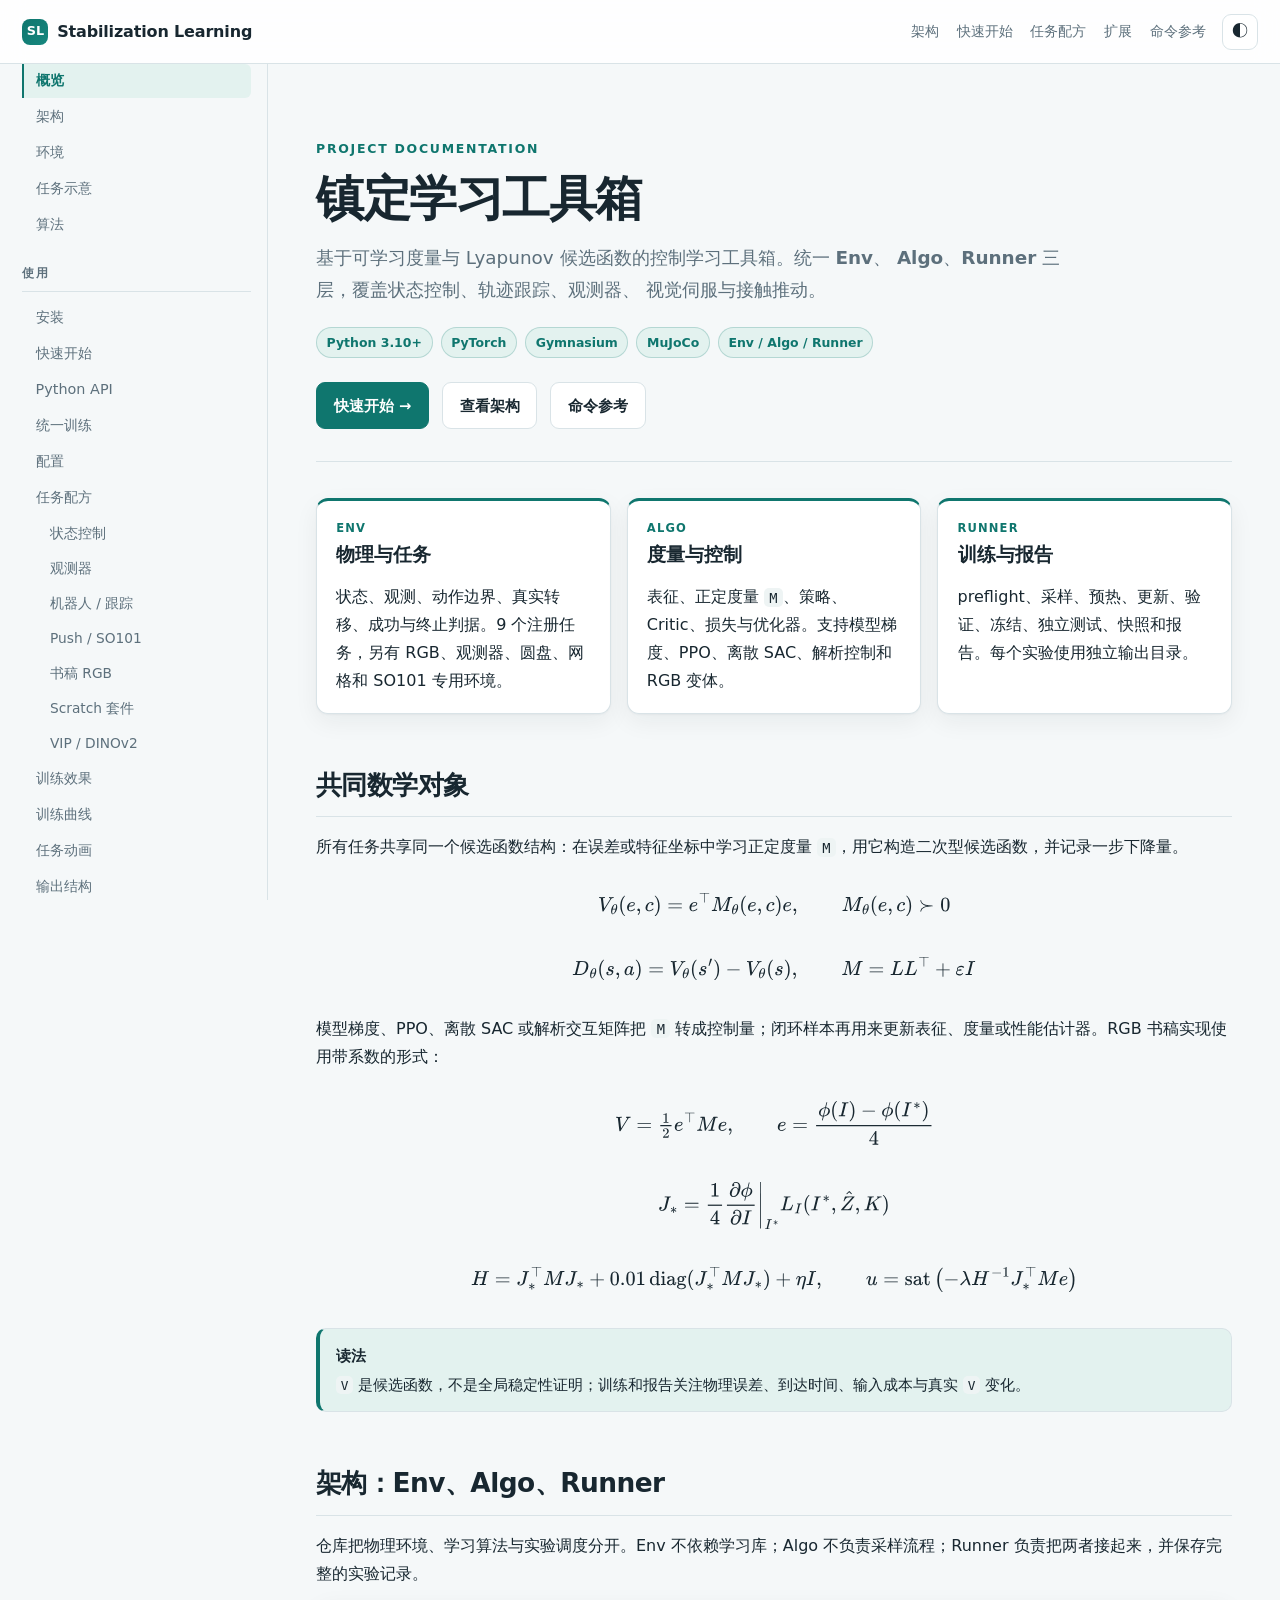
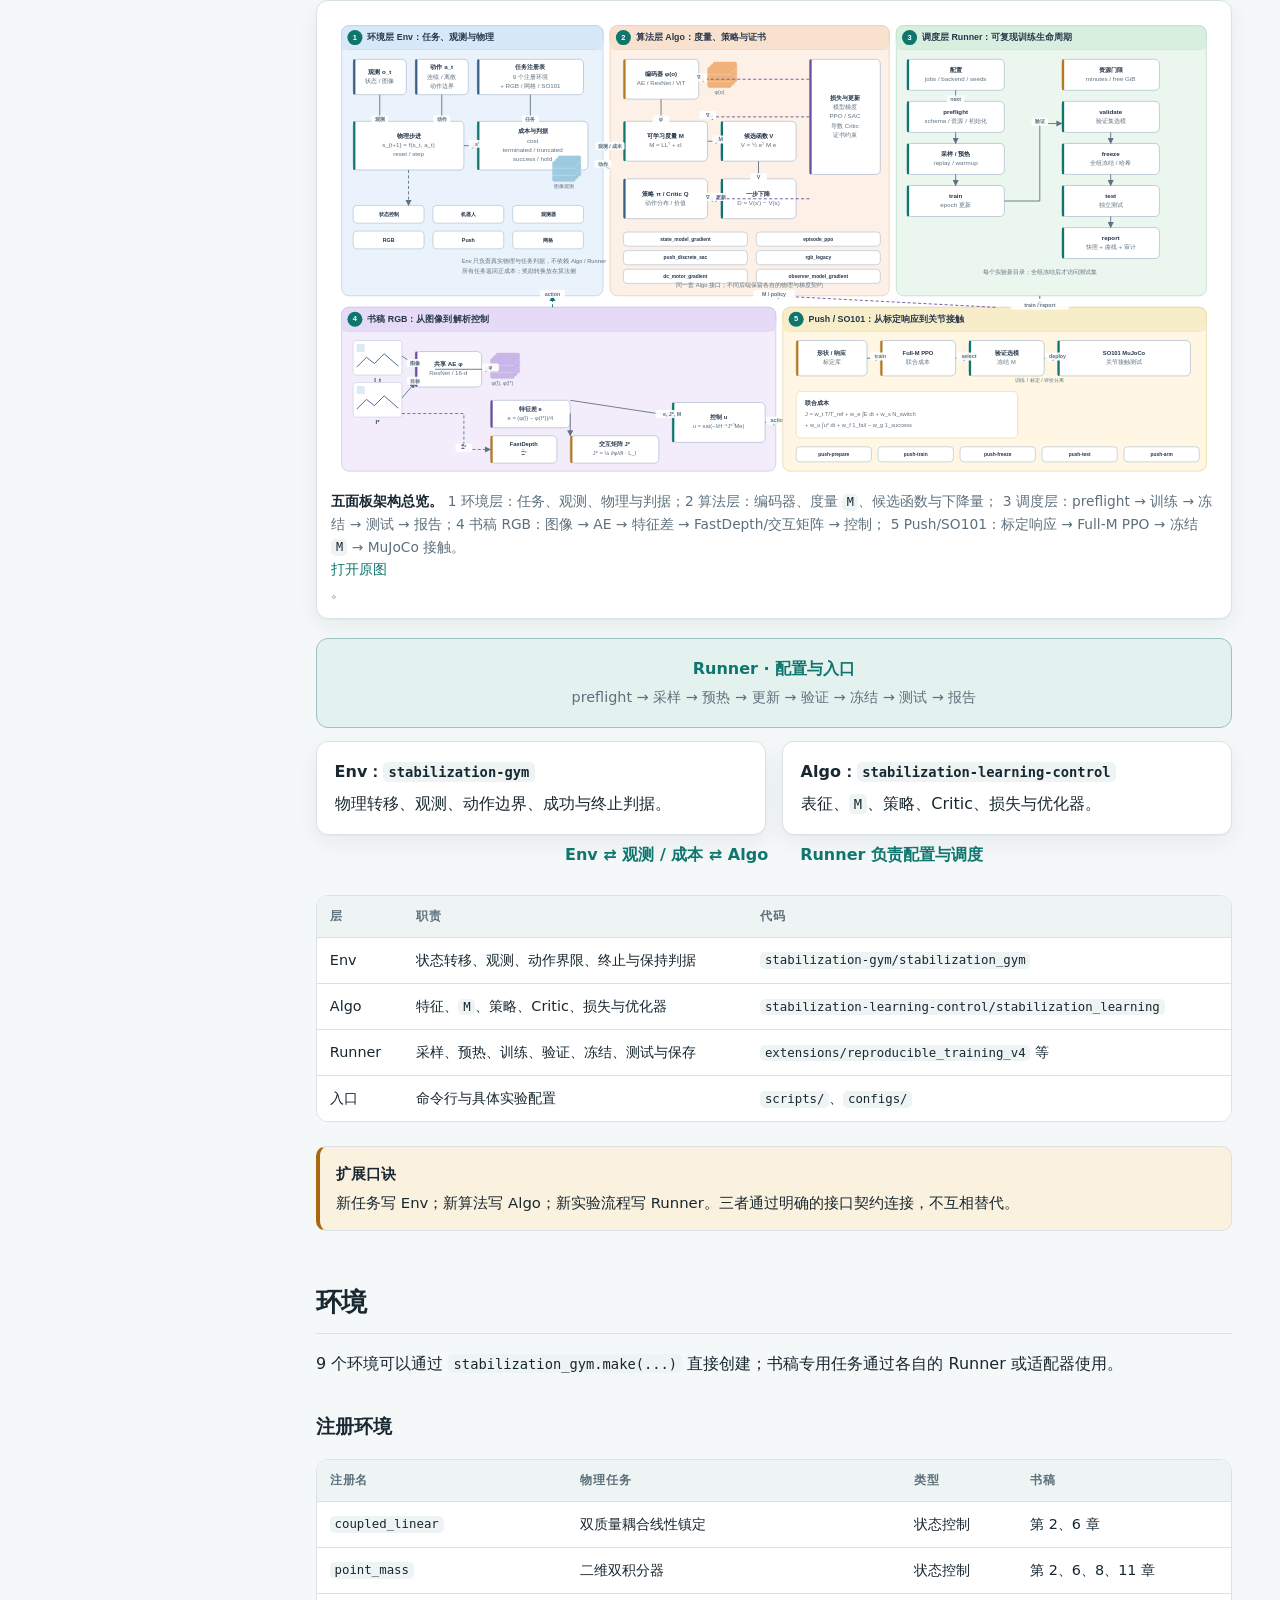
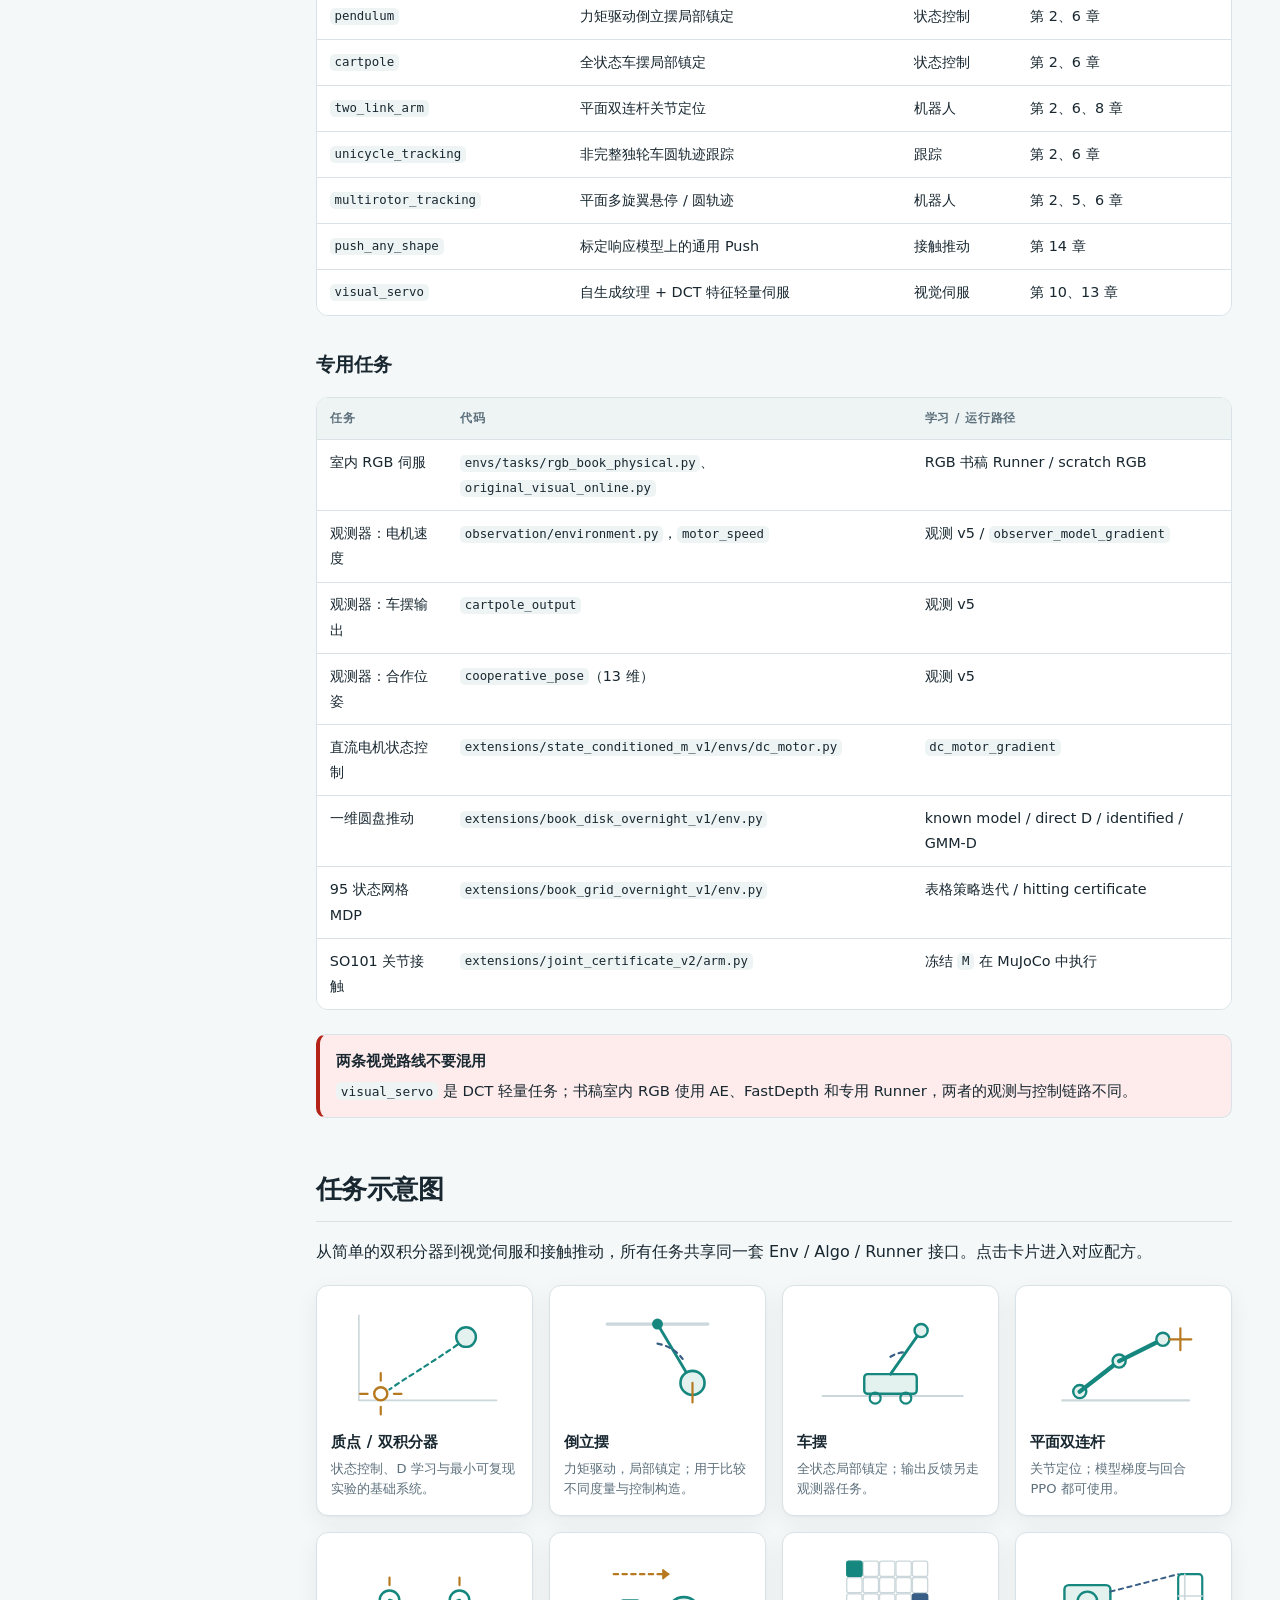
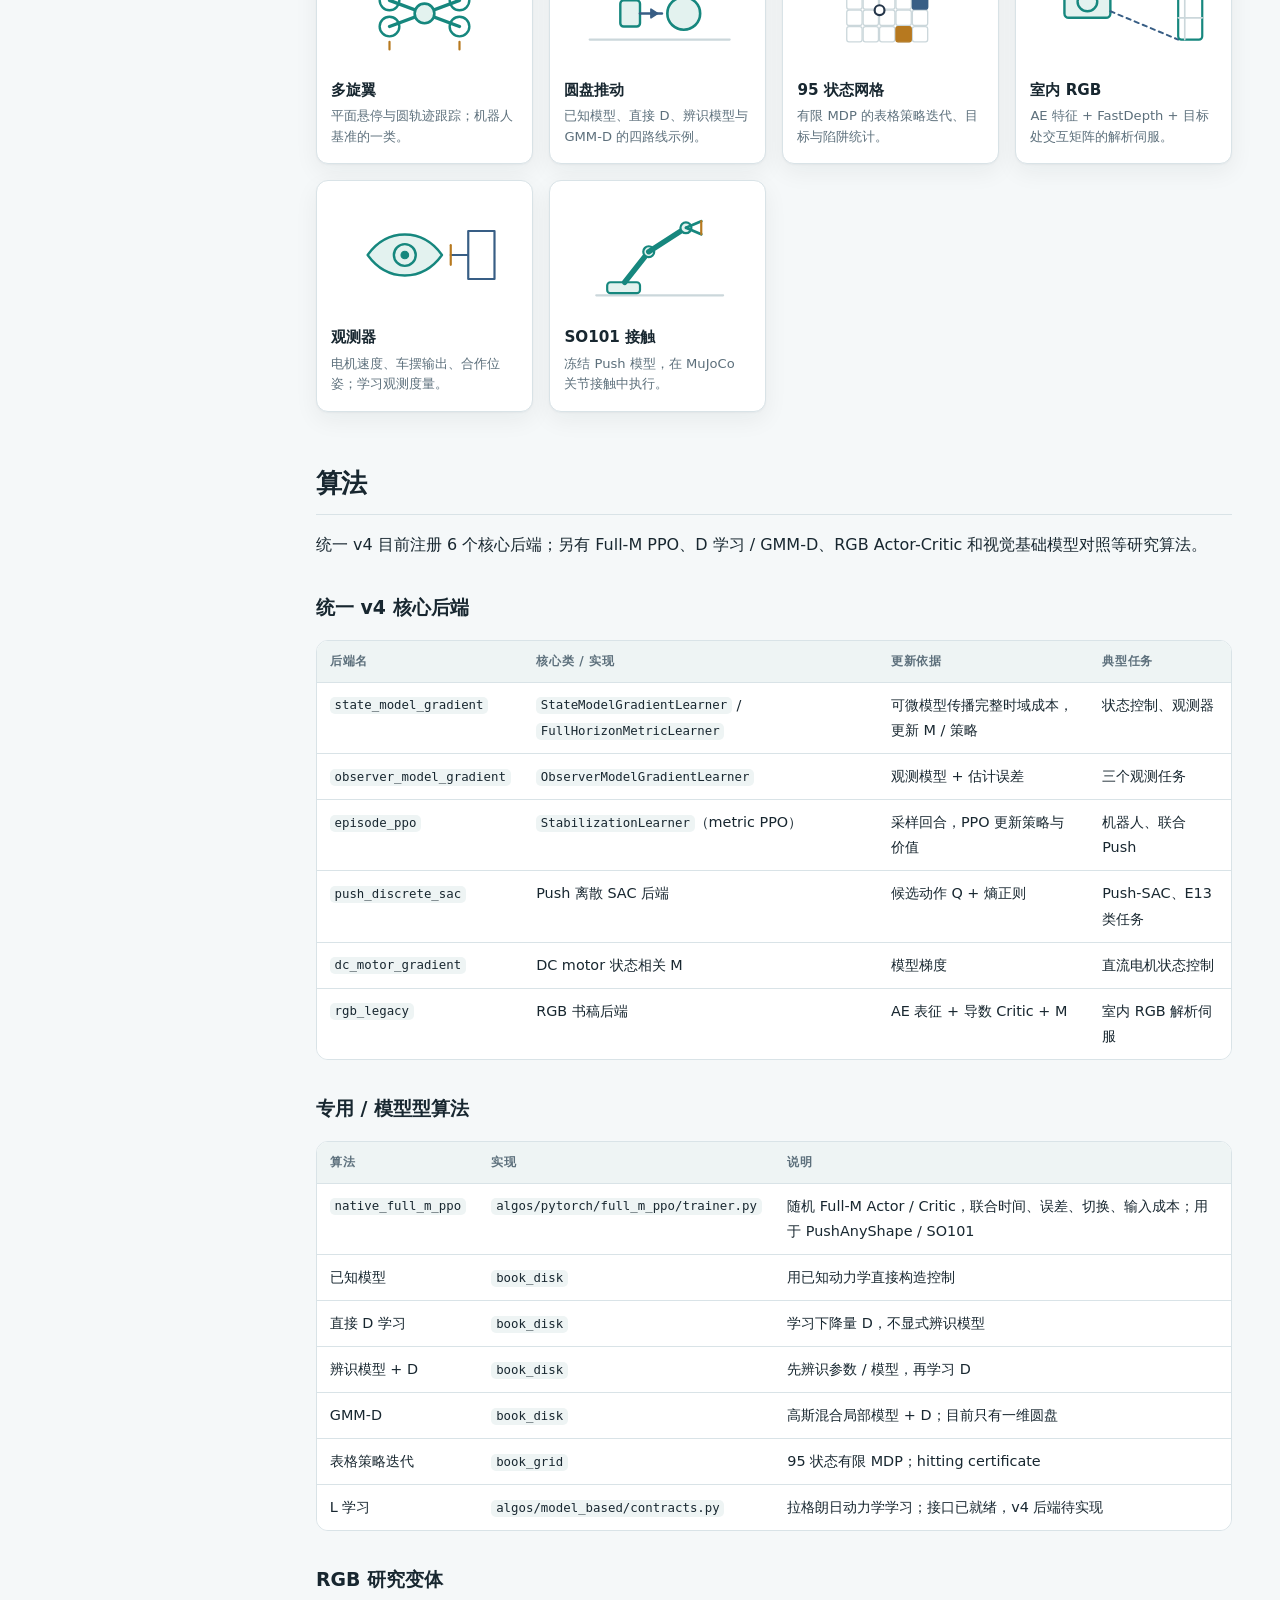
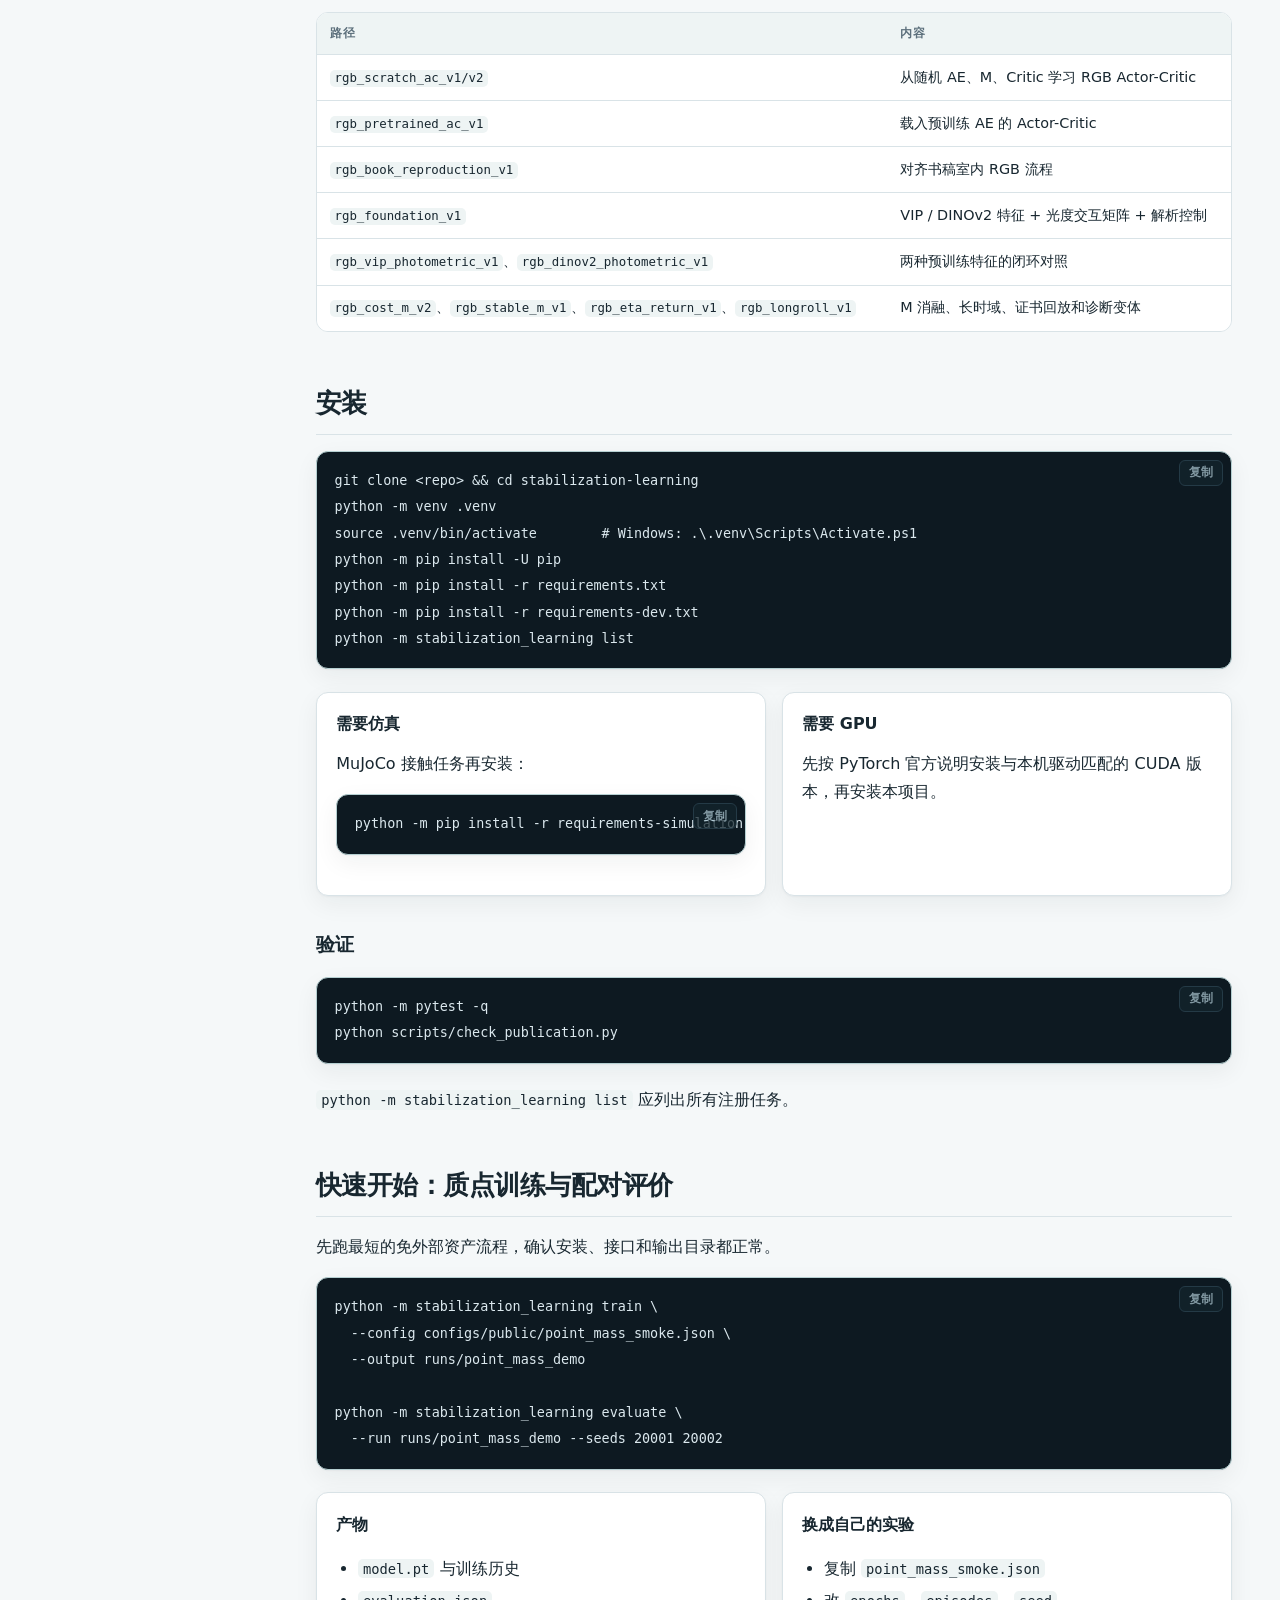
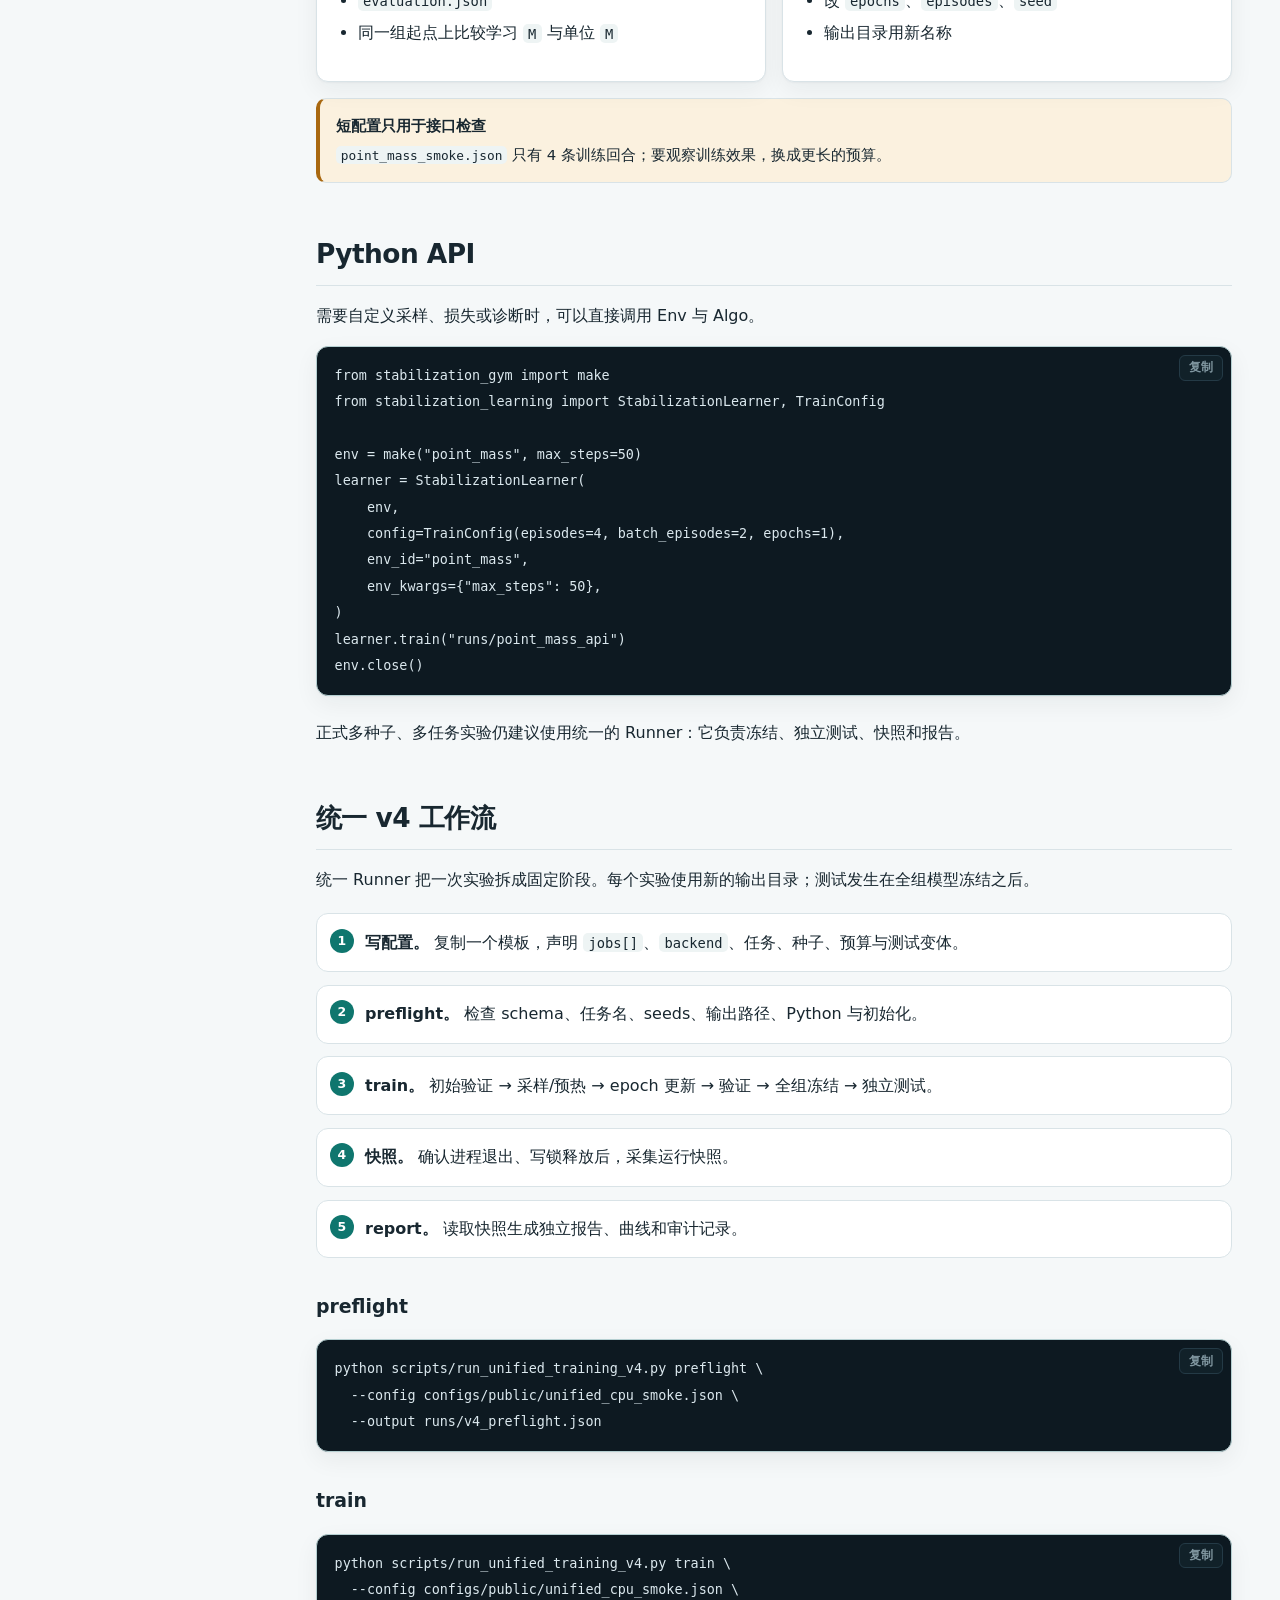
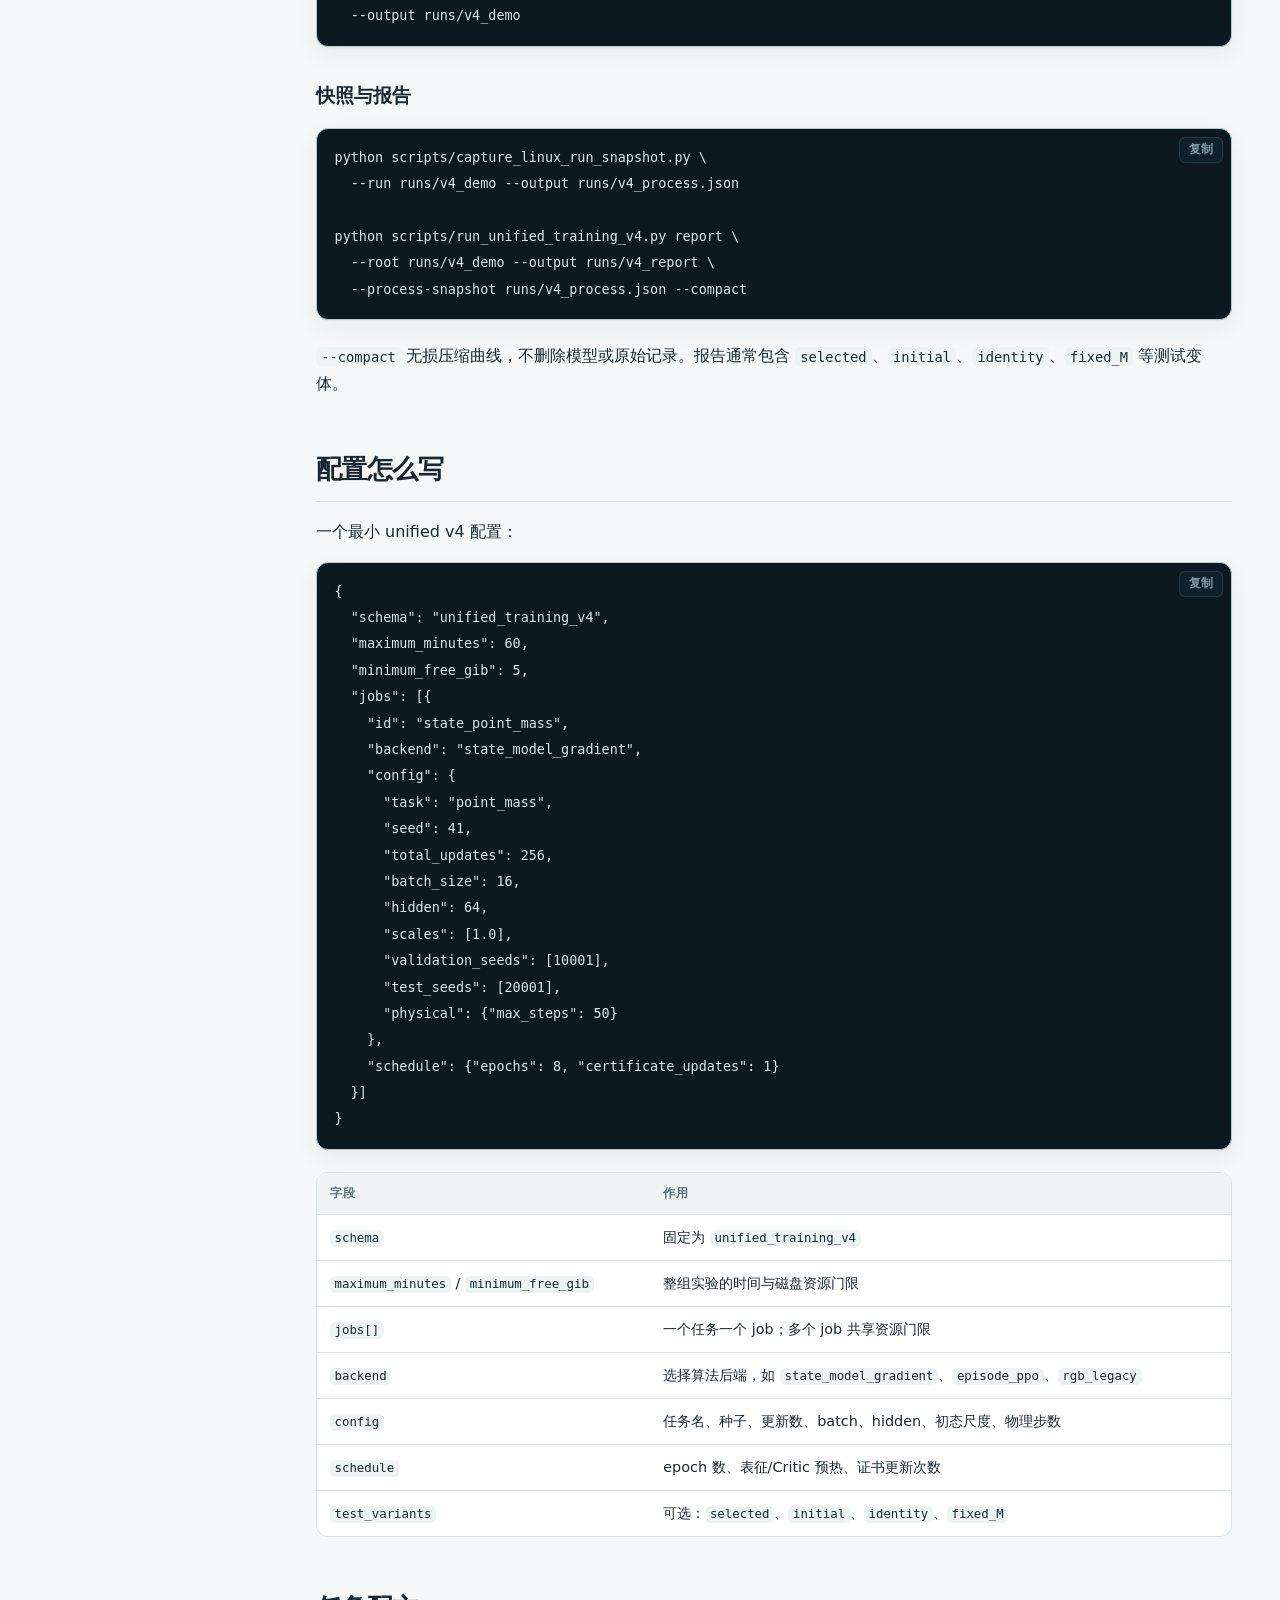
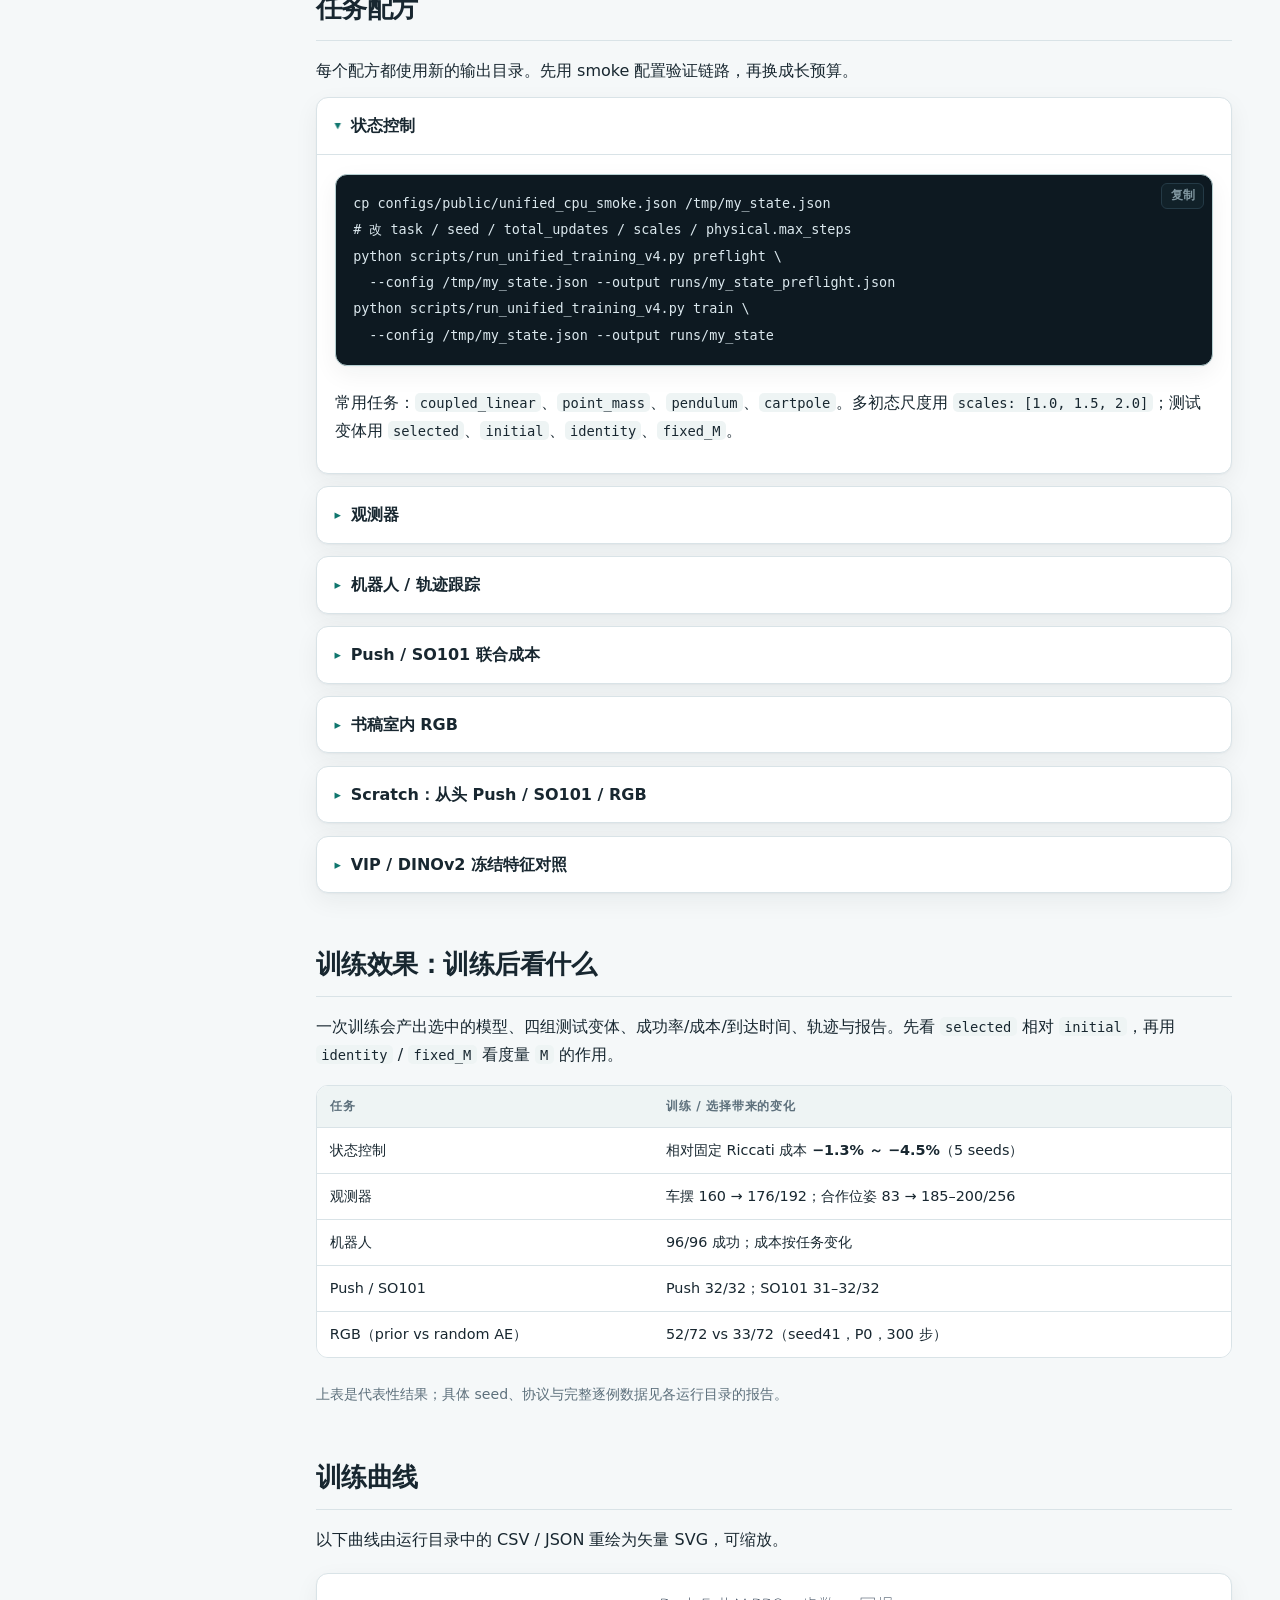
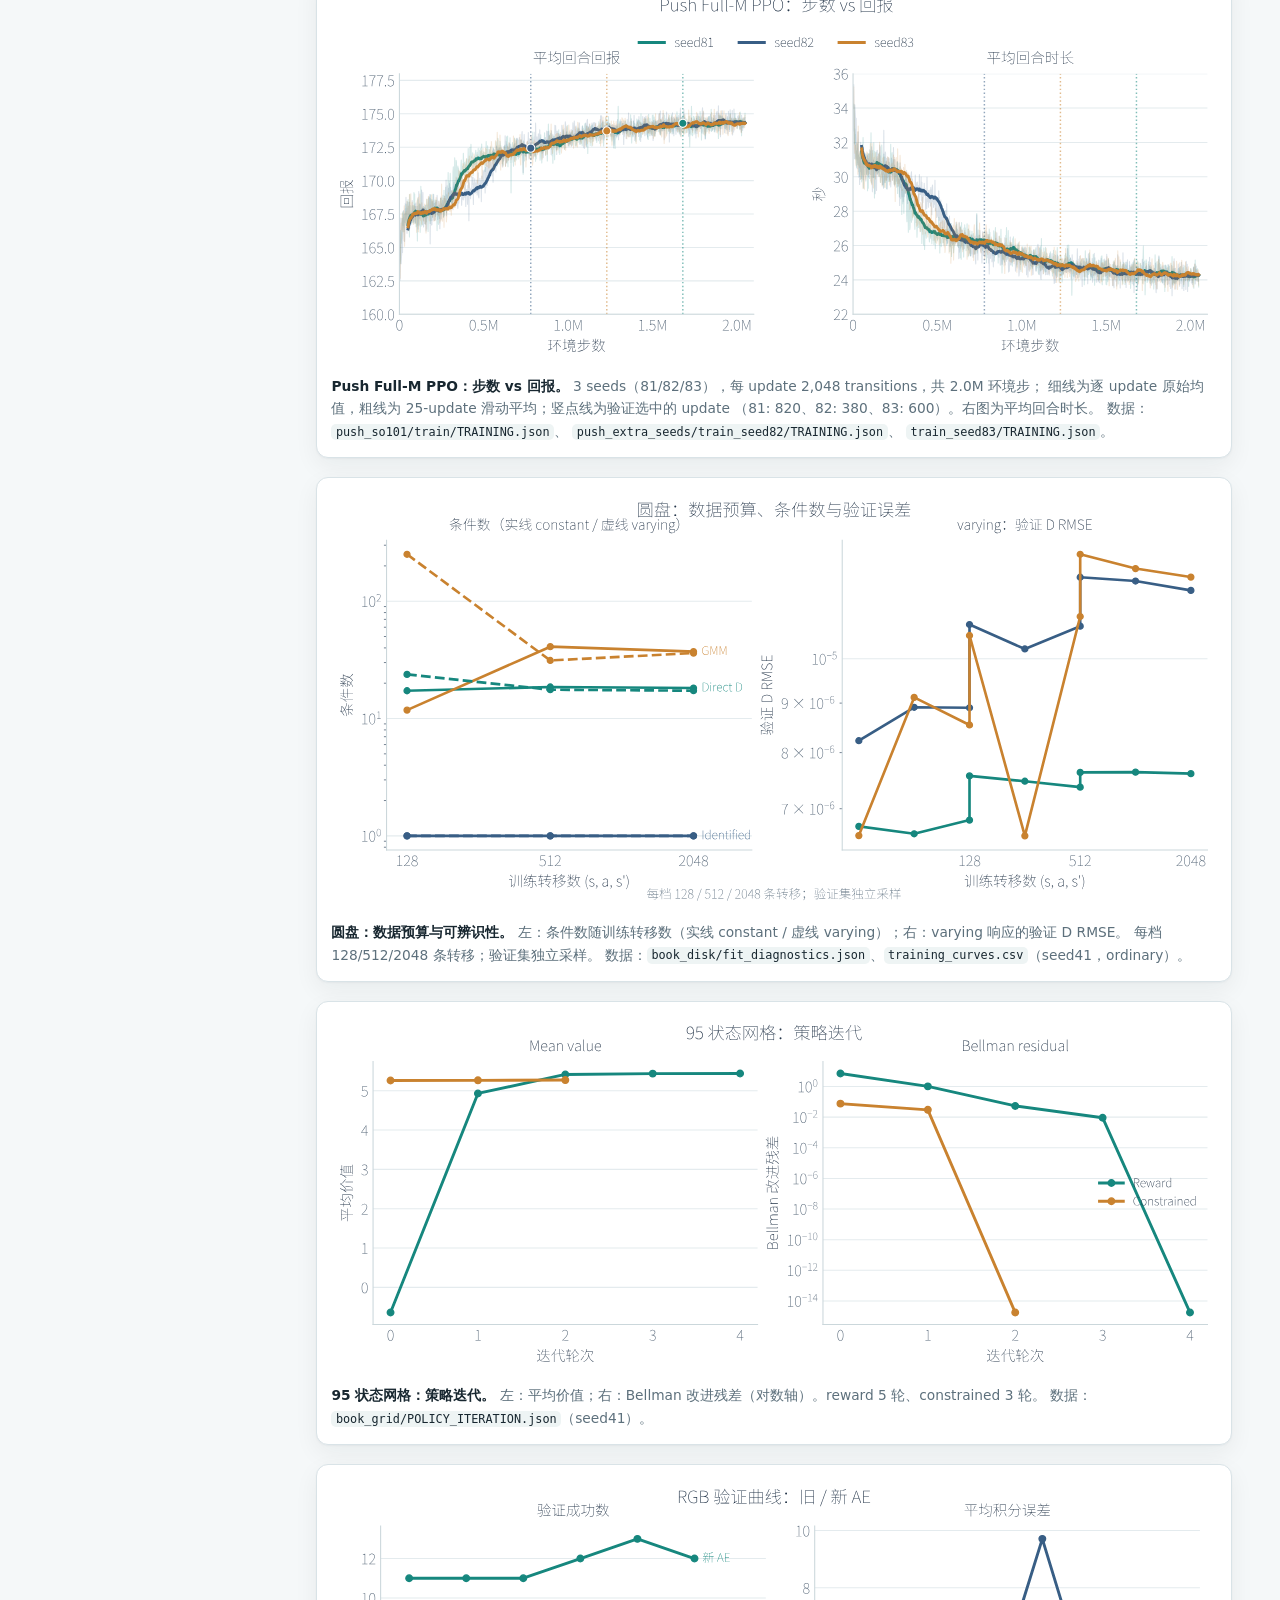
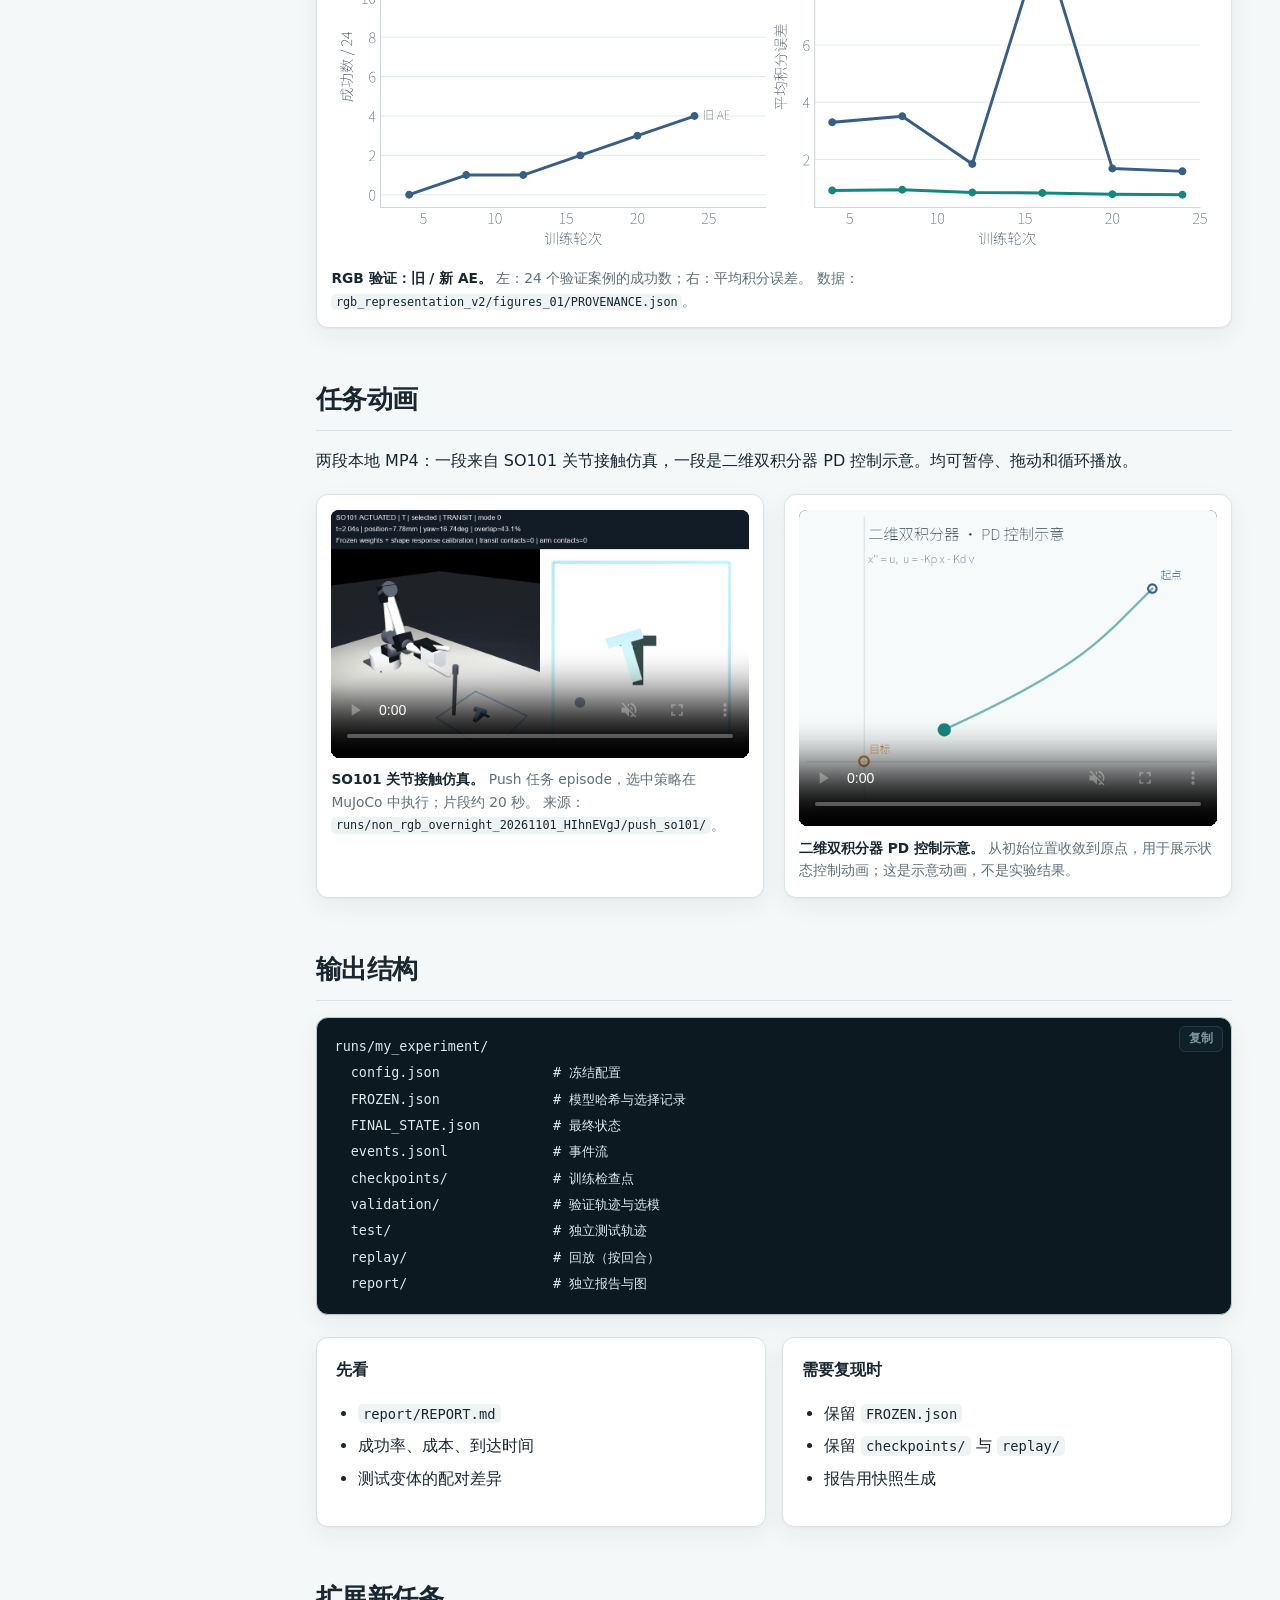
<file: index.html>
<!doctype html>
<html lang="zh-CN" data-theme="light">
<head>
  <meta charset="utf-8">
  <meta name="viewport" content="width=device-width, initial-scale=1">
  <title>镇定学习工具箱 · Stabilization Learning</title>
  <meta name="description" content="基于可学习度量与 Lyapunov 候选函数的控制学习工具箱：Env、Algo、Runner 三层，覆盖状态控制、观测器、视觉伺服与接触推动。">
  <link rel="stylesheet" href="styles.css">
  </head>
<body>
<svg id="MJX-SVG-global-cache" style="display: none;"><defs><path id="MJX-TEX-I-1D449" d="M52 648Q52 670 65 683H76Q118 680 181 680Q299 680 320 683H330Q336 677 336 674T334 656Q329 641 325 637H304Q282 635 274 635Q245 630 242 620Q242 618 271 369T301 118L374 235Q447 352 520 471T595 594Q599 601 599 609Q599 633 555 637Q537 637 537 648Q537 649 539 661Q542 675 545 679T558 683Q560 683 570 683T604 682T668 681Q737 681 755 683H762Q769 676 769 672Q769 655 760 640Q757 637 743 637Q730 636 719 635T698 630T682 623T670 615T660 608T652 599T645 592L452 282Q272 -9 266 -16Q263 -18 259 -21L241 -22H234Q216 -22 216 -15Q213 -9 177 305Q139 623 138 626Q133 637 76 637H59Q52 642 52 648Z"></path><path id="MJX-TEX-I-1D703" d="M35 200Q35 302 74 415T180 610T319 704Q320 704 327 704T339 705Q393 701 423 656Q462 596 462 495Q462 380 417 261T302 66T168 -10H161Q125 -10 99 10T60 63T41 130T35 200ZM383 566Q383 668 330 668Q294 668 260 623T204 521T170 421T157 371Q206 370 254 370L351 371Q352 372 359 404T375 484T383 566ZM113 132Q113 26 166 26Q181 26 198 36T239 74T287 161T335 307L340 324H145Q145 321 136 286T120 208T113 132Z"></path><path id="MJX-TEX-N-28" d="M94 250Q94 319 104 381T127 488T164 576T202 643T244 695T277 729T302 750H315H319Q333 750 333 741Q333 738 316 720T275 667T226 581T184 443T167 250T184 58T225 -81T274 -167T316 -220T333 -241Q333 -250 318 -250H315H302L274 -226Q180 -141 137 -14T94 250Z"></path><path id="MJX-TEX-I-1D452" d="M39 168Q39 225 58 272T107 350T174 402T244 433T307 442H310Q355 442 388 420T421 355Q421 265 310 237Q261 224 176 223Q139 223 138 221Q138 219 132 186T125 128Q125 81 146 54T209 26T302 45T394 111Q403 121 406 121Q410 121 419 112T429 98T420 82T390 55T344 24T281 -1T205 -11Q126 -11 83 42T39 168ZM373 353Q367 405 305 405Q272 405 244 391T199 357T170 316T154 280T149 261Q149 260 169 260Q282 260 327 284T373 353Z"></path><path id="MJX-TEX-N-2C" d="M78 35T78 60T94 103T137 121Q165 121 187 96T210 8Q210 -27 201 -60T180 -117T154 -158T130 -185T117 -194Q113 -194 104 -185T95 -172Q95 -168 106 -156T131 -126T157 -76T173 -3V9L172 8Q170 7 167 6T161 3T152 1T140 0Q113 0 96 17Z"></path><path id="MJX-TEX-I-1D450" d="M34 159Q34 268 120 355T306 442Q362 442 394 418T427 355Q427 326 408 306T360 285Q341 285 330 295T319 325T330 359T352 380T366 386H367Q367 388 361 392T340 400T306 404Q276 404 249 390Q228 381 206 359Q162 315 142 235T121 119Q121 73 147 50Q169 26 205 26H209Q321 26 394 111Q403 121 406 121Q410 121 419 112T429 98T420 83T391 55T346 25T282 0T202 -11Q127 -11 81 37T34 159Z"></path><path id="MJX-TEX-N-29" d="M60 749L64 750Q69 750 74 750H86L114 726Q208 641 251 514T294 250Q294 182 284 119T261 12T224 -76T186 -143T145 -194T113 -227T90 -246Q87 -249 86 -250H74Q66 -250 63 -250T58 -247T55 -238Q56 -237 66 -225Q221 -64 221 250T66 725Q56 737 55 738Q55 746 60 749Z"></path><path id="MJX-TEX-N-3D" d="M56 347Q56 360 70 367H707Q722 359 722 347Q722 336 708 328L390 327H72Q56 332 56 347ZM56 153Q56 168 72 173H708Q722 163 722 153Q722 140 707 133H70Q56 140 56 153Z"></path><path id="MJX-TEX-N-22A4" d="M55 642T55 648T59 659T66 666T71 668H708Q723 660 723 648T708 628H409V15Q402 2 391 0Q387 0 384 1T379 3T375 6T373 9T371 13T369 16V628H71Q70 628 67 630T59 637Z"></path><path id="MJX-TEX-I-1D440" d="M289 629Q289 635 232 637Q208 637 201 638T194 648Q194 649 196 659Q197 662 198 666T199 671T201 676T203 679T207 681T212 683T220 683T232 684Q238 684 262 684T307 683Q386 683 398 683T414 678Q415 674 451 396L487 117L510 154Q534 190 574 254T662 394Q837 673 839 675Q840 676 842 678T846 681L852 683H948Q965 683 988 683T1017 684Q1051 684 1051 673Q1051 668 1048 656T1045 643Q1041 637 1008 637Q968 636 957 634T939 623Q936 618 867 340T797 59Q797 55 798 54T805 50T822 48T855 46H886Q892 37 892 35Q892 19 885 5Q880 0 869 0Q864 0 828 1T736 2Q675 2 644 2T609 1Q592 1 592 11Q592 13 594 25Q598 41 602 43T625 46Q652 46 685 49Q699 52 704 61Q706 65 742 207T813 490T848 631L654 322Q458 10 453 5Q451 4 449 3Q444 0 433 0Q418 0 415 7Q413 11 374 317L335 624L267 354Q200 88 200 79Q206 46 272 46H282Q288 41 289 37T286 19Q282 3 278 1Q274 0 267 0Q265 0 255 0T221 1T157 2Q127 2 95 1T58 0Q43 0 39 2T35 11Q35 13 38 25T43 40Q45 46 65 46Q135 46 154 86Q158 92 223 354T289 629Z"></path><path id="MJX-TEX-N-227B" d="M84 517Q84 539 102 539Q115 539 119 529T125 503T137 459T171 404Q277 275 640 269H661Q694 269 694 249T661 229H640Q526 227 439 214T283 173T173 98T124 -17Q118 -41 103 -41Q83 -41 83 -17Q88 29 105 67T151 132T208 178T277 212T342 233T404 249Q401 250 380 254T345 263T302 276T245 299Q125 358 92 468Q84 502 84 517Z"></path><path id="MJX-TEX-N-30" d="M96 585Q152 666 249 666Q297 666 345 640T423 548Q460 465 460 320Q460 165 417 83Q397 41 362 16T301 -15T250 -22Q224 -22 198 -16T137 16T82 83Q39 165 39 320Q39 494 96 585ZM321 597Q291 629 250 629Q208 629 178 597Q153 571 145 525T137 333Q137 175 145 125T181 46Q209 16 250 16Q290 16 318 46Q347 76 354 130T362 333Q362 478 354 524T321 597Z"></path><path id="MJX-TEX-I-1D437" d="M287 628Q287 635 230 637Q207 637 200 638T193 647Q193 655 197 667T204 682Q206 683 403 683Q570 682 590 682T630 676Q702 659 752 597T803 431Q803 275 696 151T444 3L430 1L236 0H125H72Q48 0 41 2T33 11Q33 13 36 25Q40 41 44 43T67 46Q94 46 127 49Q141 52 146 61Q149 65 218 339T287 628ZM703 469Q703 507 692 537T666 584T629 613T590 629T555 636Q553 636 541 636T512 636T479 637H436Q392 637 386 627Q384 623 313 339T242 52Q242 48 253 48T330 47Q335 47 349 47T373 46Q499 46 581 128Q617 164 640 212T683 339T703 469Z"></path><path id="MJX-TEX-I-1D460" d="M131 289Q131 321 147 354T203 415T300 442Q362 442 390 415T419 355Q419 323 402 308T364 292Q351 292 340 300T328 326Q328 342 337 354T354 372T367 378Q368 378 368 379Q368 382 361 388T336 399T297 405Q249 405 227 379T204 326Q204 301 223 291T278 274T330 259Q396 230 396 163Q396 135 385 107T352 51T289 7T195 -10Q118 -10 86 19T53 87Q53 126 74 143T118 160Q133 160 146 151T160 120Q160 94 142 76T111 58Q109 57 108 57T107 55Q108 52 115 47T146 34T201 27Q237 27 263 38T301 66T318 97T323 122Q323 150 302 164T254 181T195 196T148 231Q131 256 131 289Z"></path><path id="MJX-TEX-I-1D44E" d="M33 157Q33 258 109 349T280 441Q331 441 370 392Q386 422 416 422Q429 422 439 414T449 394Q449 381 412 234T374 68Q374 43 381 35T402 26Q411 27 422 35Q443 55 463 131Q469 151 473 152Q475 153 483 153H487Q506 153 506 144Q506 138 501 117T481 63T449 13Q436 0 417 -8Q409 -10 393 -10Q359 -10 336 5T306 36L300 51Q299 52 296 50Q294 48 292 46Q233 -10 172 -10Q117 -10 75 30T33 157ZM351 328Q351 334 346 350T323 385T277 405Q242 405 210 374T160 293Q131 214 119 129Q119 126 119 118T118 106Q118 61 136 44T179 26Q217 26 254 59T298 110Q300 114 325 217T351 328Z"></path><path id="MJX-TEX-V-2032" d="M79 43Q73 43 52 49T30 61Q30 68 85 293T146 528Q161 560 198 560Q218 560 240 545T262 501Q262 496 260 486Q259 479 173 263T84 45T79 43Z"></path><path id="MJX-TEX-N-2212" d="M84 237T84 250T98 270H679Q694 262 694 250T679 230H98Q84 237 84 250Z"></path><path id="MJX-TEX-I-1D43F" d="M228 637Q194 637 192 641Q191 643 191 649Q191 673 202 682Q204 683 217 683Q271 680 344 680Q485 680 506 683H518Q524 677 524 674T522 656Q517 641 513 637H475Q406 636 394 628Q387 624 380 600T313 336Q297 271 279 198T252 88L243 52Q243 48 252 48T311 46H328Q360 46 379 47T428 54T478 72T522 106T564 161Q580 191 594 228T611 270Q616 273 628 273H641Q647 264 647 262T627 203T583 83T557 9Q555 4 553 3T537 0T494 -1Q483 -1 418 -1T294 0H116Q32 0 32 10Q32 17 34 24Q39 43 44 45Q48 46 59 46H65Q92 46 125 49Q139 52 144 61Q147 65 216 339T285 628Q285 635 228 637Z"></path><path id="MJX-TEX-N-2B" d="M56 237T56 250T70 270H369V420L370 570Q380 583 389 583Q402 583 409 568V270H707Q722 262 722 250T707 230H409V-68Q401 -82 391 -82H389H387Q375 -82 369 -68V230H70Q56 237 56 250Z"></path><path id="MJX-TEX-I-1D700" d="M190 -22Q124 -22 76 11T27 107Q27 174 97 232L107 239L99 248Q76 273 76 304Q76 364 144 408T290 452H302Q360 452 405 421Q428 405 428 392Q428 381 417 369T391 356Q382 356 371 365T338 383T283 392Q217 392 167 368T116 308Q116 289 133 272Q142 263 145 262T157 264Q188 278 238 278H243Q308 278 308 247Q308 206 223 206Q177 206 142 219L132 212Q68 169 68 112Q68 39 201 39Q253 39 286 49T328 72T345 94T362 105Q376 103 376 88Q376 79 365 62T334 26T275 -8T190 -22Z"></path><path id="MJX-TEX-I-1D43C" d="M43 1Q26 1 26 10Q26 12 29 24Q34 43 39 45Q42 46 54 46H60Q120 46 136 53Q137 53 138 54Q143 56 149 77T198 273Q210 318 216 344Q286 624 286 626Q284 630 284 631Q274 637 213 637H193Q184 643 189 662Q193 677 195 680T209 683H213Q285 681 359 681Q481 681 487 683H497Q504 676 504 672T501 655T494 639Q491 637 471 637Q440 637 407 634Q393 631 388 623Q381 609 337 432Q326 385 315 341Q245 65 245 59Q245 52 255 50T307 46H339Q345 38 345 37T342 19Q338 6 332 0H316Q279 2 179 2Q143 2 113 2T65 2T43 1Z"></path><path id="MJX-TEX-N-31" d="M213 578L200 573Q186 568 160 563T102 556H83V602H102Q149 604 189 617T245 641T273 663Q275 666 285 666Q294 666 302 660V361L303 61Q310 54 315 52T339 48T401 46H427V0H416Q395 3 257 3Q121 3 100 0H88V46H114Q136 46 152 46T177 47T193 50T201 52T207 57T213 61V578Z"></path><path id="MJX-TEX-N-32" d="M109 429Q82 429 66 447T50 491Q50 562 103 614T235 666Q326 666 387 610T449 465Q449 422 429 383T381 315T301 241Q265 210 201 149L142 93L218 92Q375 92 385 97Q392 99 409 186V189H449V186Q448 183 436 95T421 3V0H50V19V31Q50 38 56 46T86 81Q115 113 136 137Q145 147 170 174T204 211T233 244T261 278T284 308T305 340T320 369T333 401T340 431T343 464Q343 527 309 573T212 619Q179 619 154 602T119 569T109 550Q109 549 114 549Q132 549 151 535T170 489Q170 464 154 447T109 429Z"></path><path id="MJX-TEX-I-1D719" d="M409 688Q413 694 421 694H429H442Q448 688 448 686Q448 679 418 563Q411 535 404 504T392 458L388 442Q388 441 397 441T429 435T477 418Q521 397 550 357T579 260T548 151T471 65T374 11T279 -10H275L251 -105Q245 -128 238 -160Q230 -192 227 -198T215 -205H209Q189 -205 189 -198Q189 -193 211 -103L234 -11Q234 -10 226 -10Q221 -10 206 -8T161 6T107 36T62 89T43 171Q43 231 76 284T157 370T254 422T342 441Q347 441 348 445L378 567Q409 686 409 688ZM122 150Q122 116 134 91T167 53T203 35T237 27H244L337 404Q333 404 326 403T297 395T255 379T211 350T170 304Q152 276 137 237Q122 191 122 150ZM500 282Q500 320 484 347T444 385T405 400T381 404H378L332 217L284 29Q284 27 285 27Q293 27 317 33T357 47Q400 66 431 100T475 170T494 234T500 282Z"></path><path id="MJX-TEX-N-2217" d="M229 286Q216 420 216 436Q216 454 240 464Q241 464 245 464T251 465Q263 464 273 456T283 436Q283 419 277 356T270 286L328 328Q384 369 389 372T399 375Q412 375 423 365T435 338Q435 325 425 315Q420 312 357 282T289 250L355 219L425 184Q434 175 434 161Q434 146 425 136T401 125Q393 125 383 131T328 171L270 213Q283 79 283 63Q283 53 276 44T250 35Q231 35 224 44T216 63Q216 80 222 143T229 213L171 171Q115 130 110 127Q106 124 100 124Q87 124 76 134T64 161Q64 166 64 169T67 175T72 181T81 188T94 195T113 204T138 215T170 230T210 250L74 315Q65 324 65 338Q65 353 74 363T98 374Q106 374 116 368T171 328L229 286Z"></path><path id="MJX-TEX-N-34" d="M462 0Q444 3 333 3Q217 3 199 0H190V46H221Q241 46 248 46T265 48T279 53T286 61Q287 63 287 115V165H28V211L179 442Q332 674 334 675Q336 677 355 677H373L379 671V211H471V165H379V114Q379 73 379 66T385 54Q393 47 442 46H471V0H462ZM293 211V545L74 212L183 211H293Z"></path><path id="MJX-TEX-I-1D43D" d="M447 625Q447 637 354 637H329Q323 642 323 645T325 664Q329 677 335 683H352Q393 681 498 681Q541 681 568 681T605 682T619 682Q633 682 633 672Q633 670 630 658Q626 642 623 640T604 637Q552 637 545 623Q541 610 483 376Q420 128 419 127Q397 64 333 21T195 -22Q137 -22 97 8T57 88Q57 130 80 152T132 174Q177 174 182 130Q182 98 164 80T123 56Q115 54 115 53T122 44Q148 15 197 15Q235 15 271 47T324 130Q328 142 387 380T447 625Z"></path><path id="MJX-TEX-I-1D715" d="M202 508Q179 508 169 520T158 547Q158 557 164 577T185 624T230 675T301 710L333 715H345Q378 715 384 714Q447 703 489 661T549 568T566 457Q566 362 519 240T402 53Q321 -22 223 -22Q123 -22 73 56Q42 102 42 148V159Q42 276 129 370T322 465Q383 465 414 434T455 367L458 378Q478 461 478 515Q478 603 437 639T344 676Q266 676 223 612Q264 606 264 572Q264 547 246 528T202 508ZM430 306Q430 372 401 400T333 428Q270 428 222 382Q197 354 183 323T150 221Q132 149 132 116Q132 21 232 21Q244 21 250 22Q327 35 374 112Q389 137 409 196T430 306Z"></path><path id="MJX-TEX-S4-2223" d="M139 -249H137Q125 -249 119 -235V251L120 737Q130 750 139 750Q152 750 159 735V-235Q151 -249 141 -249H139Z"></path><path id="MJX-TEX-I-1D44D" d="M58 8Q58 23 64 35Q64 36 329 334T596 635L586 637Q575 637 512 637H500H476Q442 637 420 635T365 624T311 598T266 548T228 469Q227 466 226 463T224 458T223 453T222 450L221 448Q218 443 202 443Q185 443 182 453L214 561Q228 606 241 651Q249 679 253 681Q256 683 487 683H718Q723 678 723 675Q723 673 717 649Q189 54 188 52L185 49H274Q369 50 377 51Q452 60 500 100T579 247Q587 272 590 277T603 282H607Q628 282 628 271Q547 5 541 2Q538 0 300 0H124Q58 0 58 8Z"></path><path id="MJX-TEX-N-5E" d="M112 560L249 694L257 686Q387 562 387 560L361 531Q359 532 303 581L250 627L195 580Q182 569 169 557T148 538L140 532Q138 530 125 546L112 560Z"></path><path id="MJX-TEX-I-1D43E" d="M285 628Q285 635 228 637Q205 637 198 638T191 647Q191 649 193 661Q199 681 203 682Q205 683 214 683H219Q260 681 355 681Q389 681 418 681T463 682T483 682Q500 682 500 674Q500 669 497 660Q496 658 496 654T495 648T493 644T490 641T486 639T479 638T470 637T456 637Q416 636 405 634T387 623L306 305Q307 305 490 449T678 597Q692 611 692 620Q692 635 667 637Q651 637 651 648Q651 650 654 662T659 677Q662 682 676 682Q680 682 711 681T791 680Q814 680 839 681T869 682Q889 682 889 672Q889 650 881 642Q878 637 862 637Q787 632 726 586Q710 576 656 534T556 455L509 418L518 396Q527 374 546 329T581 244Q656 67 661 61Q663 59 666 57Q680 47 717 46H738Q744 38 744 37T741 19Q737 6 731 0H720Q680 3 625 3Q503 3 488 0H478Q472 6 472 9T474 27Q478 40 480 43T491 46H494Q544 46 544 71Q544 75 517 141T485 216L427 354L359 301L291 248L268 155Q245 63 245 58Q245 51 253 49T303 46H334Q340 37 340 35Q340 19 333 5Q328 0 317 0Q314 0 280 1T180 2Q118 2 85 2T49 1Q31 1 31 11Q31 13 34 25Q38 41 42 43T65 46Q92 46 125 49Q139 52 144 61Q147 65 216 339T285 628Z"></path><path id="MJX-TEX-I-1D43B" d="M228 637Q194 637 192 641Q191 643 191 649Q191 673 202 682Q204 683 219 683Q260 681 355 681Q389 681 418 681T463 682T483 682Q499 682 499 672Q499 670 497 658Q492 641 487 638H485Q483 638 480 638T473 638T464 637T455 637Q416 636 405 634T387 623Q384 619 355 500Q348 474 340 442T328 395L324 380Q324 378 469 378H614L615 381Q615 384 646 504Q674 619 674 627T617 637Q594 637 587 639T580 648Q580 650 582 660Q586 677 588 679T604 682Q609 682 646 681T740 680Q802 680 835 681T871 682Q888 682 888 672Q888 645 876 638H874Q872 638 869 638T862 638T853 637T844 637Q805 636 794 634T776 623Q773 618 704 340T634 58Q634 51 638 51Q646 48 692 46H723Q729 38 729 37T726 19Q722 6 716 0H701Q664 2 567 2Q533 2 504 2T458 2T437 1Q420 1 420 10Q420 15 423 24Q428 43 433 45Q437 46 448 46H454Q481 46 514 49Q520 50 522 50T528 55T534 64T540 82T547 110T558 153Q565 181 569 198Q602 330 602 331T457 332H312L279 197Q245 63 245 58Q245 51 253 49T303 46H334Q340 38 340 37T337 19Q333 6 327 0H312Q275 2 178 2Q144 2 115 2T69 2T48 1Q31 1 31 10Q31 12 34 24Q39 43 44 45Q48 46 59 46H65Q92 46 125 49Q139 52 144 61Q147 65 216 339T285 628Q285 635 228 637Z"></path><path id="MJX-TEX-N-2E" d="M78 60Q78 84 95 102T138 120Q162 120 180 104T199 61Q199 36 182 18T139 0T96 17T78 60Z"></path><path id="MJX-TEX-N-64" d="M376 495Q376 511 376 535T377 568Q377 613 367 624T316 637H298V660Q298 683 300 683L310 684Q320 685 339 686T376 688Q393 689 413 690T443 693T454 694H457V390Q457 84 458 81Q461 61 472 55T517 46H535V0Q533 0 459 -5T380 -11H373V44L365 37Q307 -11 235 -11Q158 -11 96 50T34 215Q34 315 97 378T244 442Q319 442 376 393V495ZM373 342Q328 405 260 405Q211 405 173 369Q146 341 139 305T131 211Q131 155 138 120T173 59Q203 26 251 26Q322 26 373 103V342Z"></path><path id="MJX-TEX-N-69" d="M69 609Q69 637 87 653T131 669Q154 667 171 652T188 609Q188 579 171 564T129 549Q104 549 87 564T69 609ZM247 0Q232 3 143 3Q132 3 106 3T56 1L34 0H26V46H42Q70 46 91 49Q100 53 102 60T104 102V205V293Q104 345 102 359T88 378Q74 385 41 385H30V408Q30 431 32 431L42 432Q52 433 70 434T106 436Q123 437 142 438T171 441T182 442H185V62Q190 52 197 50T232 46H255V0H247Z"></path><path id="MJX-TEX-N-61" d="M137 305T115 305T78 320T63 359Q63 394 97 421T218 448Q291 448 336 416T396 340Q401 326 401 309T402 194V124Q402 76 407 58T428 40Q443 40 448 56T453 109V145H493V106Q492 66 490 59Q481 29 455 12T400 -6T353 12T329 54V58L327 55Q325 52 322 49T314 40T302 29T287 17T269 6T247 -2T221 -8T190 -11Q130 -11 82 20T34 107Q34 128 41 147T68 188T116 225T194 253T304 268H318V290Q318 324 312 340Q290 411 215 411Q197 411 181 410T156 406T148 403Q170 388 170 359Q170 334 154 320ZM126 106Q126 75 150 51T209 26Q247 26 276 49T315 109Q317 116 318 175Q318 233 317 233Q309 233 296 232T251 223T193 203T147 166T126 106Z"></path><path id="MJX-TEX-N-67" d="M329 409Q373 453 429 453Q459 453 472 434T485 396Q485 382 476 371T449 360Q416 360 412 390Q410 404 415 411Q415 412 416 414V415Q388 412 363 393Q355 388 355 386Q355 385 359 381T368 369T379 351T388 325T392 292Q392 230 343 187T222 143Q172 143 123 171Q112 153 112 133Q112 98 138 81Q147 75 155 75T227 73Q311 72 335 67Q396 58 431 26Q470 -13 470 -72Q470 -139 392 -175Q332 -206 250 -206Q167 -206 107 -175Q29 -140 29 -75Q29 -39 50 -15T92 18L103 24Q67 55 67 108Q67 155 96 193Q52 237 52 292Q52 355 102 398T223 442Q274 442 318 416L329 409ZM299 343Q294 371 273 387T221 404Q192 404 171 388T145 343Q142 326 142 292Q142 248 149 227T179 192Q196 182 222 182Q244 182 260 189T283 207T294 227T299 242Q302 258 302 292T299 343ZM403 -75Q403 -50 389 -34T348 -11T299 -2T245 0H218Q151 0 138 -6Q118 -15 107 -34T95 -74Q95 -84 101 -97T122 -127T170 -155T250 -167Q319 -167 361 -139T403 -75Z"></path><path id="MJX-TEX-I-1D702" d="M21 287Q22 290 23 295T28 317T38 348T53 381T73 411T99 433T132 442Q156 442 175 435T205 417T221 395T229 376L231 369Q231 367 232 367L243 378Q304 442 382 442Q436 442 469 415T503 336V326Q503 302 439 53Q381 -182 377 -189Q364 -216 332 -216Q319 -216 310 -208T299 -186Q299 -177 358 57L420 307Q423 322 423 345Q423 404 379 404H374Q288 404 229 303L222 291L189 157Q156 26 151 16Q138 -11 108 -11Q95 -11 87 -5T76 7T74 17Q74 30 114 189T154 366Q154 405 128 405Q107 405 92 377T68 316T57 280Q55 278 41 278H27Q21 284 21 287Z"></path><path id="MJX-TEX-I-1D462" d="M21 287Q21 295 30 318T55 370T99 420T158 442Q204 442 227 417T250 358Q250 340 216 246T182 105Q182 62 196 45T238 27T291 44T328 78L339 95Q341 99 377 247Q407 367 413 387T427 416Q444 431 463 431Q480 431 488 421T496 402L420 84Q419 79 419 68Q419 43 426 35T447 26Q469 29 482 57T512 145Q514 153 532 153Q551 153 551 144Q550 139 549 130T540 98T523 55T498 17T462 -8Q454 -10 438 -10Q372 -10 347 46Q345 45 336 36T318 21T296 6T267 -6T233 -11Q189 -11 155 7Q103 38 103 113Q103 170 138 262T173 379Q173 380 173 381Q173 390 173 393T169 400T158 404H154Q131 404 112 385T82 344T65 302T57 280Q55 278 41 278H27Q21 284 21 287Z"></path><path id="MJX-TEX-N-73" d="M295 316Q295 356 268 385T190 414Q154 414 128 401Q98 382 98 349Q97 344 98 336T114 312T157 287Q175 282 201 278T245 269T277 256Q294 248 310 236T342 195T359 133Q359 71 321 31T198 -10H190Q138 -10 94 26L86 19L77 10Q71 4 65 -1L54 -11H46H42Q39 -11 33 -5V74V132Q33 153 35 157T45 162H54Q66 162 70 158T75 146T82 119T101 77Q136 26 198 26Q295 26 295 104Q295 133 277 151Q257 175 194 187T111 210Q75 227 54 256T33 318Q33 357 50 384T93 424T143 442T187 447H198Q238 447 268 432L283 424L292 431Q302 440 314 448H322H326Q329 448 335 442V310L329 304H301Q295 310 295 316Z"></path><path id="MJX-TEX-N-74" d="M27 422Q80 426 109 478T141 600V615H181V431H316V385H181V241Q182 116 182 100T189 68Q203 29 238 29Q282 29 292 100Q293 108 293 146V181H333V146V134Q333 57 291 17Q264 -10 221 -10Q187 -10 162 2T124 33T105 68T98 100Q97 107 97 248V385H18V422H27Z"></path><path id="MJX-TEX-SO-28" d="M152 251Q152 646 388 850H416Q422 844 422 841Q422 837 403 816T357 753T302 649T255 482T236 250Q236 124 255 19T301 -147T356 -251T403 -315T422 -340Q422 -343 416 -349H388Q359 -325 332 -296T271 -213T212 -97T170 56T152 251Z"></path><path id="MJX-TEX-I-1D706" d="M166 673Q166 685 183 694H202Q292 691 316 644Q322 629 373 486T474 207T524 67Q531 47 537 34T546 15T551 6T555 2T556 -2T550 -11H482Q457 3 450 18T399 152L354 277L340 262Q327 246 293 207T236 141Q211 112 174 69Q123 9 111 -1T83 -12Q47 -12 47 20Q47 37 61 52T199 187Q229 216 266 252T321 306L338 322Q338 323 288 462T234 612Q214 657 183 657Q166 657 166 673Z"></path><path id="MJX-TEX-SO-29" d="M305 251Q305 -145 69 -349H56Q43 -349 39 -347T35 -338Q37 -333 60 -307T108 -239T160 -136T204 27T221 250T204 473T160 636T108 740T60 807T35 839Q35 850 50 850H56H69Q197 743 256 566Q305 425 305 251Z"></path><path id="MJX-TEX-N-394" d="M51 0Q46 4 46 7Q46 9 215 357T388 709Q391 716 416 716Q439 716 444 709Q447 705 616 357T786 7Q786 4 781 0H51ZM507 344L384 596L137 92L383 91H630Q630 93 507 344Z"></path><path id="MJX-TEX-LO-2211" d="M60 948Q63 950 665 950H1267L1325 815Q1384 677 1388 669H1348L1341 683Q1320 724 1285 761Q1235 809 1174 838T1033 881T882 898T699 902H574H543H251L259 891Q722 258 724 252Q725 250 724 246Q721 243 460 -56L196 -356Q196 -357 407 -357Q459 -357 548 -357T676 -358Q812 -358 896 -353T1063 -332T1204 -283T1307 -196Q1328 -170 1348 -124H1388Q1388 -125 1381 -145T1356 -210T1325 -294L1267 -449L666 -450Q64 -450 61 -448Q55 -446 55 -439Q55 -437 57 -433L590 177Q590 178 557 222T452 366T322 544L56 909L55 924Q55 945 60 948Z"></path><path id="MJX-TEX-I-1D458" d="M121 647Q121 657 125 670T137 683Q138 683 209 688T282 694Q294 694 294 686Q294 679 244 477Q194 279 194 272Q213 282 223 291Q247 309 292 354T362 415Q402 442 438 442Q468 442 485 423T503 369Q503 344 496 327T477 302T456 291T438 288Q418 288 406 299T394 328Q394 353 410 369T442 390L458 393Q446 405 434 405H430Q398 402 367 380T294 316T228 255Q230 254 243 252T267 246T293 238T320 224T342 206T359 180T365 147Q365 130 360 106T354 66Q354 26 381 26Q429 26 459 145Q461 153 479 153H483Q499 153 499 144Q499 139 496 130Q455 -11 378 -11Q333 -11 305 15T277 90Q277 108 280 121T283 145Q283 167 269 183T234 206T200 217T182 220H180Q168 178 159 139T145 81T136 44T129 20T122 7T111 -2Q98 -11 83 -11Q66 -11 57 -1T48 16Q48 26 85 176T158 471L195 616Q196 629 188 632T149 637H144Q134 637 131 637T124 640T121 647Z"></path><path id="MJX-TEX-I-210E" d="M137 683Q138 683 209 688T282 694Q294 694 294 685Q294 674 258 534Q220 386 220 383Q220 381 227 388Q288 442 357 442Q411 442 444 415T478 336Q478 285 440 178T402 50Q403 36 407 31T422 26Q450 26 474 56T513 138Q516 149 519 151T535 153Q555 153 555 145Q555 144 551 130Q535 71 500 33Q466 -10 419 -10H414Q367 -10 346 17T325 74Q325 90 361 192T398 345Q398 404 354 404H349Q266 404 205 306L198 293L164 158Q132 28 127 16Q114 -11 83 -11Q69 -11 59 -2T48 16Q48 30 121 320L195 616Q195 629 188 632T149 637H128Q122 643 122 645T124 664Q129 683 137 683Z"></path><path id="MJX-TEX-I-1D465" d="M52 289Q59 331 106 386T222 442Q257 442 286 424T329 379Q371 442 430 442Q467 442 494 420T522 361Q522 332 508 314T481 292T458 288Q439 288 427 299T415 328Q415 374 465 391Q454 404 425 404Q412 404 406 402Q368 386 350 336Q290 115 290 78Q290 50 306 38T341 26Q378 26 414 59T463 140Q466 150 469 151T485 153H489Q504 153 504 145Q504 144 502 134Q486 77 440 33T333 -11Q263 -11 227 52Q186 -10 133 -10H127Q78 -10 57 16T35 71Q35 103 54 123T99 143Q142 143 142 101Q142 81 130 66T107 46T94 41L91 40Q91 39 97 36T113 29T132 26Q168 26 194 71Q203 87 217 139T245 247T261 313Q266 340 266 352Q266 380 251 392T217 404Q177 404 142 372T93 290Q91 281 88 280T72 278H58Q52 284 52 289Z"></path><path id="MJX-TEX-I-1D44F" d="M73 647Q73 657 77 670T89 683Q90 683 161 688T234 694Q246 694 246 685T212 542Q204 508 195 472T180 418L176 399Q176 396 182 402Q231 442 283 442Q345 442 383 396T422 280Q422 169 343 79T173 -11Q123 -11 82 27T40 150V159Q40 180 48 217T97 414Q147 611 147 623T109 637Q104 637 101 637H96Q86 637 83 637T76 640T73 647ZM336 325V331Q336 405 275 405Q258 405 240 397T207 376T181 352T163 330L157 322L136 236Q114 150 114 114Q114 66 138 42Q154 26 178 26Q211 26 245 58Q270 81 285 114T318 219Q336 291 336 325Z"></path><path id="MJX-TEX-N-2265" d="M83 616Q83 624 89 630T99 636Q107 636 253 568T543 431T687 361Q694 356 694 346T687 331Q685 329 395 192L107 56H101Q83 58 83 76Q83 77 83 79Q82 86 98 95Q117 105 248 167Q326 204 378 228L626 346L360 472Q291 505 200 548Q112 589 98 597T83 616ZM84 -118Q84 -108 99 -98H678Q694 -104 694 -118Q694 -130 679 -138H98Q84 -131 84 -118Z"></path><path id="MJX-TEX-I-1D45E" d="M33 157Q33 258 109 349T280 441Q340 441 372 389Q373 390 377 395T388 406T404 418Q438 442 450 442Q454 442 457 439T460 434Q460 425 391 149Q320 -135 320 -139Q320 -147 365 -148H390Q396 -156 396 -157T393 -175Q389 -188 383 -194H370Q339 -192 262 -192Q234 -192 211 -192T174 -192T157 -193Q143 -193 143 -185Q143 -182 145 -170Q149 -154 152 -151T172 -148Q220 -148 230 -141Q238 -136 258 -53T279 32Q279 33 272 29Q224 -10 172 -10Q117 -10 75 30T33 157ZM352 326Q329 405 277 405Q242 405 210 374T160 293Q131 214 119 129Q119 126 119 118T118 106Q118 61 136 44T179 26Q233 26 290 98L298 109L352 326Z"></path><path id="MJX-TEX-N-2D9" d="M190 609Q190 637 208 653T252 669Q275 667 292 652T309 609Q309 579 292 564T250 549Q225 549 208 564T190 609Z"></path><path id="MJX-TEX-N-6D" d="M41 46H55Q94 46 102 60V68Q102 77 102 91T102 122T103 161T103 203Q103 234 103 269T102 328V351Q99 370 88 376T43 385H25V408Q25 431 27 431L37 432Q47 433 65 434T102 436Q119 437 138 438T167 441T178 442H181V402Q181 364 182 364T187 369T199 384T218 402T247 421T285 437Q305 442 336 442Q351 442 364 440T387 434T406 426T421 417T432 406T441 395T448 384T452 374T455 366L457 361L460 365Q463 369 466 373T475 384T488 397T503 410T523 422T546 432T572 439T603 442Q729 442 740 329Q741 322 741 190V104Q741 66 743 59T754 49Q775 46 803 46H819V0H811L788 1Q764 2 737 2T699 3Q596 3 587 0H579V46H595Q656 46 656 62Q657 64 657 200Q656 335 655 343Q649 371 635 385T611 402T585 404Q540 404 506 370Q479 343 472 315T464 232V168V108Q464 78 465 68T468 55T477 49Q498 46 526 46H542V0H534L510 1Q487 2 460 2T422 3Q319 3 310 0H302V46H318Q379 46 379 62Q380 64 380 200Q379 335 378 343Q372 371 358 385T334 402T308 404Q263 404 229 370Q202 343 195 315T187 232V168V108Q187 78 188 68T191 55T200 49Q221 46 249 46H265V0H257L234 1Q210 2 183 2T145 3Q42 3 33 0H25V46H41Z"></path><path id="MJX-TEX-I-1D443" d="M287 628Q287 635 230 637Q206 637 199 638T192 648Q192 649 194 659Q200 679 203 681T397 683Q587 682 600 680Q664 669 707 631T751 530Q751 453 685 389Q616 321 507 303Q500 302 402 301H307L277 182Q247 66 247 59Q247 55 248 54T255 50T272 48T305 46H336Q342 37 342 35Q342 19 335 5Q330 0 319 0Q316 0 282 1T182 2Q120 2 87 2T51 1Q33 1 33 11Q33 13 36 25Q40 41 44 43T67 46Q94 46 127 49Q141 52 146 61Q149 65 218 339T287 628ZM645 554Q645 567 643 575T634 597T609 619T560 635Q553 636 480 637Q463 637 445 637T416 636T404 636Q391 635 386 627Q384 621 367 550T332 412T314 344Q314 342 395 342H407H430Q542 342 590 392Q617 419 631 471T645 554Z"></path><path id="MJX-TEX-I-1D70F" d="M39 284Q18 284 18 294Q18 301 45 338T99 398Q134 425 164 429Q170 431 332 431Q492 431 497 429Q517 424 517 402Q517 388 508 376T485 360Q479 358 389 358T299 356Q298 355 283 274T251 109T233 20Q228 5 215 -4T186 -13Q153 -13 153 20V30L203 192Q214 228 227 272T248 336L254 357Q254 358 208 358Q206 358 197 358T183 359Q105 359 61 295Q56 287 53 286T39 284Z"></path><path id="MJX-TEX-N-A8" d="M95 612Q95 633 112 651T153 669T193 652T210 612Q210 588 194 571T152 554L127 560Q95 577 95 612ZM289 611Q289 634 304 649T335 668Q336 668 340 668T346 669Q369 669 386 652T404 612T387 572T346 554Q323 554 306 570T289 611Z"></path><path id="MJX-TEX-I-1D436" d="M50 252Q50 367 117 473T286 641T490 704Q580 704 633 653Q642 643 648 636T656 626L657 623Q660 623 684 649Q691 655 699 663T715 679T725 690L740 705H746Q760 705 760 698Q760 694 728 561Q692 422 692 421Q690 416 687 415T669 413H653Q647 419 647 422Q647 423 648 429T650 449T651 481Q651 552 619 605T510 659Q484 659 454 652T382 628T299 572T226 479Q194 422 175 346T156 222Q156 108 232 58Q280 24 350 24Q441 24 512 92T606 240Q610 253 612 255T628 257Q648 257 648 248Q648 243 647 239Q618 132 523 55T319 -22Q206 -22 128 53T50 252Z"></path><path id="MJX-TEX-I-1D454" d="M311 43Q296 30 267 15T206 0Q143 0 105 45T66 160Q66 265 143 353T314 442Q361 442 401 394L404 398Q406 401 409 404T418 412T431 419T447 422Q461 422 470 413T480 394Q480 379 423 152T363 -80Q345 -134 286 -169T151 -205Q10 -205 10 -137Q10 -111 28 -91T74 -71Q89 -71 102 -80T116 -111Q116 -121 114 -130T107 -144T99 -154T92 -162L90 -164H91Q101 -167 151 -167Q189 -167 211 -155Q234 -144 254 -122T282 -75Q288 -56 298 -13Q311 35 311 43ZM384 328L380 339Q377 350 375 354T369 368T359 382T346 393T328 402T306 405Q262 405 221 352Q191 313 171 233T151 117Q151 38 213 38Q269 38 323 108L331 118L384 328Z"></path></defs></svg>
  <a class="skip-link" href="#main">跳到正文</a>
  <div id="progress"></div>

  <header class="topbar">
    <button class="icon-btn" id="menu-toggle" aria-label="打开目录">☰</button>
    <a class="brand" href="#overview">
      <span class="brand-mark">SL</span>
      <span>Stabilization Learning</span>
    </a>
    <nav class="topnav" aria-label="顶部导航">
      <a href="#architecture">架构</a>
      <a href="#quickstart">快速开始</a>
      <a href="#recipes">任务配方</a>
      <a href="#extend">扩展</a>
      <a href="#commands">命令参考</a>
    </nav>
    <button class="icon-btn" id="theme-toggle" aria-label="切换深浅色">◐</button>
  </header>

  <div class="layout">
    <aside class="sidebar" id="sidebar" aria-label="文档目录">
      <h2>开始</h2>
      <ul>
        <li><a href="#overview">概览</a></li>
        <li><a href="#architecture">架构</a></li>
        <li><a href="#environments">环境</a></li>
        <li><a href="#tasks">任务示意</a></li>
        <li><a href="#algorithms">算法</a></li>
      </ul>
      <h2>使用</h2>
      <ul>
        <li><a href="#install">安装</a></li>
        <li><a href="#quickstart">快速开始</a></li>
        <li><a href="#api">Python API</a></li>
        <li><a href="#workflow">统一训练</a></li>
        <li><a href="#config">配置</a></li>
        <li><a href="#recipes">任务配方</a></li>
        <li class="sub"><a href="#recipe-state">状态控制</a></li>
        <li class="sub"><a href="#recipe-observer">观测器</a></li>
        <li class="sub"><a href="#recipe-robot">机器人 / 跟踪</a></li>
        <li class="sub"><a href="#recipe-push">Push / SO101</a></li>
        <li class="sub"><a href="#recipe-rgb">书稿 RGB</a></li>
        <li class="sub"><a href="#recipe-scratch">Scratch 套件</a></li>
        <li class="sub"><a href="#recipe-vision">VIP / DINOv2</a></li>
        <li><a href="#effects">训练效果</a></li>
        <li><a href="#curves">训练曲线</a></li>
        <li><a href="#animations">任务动画</a></li>
        <li><a href="#outputs">输出结构</a></li>
      </ul>
      <h2>扩展</h2>
      <ul>
        <li><a href="#extend">扩展新任务</a></li>
        <li><a href="#gmm">GMM-D</a></li>
        <li><a href="#l-learning">L 学习</a></li>
      </ul>
      <h2>参考</h2>
      <ul>
        <li><a href="#commands">命令参考</a></li>
        <li><a href="#troubleshooting">常见问题</a></li>
        <li><a href="#reading">延伸阅读</a></li>
      </ul>
    </aside>

    <main id="main">
      <div class="content">

        <!-- ============================================================ overview -->
        <section id="overview" class="hero">
          <div class="eyebrow">Project Documentation</div>
          <h1>镇定学习工具箱</h1>
          <p class="lead">
            基于可学习度量与 Lyapunov 候选函数的控制学习工具箱。统一 <strong>Env</strong>、
            <strong>Algo</strong>、<strong>Runner</strong> 三层，覆盖状态控制、轨迹跟踪、观测器、
            视觉伺服与接触推动。
          </p>
          <div class="badges">
            <span class="badge">Python 3.10+</span>
            <span class="badge">PyTorch</span>
            <span class="badge">Gymnasium</span>
            <span class="badge">MuJoCo</span>
            <span class="badge">Env / Algo / Runner</span>
          </div>
          <div class="actions">
            <a class="btn primary" href="#quickstart">快速开始 →</a>
            <a class="btn" href="#architecture">查看架构</a>
            <a class="btn" href="#commands">命令参考</a>
          </div>
        </section>

        <div class="grid three">
          <div class="card teal">
            <div class="kicker">Env</div>
            <h3>物理与任务</h3>
            <p>状态、观测、动作边界、真实转移、成功与终止判据。9 个注册任务，另有 RGB、观测器、圆盘、网格和 SO101 专用环境。</p>
          </div>
          <div class="card teal">
            <div class="kicker">Algo</div>
            <h3>度量与控制</h3>
            <p>表征、正定度量 <code>M</code>、策略、Critic、损失与优化器。支持模型梯度、PPO、离散 SAC、解析控制和 RGB 变体。</p>
          </div>
          <div class="card teal">
            <div class="kicker">Runner</div>
            <h3>训练与报告</h3>
            <p>preflight、采样、预热、更新、验证、冻结、独立测试、快照和报告。每个实验使用独立输出目录。</p>
          </div>
        </div>

        <h2>共同数学对象</h2>
        <p>所有任务共享同一个候选函数结构：在误差或特征坐标中学习正定度量 <code>M</code>，用它构造二次型候选函数，并记录一步下降量。</p>

        <div class="math">
          <mjx-container class="MathJax CtxtMenu_Attached_0" jax="SVG" display="true" tabindex="0" ctxtmenu_counter="0" style="position: relative;display:block;text-align:center;margin:0.8rem 0;"><svg xmlns="http://www.w3.org/2000/svg" width="39.16ex" height="2.569ex" role="img" focusable="false" viewBox="0 -885.3 17308.8 1135.3" xmlns:xlink="http://www.w3.org/1999/xlink" aria-hidden="true" style="max-width:100%;height:auto;vertical-align: -0.566ex;"><g stroke="currentColor" fill="currentColor" stroke-width="0" transform="scale(1,-1)"><g data-mml-node="math"><g data-mml-node="msub"><g data-mml-node="mi"><use data-c="1D449" xlink:href="#MJX-TEX-I-1D449"></use></g><g data-mml-node="mi" transform="translate(616,-150) scale(0.707)"><use data-c="1D703" xlink:href="#MJX-TEX-I-1D703"></use></g></g><g data-mml-node="mo" transform="translate(997.6,0)"><use data-c="28" xlink:href="#MJX-TEX-N-28"></use></g><g data-mml-node="mi" transform="translate(1386.6,0)"><use data-c="1D452" xlink:href="#MJX-TEX-I-1D452"></use></g><g data-mml-node="mo" transform="translate(1852.6,0)"><use data-c="2C" xlink:href="#MJX-TEX-N-2C"></use></g><g data-mml-node="mi" transform="translate(2297.3,0)"><use data-c="1D450" xlink:href="#MJX-TEX-I-1D450"></use></g><g data-mml-node="mo" transform="translate(2730.3,0)"><use data-c="29" xlink:href="#MJX-TEX-N-29"></use></g><g data-mml-node="mo" transform="translate(3397.1,0)"><use data-c="3D" xlink:href="#MJX-TEX-N-3D"></use></g><g data-mml-node="msup" transform="translate(4452.9,0)"><g data-mml-node="mi"><use data-c="1D452" xlink:href="#MJX-TEX-I-1D452"></use></g><g data-mml-node="mi" transform="translate(499,413) scale(0.707)"><use data-c="22A4" xlink:href="#MJX-TEX-N-22A4"></use></g></g><g data-mml-node="msub" transform="translate(5552,0)"><g data-mml-node="mi"><use data-c="1D440" xlink:href="#MJX-TEX-I-1D440"></use></g><g data-mml-node="mi" transform="translate(1003,-150) scale(0.707)"><use data-c="1D703" xlink:href="#MJX-TEX-I-1D703"></use></g></g><g data-mml-node="mo" transform="translate(6936.6,0)"><use data-c="28" xlink:href="#MJX-TEX-N-28"></use></g><g data-mml-node="mi" transform="translate(7325.6,0)"><use data-c="1D452" xlink:href="#MJX-TEX-I-1D452"></use></g><g data-mml-node="mo" transform="translate(7791.6,0)"><use data-c="2C" xlink:href="#MJX-TEX-N-2C"></use></g><g data-mml-node="mi" transform="translate(8236.3,0)"><use data-c="1D450" xlink:href="#MJX-TEX-I-1D450"></use></g><g data-mml-node="mo" transform="translate(8669.3,0)"><use data-c="29" xlink:href="#MJX-TEX-N-29"></use></g><g data-mml-node="mi" transform="translate(9058.3,0)"><use data-c="1D452" xlink:href="#MJX-TEX-I-1D452"></use></g><g data-mml-node="mo" transform="translate(9524.3,0)"><use data-c="2C" xlink:href="#MJX-TEX-N-2C"></use></g><g data-mml-node="mstyle" transform="translate(9802.3,0)"><g data-mml-node="mspace"></g></g><g data-mml-node="msub" transform="translate(11969,0)"><g data-mml-node="mi"><use data-c="1D440" xlink:href="#MJX-TEX-I-1D440"></use></g><g data-mml-node="mi" transform="translate(1003,-150) scale(0.707)"><use data-c="1D703" xlink:href="#MJX-TEX-I-1D703"></use></g></g><g data-mml-node="mo" transform="translate(13353.6,0)"><use data-c="28" xlink:href="#MJX-TEX-N-28"></use></g><g data-mml-node="mi" transform="translate(13742.6,0)"><use data-c="1D452" xlink:href="#MJX-TEX-I-1D452"></use></g><g data-mml-node="mo" transform="translate(14208.6,0)"><use data-c="2C" xlink:href="#MJX-TEX-N-2C"></use></g><g data-mml-node="mi" transform="translate(14653.3,0)"><use data-c="1D450" xlink:href="#MJX-TEX-I-1D450"></use></g><g data-mml-node="mo" transform="translate(15086.3,0)"><use data-c="29" xlink:href="#MJX-TEX-N-29"></use></g><g data-mml-node="mo" transform="translate(15753,0)"><use data-c="227B" xlink:href="#MJX-TEX-N-227B"></use></g><g data-mml-node="mn" transform="translate(16808.8,0)"><use data-c="30" xlink:href="#MJX-TEX-N-30"></use></g></g></g></svg></mjx-container>
        </div>
        <div class="math">
          <mjx-container class="MathJax CtxtMenu_Attached_0" jax="SVG" display="true" tabindex="0" ctxtmenu_counter="1" style="position: relative;display:block;text-align:center;margin:0.8rem 0;"><svg xmlns="http://www.w3.org/2000/svg" width="44.803ex" height="2.569ex" role="img" focusable="false" viewBox="0 -885.3 19802.8 1135.3" xmlns:xlink="http://www.w3.org/1999/xlink" aria-hidden="true" style="max-width:100%;height:auto;vertical-align: -0.566ex;"><g stroke="currentColor" fill="currentColor" stroke-width="0" transform="scale(1,-1)"><g data-mml-node="math"><g data-mml-node="msub"><g data-mml-node="mi"><use data-c="1D437" xlink:href="#MJX-TEX-I-1D437"></use></g><g data-mml-node="mi" transform="translate(861,-150) scale(0.707)"><use data-c="1D703" xlink:href="#MJX-TEX-I-1D703"></use></g></g><g data-mml-node="mo" transform="translate(1242.6,0)"><use data-c="28" xlink:href="#MJX-TEX-N-28"></use></g><g data-mml-node="mi" transform="translate(1631.6,0)"><use data-c="1D460" xlink:href="#MJX-TEX-I-1D460"></use></g><g data-mml-node="mo" transform="translate(2100.6,0)"><use data-c="2C" xlink:href="#MJX-TEX-N-2C"></use></g><g data-mml-node="mi" transform="translate(2545.3,0)"><use data-c="1D44E" xlink:href="#MJX-TEX-I-1D44E"></use></g><g data-mml-node="mo" transform="translate(3074.3,0)"><use data-c="29" xlink:href="#MJX-TEX-N-29"></use></g><g data-mml-node="mo" transform="translate(3741.1,0)"><use data-c="3D" xlink:href="#MJX-TEX-N-3D"></use></g><g data-mml-node="msub" transform="translate(4796.9,0)"><g data-mml-node="mi"><use data-c="1D449" xlink:href="#MJX-TEX-I-1D449"></use></g><g data-mml-node="mi" transform="translate(616,-150) scale(0.707)"><use data-c="1D703" xlink:href="#MJX-TEX-I-1D703"></use></g></g><g data-mml-node="mo" transform="translate(5794.5,0)"><use data-c="28" xlink:href="#MJX-TEX-N-28"></use></g><g data-mml-node="msup" transform="translate(6183.5,0)"><g data-mml-node="mi"><use data-c="1D460" xlink:href="#MJX-TEX-I-1D460"></use></g><g data-mml-node="mo" transform="translate(502,413) scale(0.707)"><use data-c="2032" xlink:href="#MJX-TEX-V-2032"></use></g></g><g data-mml-node="mo" transform="translate(6929.9,0)"><use data-c="29" xlink:href="#MJX-TEX-N-29"></use></g><g data-mml-node="mo" transform="translate(7541.2,0)"><use data-c="2212" xlink:href="#MJX-TEX-N-2212"></use></g><g data-mml-node="msub" transform="translate(8541.4,0)"><g data-mml-node="mi"><use data-c="1D449" xlink:href="#MJX-TEX-I-1D449"></use></g><g data-mml-node="mi" transform="translate(616,-150) scale(0.707)"><use data-c="1D703" xlink:href="#MJX-TEX-I-1D703"></use></g></g><g data-mml-node="mo" transform="translate(9539,0)"><use data-c="28" xlink:href="#MJX-TEX-N-28"></use></g><g data-mml-node="mi" transform="translate(9928,0)"><use data-c="1D460" xlink:href="#MJX-TEX-I-1D460"></use></g><g data-mml-node="mo" transform="translate(10397,0)"><use data-c="29" xlink:href="#MJX-TEX-N-29"></use></g><g data-mml-node="mo" transform="translate(10786,0)"><use data-c="2C" xlink:href="#MJX-TEX-N-2C"></use></g><g data-mml-node="mstyle" transform="translate(11064,0)"><g data-mml-node="mspace"></g></g><g data-mml-node="mi" transform="translate(13230.7,0)"><use data-c="1D440" xlink:href="#MJX-TEX-I-1D440"></use></g><g data-mml-node="mo" transform="translate(14559.5,0)"><use data-c="3D" xlink:href="#MJX-TEX-N-3D"></use></g><g data-mml-node="mi" transform="translate(15615.2,0)"><use data-c="1D43F" xlink:href="#MJX-TEX-I-1D43F"></use></g><g data-mml-node="msup" transform="translate(16296.2,0)"><g data-mml-node="mi"><use data-c="1D43F" xlink:href="#MJX-TEX-I-1D43F"></use></g><g data-mml-node="mi" transform="translate(714,413) scale(0.707)"><use data-c="22A4" xlink:href="#MJX-TEX-N-22A4"></use></g></g><g data-mml-node="mo" transform="translate(17832.6,0)"><use data-c="2B" xlink:href="#MJX-TEX-N-2B"></use></g><g data-mml-node="mi" transform="translate(18832.8,0)"><use data-c="1D700" xlink:href="#MJX-TEX-I-1D700"></use></g><g data-mml-node="mi" transform="translate(19298.8,0)"><use data-c="1D43C" xlink:href="#MJX-TEX-I-1D43C"></use></g></g></g></svg></mjx-container>
        </div>

        <p>模型梯度、PPO、离散 SAC 或解析交互矩阵把 <code>M</code> 转成控制量；闭环样本再用来更新表征、度量或性能估计器。RGB 书稿实现使用带系数的形式：</p>

        <div class="math">
          <mjx-container class="MathJax CtxtMenu_Attached_0" jax="SVG" display="true" tabindex="0" ctxtmenu_counter="2" style="position: relative;display:block;text-align:center;margin:0.8rem 0;"><svg xmlns="http://www.w3.org/2000/svg" width="35.44ex" height="4.855ex" role="img" focusable="false" viewBox="0 -1460 15664.7 2146" xmlns:xlink="http://www.w3.org/1999/xlink" aria-hidden="true" style="max-width:100%;height:auto;vertical-align: -1.552ex;"><g stroke="currentColor" fill="currentColor" stroke-width="0" transform="scale(1,-1)"><g data-mml-node="math"><g data-mml-node="mi"><use data-c="1D449" xlink:href="#MJX-TEX-I-1D449"></use></g><g data-mml-node="mo" transform="translate(1046.8,0)"><use data-c="3D" xlink:href="#MJX-TEX-N-3D"></use></g><g data-mml-node="mstyle" transform="translate(2102.6,0)"><g data-mml-node="mfrac"><g data-mml-node="mn" transform="translate(220,394) scale(0.707)"><use data-c="31" xlink:href="#MJX-TEX-N-31"></use></g><g data-mml-node="mn" transform="translate(220,-345) scale(0.707)"><use data-c="32" xlink:href="#MJX-TEX-N-32"></use></g><rect width="553.6" height="60" x="120" y="220"></rect></g></g><g data-mml-node="msup" transform="translate(2896.1,0)"><g data-mml-node="mi"><use data-c="1D452" xlink:href="#MJX-TEX-I-1D452"></use></g><g data-mml-node="mi" transform="translate(499,413) scale(0.707)"><use data-c="22A4" xlink:href="#MJX-TEX-N-22A4"></use></g></g><g data-mml-node="mi" transform="translate(3995.2,0)"><use data-c="1D440" xlink:href="#MJX-TEX-I-1D440"></use></g><g data-mml-node="mi" transform="translate(5046.2,0)"><use data-c="1D452" xlink:href="#MJX-TEX-I-1D452"></use></g><g data-mml-node="mo" transform="translate(5512.2,0)"><use data-c="2C" xlink:href="#MJX-TEX-N-2C"></use></g><g data-mml-node="mstyle" transform="translate(5790.2,0)"><g data-mml-node="mspace"></g></g><g data-mml-node="mi" transform="translate(7956.9,0)"><use data-c="1D452" xlink:href="#MJX-TEX-I-1D452"></use></g><g data-mml-node="mo" transform="translate(8700.7,0)"><use data-c="3D" xlink:href="#MJX-TEX-N-3D"></use></g><g data-mml-node="mfrac" transform="translate(9756.5,0)"><g data-mml-node="mrow" transform="translate(220,710)"><g data-mml-node="mi"><use data-c="1D719" xlink:href="#MJX-TEX-I-1D719"></use></g><g data-mml-node="mo" transform="translate(596,0)"><use data-c="28" xlink:href="#MJX-TEX-N-28"></use></g><g data-mml-node="mi" transform="translate(985,0)"><use data-c="1D43C" xlink:href="#MJX-TEX-I-1D43C"></use></g><g data-mml-node="mo" transform="translate(1489,0)"><use data-c="29" xlink:href="#MJX-TEX-N-29"></use></g><g data-mml-node="mo" transform="translate(2100.2,0)"><use data-c="2212" xlink:href="#MJX-TEX-N-2212"></use></g><g data-mml-node="mi" transform="translate(3100.4,0)"><use data-c="1D719" xlink:href="#MJX-TEX-I-1D719"></use></g><g data-mml-node="mo" transform="translate(3696.4,0)"><use data-c="28" xlink:href="#MJX-TEX-N-28"></use></g><g data-mml-node="msup" transform="translate(4085.4,0)"><g data-mml-node="mi"><use data-c="1D43C" xlink:href="#MJX-TEX-I-1D43C"></use></g><g data-mml-node="mo" transform="translate(590.2,363) scale(0.707)"><use data-c="2217" xlink:href="#MJX-TEX-N-2217"></use></g></g><g data-mml-node="mo" transform="translate(5079.2,0)"><use data-c="29" xlink:href="#MJX-TEX-N-29"></use></g></g><g data-mml-node="mn" transform="translate(2704.1,-686)"><use data-c="34" xlink:href="#MJX-TEX-N-34"></use></g><rect width="5668.2" height="60" x="120" y="220"></rect></g></g></g></svg></mjx-container>
        </div>
        <div class="math">
          <mjx-container class="MathJax CtxtMenu_Attached_0" jax="SVG" display="true" tabindex="0" ctxtmenu_counter="3" style="position: relative;display:block;text-align:center;margin:0.8rem 0;"><svg xmlns="http://www.w3.org/2000/svg" width="25.745ex" height="5.243ex" role="img" focusable="false" viewBox="0 -1391 11379.3 2317.4" xmlns:xlink="http://www.w3.org/1999/xlink" aria-hidden="true" style="max-width:100%;height:auto;vertical-align: -2.096ex;"><g stroke="currentColor" fill="currentColor" stroke-width="0" transform="scale(1,-1)"><g data-mml-node="math"><g data-mml-node="msub"><g data-mml-node="mi"><use data-c="1D43D" xlink:href="#MJX-TEX-I-1D43D"></use></g><g data-mml-node="mo" transform="translate(588,-150) scale(0.707)"><use data-c="2217" xlink:href="#MJX-TEX-N-2217"></use></g></g><g data-mml-node="mo" transform="translate(1269.3,0)"><use data-c="3D" xlink:href="#MJX-TEX-N-3D"></use></g><g data-mml-node="mfrac" transform="translate(2325.1,0)"><g data-mml-node="mn" transform="translate(220,676)"><use data-c="31" xlink:href="#MJX-TEX-N-31"></use></g><g data-mml-node="mn" transform="translate(220,-686)"><use data-c="34" xlink:href="#MJX-TEX-N-34"></use></g><rect width="700" height="60" x="120" y="220"></rect></g><g data-mml-node="msub" transform="translate(3265.1,0)"><g data-mml-node="mrow"><g data-mml-node="mo" transform="translate(0 250)"></g><g data-mml-node="mfrac"><g data-mml-node="mrow" transform="translate(220,676)"><g data-mml-node="mi"><use data-c="1D715" xlink:href="#MJX-TEX-I-1D715"></use></g><g data-mml-node="mi" transform="translate(566,0)"><use data-c="1D719" xlink:href="#MJX-TEX-I-1D719"></use></g></g><g data-mml-node="mrow" transform="translate(266,-686)"><g data-mml-node="mi"><use data-c="1D715" xlink:href="#MJX-TEX-I-1D715"></use></g><g data-mml-node="mi" transform="translate(566,0)"><use data-c="1D43C" xlink:href="#MJX-TEX-I-1D43C"></use></g></g><rect width="1362" height="60" x="120" y="220"></rect></g><g data-mml-node="mo" transform="translate(1602,0)"><svg width="278" height="2282" y="-891" x="27.5" viewBox="0 -282.7 278 2282"><use data-c="2223" xlink:href="#MJX-TEX-S4-2223" transform="scale(1,3.426)"></use></svg></g></g><g data-mml-node="TeXAtom" transform="translate(1968,-926.4) scale(0.707)" data-mjx-texclass="ORD"><g data-mml-node="msup"><g data-mml-node="mi"><use data-c="1D43C" xlink:href="#MJX-TEX-I-1D43C"></use></g><g data-mml-node="mo" transform="translate(590.2,289) scale(0.707)"><use data-c="2217" xlink:href="#MJX-TEX-N-2217"></use></g></g></g></g><g data-mml-node="msub" transform="translate(5985.8,0)"><g data-mml-node="mi"><use data-c="1D43F" xlink:href="#MJX-TEX-I-1D43F"></use></g><g data-mml-node="mi" transform="translate(714,-150) scale(0.707)"><use data-c="1D43C" xlink:href="#MJX-TEX-I-1D43C"></use></g></g><g data-mml-node="mo" transform="translate(7106.2,0)"><use data-c="28" xlink:href="#MJX-TEX-N-28"></use></g><g data-mml-node="msup" transform="translate(7495.2,0)"><g data-mml-node="mi"><use data-c="1D43C" xlink:href="#MJX-TEX-I-1D43C"></use></g><g data-mml-node="mo" transform="translate(590.2,413) scale(0.707)"><use data-c="2217" xlink:href="#MJX-TEX-N-2217"></use></g></g><g data-mml-node="mo" transform="translate(8488.9,0)"><use data-c="2C" xlink:href="#MJX-TEX-N-2C"></use></g><g data-mml-node="TeXAtom" data-mjx-texclass="ORD" transform="translate(8933.6,0)"><g data-mml-node="mover"><g data-mml-node="mi"><use data-c="1D44D" xlink:href="#MJX-TEX-I-1D44D"></use></g><g data-mml-node="mo" transform="translate(454.8,257) translate(-250 0)"><use data-c="5E" xlink:href="#MJX-TEX-N-5E"></use></g></g></g><g data-mml-node="mo" transform="translate(9656.6,0)"><use data-c="2C" xlink:href="#MJX-TEX-N-2C"></use></g><g data-mml-node="mi" transform="translate(10101.3,0)"><use data-c="1D43E" xlink:href="#MJX-TEX-I-1D43E"></use></g><g data-mml-node="mo" transform="translate(10990.3,0)"><use data-c="29" xlink:href="#MJX-TEX-N-29"></use></g></g></g></svg></mjx-container>
        </div>
        <div class="math">
          <mjx-container class="MathJax CtxtMenu_Attached_0" jax="SVG" display="true" tabindex="0" ctxtmenu_counter="4" style="position: relative;display:block;text-align:center;margin:0.8rem 0;"><svg xmlns="http://www.w3.org/2000/svg" width="67.4ex" height="2.794ex" role="img" focusable="false" viewBox="0 -885.3 29790.7 1234.8" xmlns:xlink="http://www.w3.org/1999/xlink" aria-hidden="true" style="max-width:100%;height:auto;vertical-align: -0.791ex;"><g stroke="currentColor" fill="currentColor" stroke-width="0" transform="scale(1,-1)"><g data-mml-node="math"><g data-mml-node="mi"><use data-c="1D43B" xlink:href="#MJX-TEX-I-1D43B"></use></g><g data-mml-node="mo" transform="translate(1165.8,0)"><use data-c="3D" xlink:href="#MJX-TEX-N-3D"></use></g><g data-mml-node="msubsup" transform="translate(2221.6,0)"><g data-mml-node="mi"><use data-c="1D43D" xlink:href="#MJX-TEX-I-1D43D"></use></g><g data-mml-node="mi" transform="translate(719.9,413) scale(0.707)"><use data-c="22A4" xlink:href="#MJX-TEX-N-22A4"></use></g><g data-mml-node="mo" transform="translate(588,-247) scale(0.707)"><use data-c="2217" xlink:href="#MJX-TEX-N-2217"></use></g></g><g data-mml-node="mi" transform="translate(3541.6,0)"><use data-c="1D440" xlink:href="#MJX-TEX-I-1D440"></use></g><g data-mml-node="msub" transform="translate(4592.6,0)"><g data-mml-node="mi"><use data-c="1D43D" xlink:href="#MJX-TEX-I-1D43D"></use></g><g data-mml-node="mo" transform="translate(588,-150) scale(0.707)"><use data-c="2217" xlink:href="#MJX-TEX-N-2217"></use></g></g><g data-mml-node="mo" transform="translate(5806.4,0)"><use data-c="2B" xlink:href="#MJX-TEX-N-2B"></use></g><g data-mml-node="mn" transform="translate(6806.6,0)"><use data-c="30" xlink:href="#MJX-TEX-N-30"></use><use data-c="2E" xlink:href="#MJX-TEX-N-2E" transform="translate(500,0)"></use><use data-c="30" xlink:href="#MJX-TEX-N-30" transform="translate(778,0)"></use><use data-c="31" xlink:href="#MJX-TEX-N-31" transform="translate(1278,0)"></use></g><g data-mml-node="mi" transform="translate(8751.2,0)"><use data-c="64" xlink:href="#MJX-TEX-N-64"></use><use data-c="69" xlink:href="#MJX-TEX-N-69" transform="translate(556,0)"></use><use data-c="61" xlink:href="#MJX-TEX-N-61" transform="translate(834,0)"></use><use data-c="67" xlink:href="#MJX-TEX-N-67" transform="translate(1334,0)"></use></g><g data-mml-node="mo" transform="translate(10585.2,0)"><use data-c="28" xlink:href="#MJX-TEX-N-28"></use></g><g data-mml-node="msubsup" transform="translate(10974.2,0)"><g data-mml-node="mi"><use data-c="1D43D" xlink:href="#MJX-TEX-I-1D43D"></use></g><g data-mml-node="mi" transform="translate(719.9,413) scale(0.707)"><use data-c="22A4" xlink:href="#MJX-TEX-N-22A4"></use></g><g data-mml-node="mo" transform="translate(588,-247) scale(0.707)"><use data-c="2217" xlink:href="#MJX-TEX-N-2217"></use></g></g><g data-mml-node="mi" transform="translate(12294.3,0)"><use data-c="1D440" xlink:href="#MJX-TEX-I-1D440"></use></g><g data-mml-node="msub" transform="translate(13345.3,0)"><g data-mml-node="mi"><use data-c="1D43D" xlink:href="#MJX-TEX-I-1D43D"></use></g><g data-mml-node="mo" transform="translate(588,-150) scale(0.707)"><use data-c="2217" xlink:href="#MJX-TEX-N-2217"></use></g></g><g data-mml-node="mo" transform="translate(14336.8,0)"><use data-c="29" xlink:href="#MJX-TEX-N-29"></use></g><g data-mml-node="mo" transform="translate(14948.1,0)"><use data-c="2B" xlink:href="#MJX-TEX-N-2B"></use></g><g data-mml-node="mi" transform="translate(15948.3,0)"><use data-c="1D702" xlink:href="#MJX-TEX-I-1D702"></use></g><g data-mml-node="mi" transform="translate(16445.3,0)"><use data-c="1D43C" xlink:href="#MJX-TEX-I-1D43C"></use></g><g data-mml-node="mo" transform="translate(16949.3,0)"><use data-c="2C" xlink:href="#MJX-TEX-N-2C"></use></g><g data-mml-node="mstyle" transform="translate(17227.3,0)"><g data-mml-node="mspace"></g></g><g data-mml-node="mi" transform="translate(19393.9,0)"><use data-c="1D462" xlink:href="#MJX-TEX-I-1D462"></use></g><g data-mml-node="mo" transform="translate(20243.7,0)"><use data-c="3D" xlink:href="#MJX-TEX-N-3D"></use></g><g data-mml-node="mi" transform="translate(21299.5,0)"><use data-c="73" xlink:href="#MJX-TEX-N-73"></use><use data-c="61" xlink:href="#MJX-TEX-N-61" transform="translate(394,0)"></use><use data-c="74" xlink:href="#MJX-TEX-N-74" transform="translate(894,0)"></use></g><g data-mml-node="mrow" transform="translate(22749.2,0)"><g data-mml-node="mo" transform="translate(0 -0.5)"><use data-c="28" xlink:href="#MJX-TEX-SO-28"></use></g><g data-mml-node="mo" transform="translate(458,0)"><use data-c="2212" xlink:href="#MJX-TEX-N-2212"></use></g><g data-mml-node="mi" transform="translate(1236,0)"><use data-c="1D706" xlink:href="#MJX-TEX-I-1D706"></use></g><g data-mml-node="msup" transform="translate(1819,0)"><g data-mml-node="mi"><use data-c="1D43B" xlink:href="#MJX-TEX-I-1D43B"></use></g><g data-mml-node="TeXAtom" transform="translate(973.9,413) scale(0.707)" data-mjx-texclass="ORD"><g data-mml-node="mo"><use data-c="2212" xlink:href="#MJX-TEX-N-2212"></use></g><g data-mml-node="mn" transform="translate(778,0)"><use data-c="31" xlink:href="#MJX-TEX-N-31"></use></g></g></g><g data-mml-node="msubsup" transform="translate(3746.5,0)"><g data-mml-node="mi"><use data-c="1D43D" xlink:href="#MJX-TEX-I-1D43D"></use></g><g data-mml-node="mi" transform="translate(719.9,413) scale(0.707)"><use data-c="22A4" xlink:href="#MJX-TEX-N-22A4"></use></g><g data-mml-node="mo" transform="translate(588,-247) scale(0.707)"><use data-c="2217" xlink:href="#MJX-TEX-N-2217"></use></g></g><g data-mml-node="mi" transform="translate(5066.6,0)"><use data-c="1D440" xlink:href="#MJX-TEX-I-1D440"></use></g><g data-mml-node="mi" transform="translate(6117.6,0)"><use data-c="1D452" xlink:href="#MJX-TEX-I-1D452"></use></g><g data-mml-node="mo" transform="translate(6583.6,0) translate(0 -0.5)"><use data-c="29" xlink:href="#MJX-TEX-SO-29"></use></g></g></g></g></svg></mjx-container>
        </div>

        <div class="note">
          <strong>读法</strong>
          <code>V</code> 是候选函数，不是全局稳定性证明；训练和报告关注物理误差、到达时间、输入成本与真实 <code>V</code> 变化。
        </div>

        <!-- ============================================================ architecture -->
        <section id="architecture">
          <h2>架构：Env、Algo、Runner</h2>
          <p>仓库把物理环境、学习算法与实验调度分开。Env 不依赖学习库；Algo 不负责采样流程；Runner 负责把两者接起来，并保存完整的实验记录。</p>

          <figure class="figure-card architecture-figure">
            <a href="assets/diagrams/architecture.svg" target="_blank" rel="noopener">
              <img src="assets/diagrams/architecture.svg"
                   alt="镇定学习工具箱五面板架构总览：Env、Algo、Runner、书稿 RGB、Push/SO101"
                   loading="lazy">
            </a>
            <figcaption>
              <strong>五面板架构总览。</strong>
              1 环境层：任务、观测、物理与判据；2 算法层：编码器、度量 <code>M</code>、候选函数与下降量；
              3 调度层：preflight → 训练 → 冻结 → 测试 → 报告；4 书稿 RGB：图像 → AE → 特征差 → FastDepth/交互矩阵 → 控制；
              5 Push/SO101：标定响应 → Full-M PPO → 冻结 <code>M</code> → MuJoCo 接触。
              <a href="assets/diagrams/architecture.svg" target="_blank" rel="noopener">打开原图</a>。
            </figcaption>
          </figure>

          <div class="arch">
            <div class="arch-top">Runner · 配置与入口<br><span style="font-weight:500;color:var(--muted);font-size:.9rem">preflight → 采样 → 预热 → 更新 → 验证 → 冻结 → 测试 → 报告</span></div>
            <div class="arch-row">
              <div class="arch-box">
                <strong>Env：<code>stabilization-gym</code></strong>
                物理转移、观测、动作边界、成功与终止判据。
              </div>
              <div class="arch-box">
                <strong>Algo：<code>stabilization-learning-control</code></strong>
                表征、<code>M</code>、策略、Critic、损失与优化器。
              </div>
            </div>
            <div class="arch-arrow">Env ⇄ 观测 / 成本 ⇄ Algo　　Runner 负责配置与调度</div>
          </div>

          <div class="table-wrap">
            <table>
              <thead><tr><th>层</th><th>职责</th><th>代码</th></tr></thead>
              <tbody>
                <tr><td>Env</td><td>状态转移、观测、动作界限、终止与保持判据</td><td><code>stabilization-gym/stabilization_gym</code></td></tr>
                <tr><td>Algo</td><td>特征、<code>M</code>、策略、Critic、损失与优化器</td><td><code>stabilization-learning-control/stabilization_learning</code></td></tr>
                <tr><td>Runner</td><td>采样、预热、训练、验证、冻结、测试与保存</td><td><code>extensions/reproducible_training_v4</code> 等</td></tr>
                <tr><td>入口</td><td>命令行与具体实验配置</td><td><code>scripts/</code>、<code>configs/</code></td></tr>
              </tbody>
            </table>
          </div>

          <div class="tip">
            <strong>扩展口诀</strong>
            新任务写 Env；新算法写 Algo；新实验流程写 Runner。三者通过明确的接口契约连接，不互相替代。
          </div>
        </section>

        <!-- ============================================================ environments -->
        <section id="environments">
          <h2>环境</h2>
          <p>9 个环境可以通过 <code>stabilization_gym.make(...)</code> 直接创建；书稿专用任务通过各自的 Runner 或适配器使用。</p>

          <h3>注册环境</h3>
          <div class="table-wrap">
            <table>
              <thead><tr><th>注册名</th><th>物理任务</th><th>类型</th><th>书稿</th></tr></thead>
              <tbody>
                <tr><td><code>coupled_linear</code></td><td>双质量耦合线性镇定</td><td>状态控制</td><td>第 2、6 章</td></tr>
                <tr><td><code>point_mass</code></td><td>二维双积分器</td><td>状态控制</td><td>第 2、6、8、11 章</td></tr>
                <tr><td><code>pendulum</code></td><td>力矩驱动倒立摆局部镇定</td><td>状态控制</td><td>第 2、6 章</td></tr>
                <tr><td><code>cartpole</code></td><td>全状态车摆局部镇定</td><td>状态控制</td><td>第 2、6 章</td></tr>
                <tr><td><code>two_link_arm</code></td><td>平面双连杆关节定位</td><td>机器人</td><td>第 2、6、8 章</td></tr>
                <tr><td><code>unicycle_tracking</code></td><td>非完整独轮车圆轨迹跟踪</td><td>跟踪</td><td>第 2、6 章</td></tr>
                <tr><td><code>multirotor_tracking</code></td><td>平面多旋翼悬停 / 圆轨迹</td><td>机器人</td><td>第 2、5、6 章</td></tr>
                <tr><td><code>push_any_shape</code></td><td>标定响应模型上的通用 Push</td><td>接触推动</td><td>第 14 章</td></tr>
                <tr><td><code>visual_servo</code></td><td>自生成纹理 + DCT 特征轻量伺服</td><td>视觉伺服</td><td>第 10、13 章</td></tr>
              </tbody>
            </table>
          </div>

          <h3>专用任务</h3>
          <div class="table-wrap">
            <table>
              <thead><tr><th>任务</th><th>代码</th><th>学习 / 运行路径</th></tr></thead>
              <tbody>
                <tr><td>室内 RGB 伺服</td><td><code>envs/tasks/rgb_book_physical.py</code>、<code>original_visual_online.py</code></td><td>RGB 书稿 Runner / scratch RGB</td></tr>
                <tr><td>观测器：电机速度</td><td><code>observation/environment.py</code>，<code>motor_speed</code></td><td>观测 v5 / <code>observer_model_gradient</code></td></tr>
                <tr><td>观测器：车摆输出</td><td><code>cartpole_output</code></td><td>观测 v5</td></tr>
                <tr><td>观测器：合作位姿</td><td><code>cooperative_pose</code>（13 维）</td><td>观测 v5</td></tr>
                <tr><td>直流电机状态控制</td><td><code>extensions/state_conditioned_m_v1/envs/dc_motor.py</code></td><td><code>dc_motor_gradient</code></td></tr>
                <tr><td>一维圆盘推动</td><td><code>extensions/book_disk_overnight_v1/env.py</code></td><td>known model / direct D / identified / GMM-D</td></tr>
                <tr><td>95 状态网格 MDP</td><td><code>extensions/book_grid_overnight_v1/env.py</code></td><td>表格策略迭代 / hitting certificate</td></tr>
                <tr><td>SO101 关节接触</td><td><code>extensions/joint_certificate_v2/arm.py</code></td><td>冻结 <code>M</code> 在 MuJoCo 中执行</td></tr>
              </tbody>
            </table>
          </div>

          <div class="warn">
            <strong>两条视觉路线不要混用</strong>
            <code>visual_servo</code> 是 DCT 轻量任务；书稿室内 RGB 使用 AE、FastDepth 和专用 Runner，两者的观测与控制链路不同。
          </div>
        </section>

        <!-- ============================================================ tasks -->
        <section id="tasks">
          <h2>任务示意图</h2>
          <p>从简单的双积分器到视觉伺服和接触推动，所有任务共享同一套 Env / Algo / Runner 接口。点击卡片进入对应配方。</p>

          <div class="task-grid">
            <a class="task-card" href="#recipe-state">
              <img src="assets/tasks/point_mass.svg" alt="二维双积分器示意图" loading="lazy">
              <h4>质点 / 双积分器</h4>
              <p>状态控制、D 学习与最小可复现实验的基础系统。</p>
            </a>
            <a class="task-card" href="#recipe-state">
              <img src="assets/tasks/pendulum.svg" alt="倒立摆示意图" loading="lazy">
              <h4>倒立摆</h4>
              <p>力矩驱动，局部镇定；用于比较不同度量与控制构造。</p>
            </a>
            <a class="task-card" href="#recipe-state">
              <img src="assets/tasks/cartpole.svg" alt="车摆示意图" loading="lazy">
              <h4>车摆</h4>
              <p>全状态局部镇定；输出反馈另走观测器任务。</p>
            </a>
            <a class="task-card" href="#recipe-robot">
              <img src="assets/tasks/two_link.svg" alt="平面双连杆示意图" loading="lazy">
              <h4>平面双连杆</h4>
              <p>关节定位；模型梯度与回合 PPO 都可使用。</p>
            </a>
            <a class="task-card" href="#recipe-robot">
              <img src="assets/tasks/multirotor.svg" alt="多旋翼示意图" loading="lazy">
              <h4>多旋翼</h4>
              <p>平面悬停与圆轨迹跟踪；机器人基准的一类。</p>
            </a>
            <a class="task-card" href="#recipe-push">
              <img src="assets/tasks/push_disk.svg" alt="圆盘推动示意图" loading="lazy">
              <h4>圆盘推动</h4>
              <p>已知模型、直接 D、辨识模型与 GMM-D 的四路线示例。</p>
            </a>
            <a class="task-card" href="#effects">
              <img src="assets/tasks/grid.svg" alt="95 状态网格示意图" loading="lazy">
              <h4>95 状态网格</h4>
              <p>有限 MDP 的表格策略迭代、目标与陷阱统计。</p>
            </a>
            <a class="task-card" href="#recipe-rgb">
              <img src="assets/tasks/rgb_camera.svg" alt="室内 RGB 相机示意图" loading="lazy">
              <h4>室内 RGB</h4>
              <p>AE 特征 + FastDepth + 目标处交互矩阵的解析伺服。</p>
            </a>
            <a class="task-card" href="#recipe-observer">
              <img src="assets/tasks/observer.svg" alt="观测器示意图" loading="lazy">
              <h4>观测器</h4>
              <p>电机速度、车摆输出、合作位姿；学习观测度量。</p>
            </a>
            <a class="task-card" href="#recipe-push">
              <img src="assets/tasks/so101.svg" alt="SO101 机械臂示意图" loading="lazy">
              <h4>SO101 接触</h4>
              <p>冻结 Push 模型，在 MuJoCo 关节接触中执行。</p>
            </a>
          </div>
        </section>

        <!-- ============================================================ algorithms -->
        <section id="algorithms">
          <h2>算法</h2>
          <p>统一 v4 目前注册 6 个核心后端；另有 Full-M PPO、D 学习 / GMM-D、RGB Actor-Critic 和视觉基础模型对照等研究算法。</p>

          <h3>统一 v4 核心后端</h3>
          <div class="table-wrap">
            <table>
              <thead><tr><th>后端名</th><th>核心类 / 实现</th><th>更新依据</th><th>典型任务</th></tr></thead>
              <tbody>
                <tr><td><code>state_model_gradient</code></td><td><code>StateModelGradientLearner</code> / <code>FullHorizonMetricLearner</code></td><td>可微模型传播完整时域成本，更新 M / 策略</td><td>状态控制、观测器</td></tr>
                <tr><td><code>observer_model_gradient</code></td><td><code>ObserverModelGradientLearner</code></td><td>观测模型 + 估计误差</td><td>三个观测任务</td></tr>
                <tr><td><code>episode_ppo</code></td><td><code>StabilizationLearner</code>（metric PPO）</td><td>采样回合，PPO 更新策略与价值</td><td>机器人、联合 Push</td></tr>
                <tr><td><code>push_discrete_sac</code></td><td>Push 离散 SAC 后端</td><td>候选动作 Q + 熵正则</td><td>Push-SAC、E13 类任务</td></tr>
                <tr><td><code>dc_motor_gradient</code></td><td>DC motor 状态相关 M</td><td>模型梯度</td><td>直流电机状态控制</td></tr>
                <tr><td><code>rgb_legacy</code></td><td>RGB 书稿后端</td><td>AE 表征 + 导数 Critic + M</td><td>室内 RGB 解析伺服</td></tr>
              </tbody>
            </table>
          </div>

          <h3>专用 / 模型型算法</h3>
          <div class="table-wrap">
            <table>
              <thead><tr><th>算法</th><th>实现</th><th>说明</th></tr></thead>
              <tbody>
                <tr><td><code>native_full_m_ppo</code></td><td><code>algos/pytorch/full_m_ppo/trainer.py</code></td><td>随机 Full-M Actor / Critic，联合时间、误差、切换、输入成本；用于 PushAnyShape / SO101</td></tr>
                <tr><td>已知模型</td><td><code>book_disk</code></td><td>用已知动力学直接构造控制</td></tr>
                <tr><td>直接 D 学习</td><td><code>book_disk</code></td><td>学习下降量 D，不显式辨识模型</td></tr>
                <tr><td>辨识模型 + D</td><td><code>book_disk</code></td><td>先辨识参数 / 模型，再学习 D</td></tr>
                <tr><td>GMM-D</td><td><code>book_disk</code></td><td>高斯混合局部模型 + D；目前只有一维圆盘</td></tr>
                <tr><td>表格策略迭代</td><td><code>book_grid</code></td><td>95 状态有限 MDP；hitting certificate</td></tr>
                <tr><td>L 学习</td><td><code>algos/model_based/contracts.py</code></td><td>拉格朗日动力学学习；接口已就绪，v4 后端待实现</td></tr>
              </tbody>
            </table>
          </div>

          <h3>RGB 研究变体</h3>
          <div class="table-wrap">
            <table>
              <thead><tr><th>路径</th><th>内容</th></tr></thead>
              <tbody>
                <tr><td><code>rgb_scratch_ac_v1/v2</code></td><td>从随机 AE、M、Critic 学习 RGB Actor-Critic</td></tr>
                <tr><td><code>rgb_pretrained_ac_v1</code></td><td>载入预训练 AE 的 Actor-Critic</td></tr>
                <tr><td><code>rgb_book_reproduction_v1</code></td><td>对齐书稿室内 RGB 流程</td></tr>
                <tr><td><code>rgb_foundation_v1</code></td><td>VIP / DINOv2 特征 + 光度交互矩阵 + 解析控制</td></tr>
                <tr><td><code>rgb_vip_photometric_v1</code>、<code>rgb_dinov2_photometric_v1</code></td><td>两种预训练特征的闭环对照</td></tr>
                <tr><td><code>rgb_cost_m_v2</code>、<code>rgb_stable_m_v1</code>、<code>rgb_eta_return_v1</code>、<code>rgb_longroll_v1</code></td><td>M 消融、长时域、证书回放和诊断变体</td></tr>
              </tbody>
            </table>
          </div>
        </section>

        <!-- ============================================================ install -->
        <section id="install">
          <h2>安装</h2>
          <div class="code"><pre><code>git clone &lt;repo&gt; &amp;&amp; cd stabilization-learning
python -m venv .venv
source .venv/bin/activate        # Windows: .\.venv\Scripts\Activate.ps1
python -m pip install -U pip
python -m pip install -r requirements.txt
python -m pip install -r requirements-dev.txt
python -m stabilization_learning list</code></pre></div>

          <div class="grid two">
            <div class="card">
              <h4>需要仿真</h4>
              <p>MuJoCo 接触任务再安装：</p>
              <div class="code"><pre><code>python -m pip install -r requirements-simulation.txt</code></pre></div>
            </div>
            <div class="card">
              <h4>需要 GPU</h4>
              <p>先按 PyTorch 官方说明安装与本机驱动匹配的 CUDA 版本，再安装本项目。</p>
            </div>
          </div>

          <h3>验证</h3>
          <div class="code"><pre><code>python -m pytest -q
python scripts/check_publication.py</code></pre></div>
          <p><code>python -m stabilization_learning list</code> 应列出所有注册任务。</p>
        </section>

        <!-- ============================================================ quickstart -->
        <section id="quickstart">
          <h2>快速开始：质点训练与配对评价</h2>
          <p>先跑最短的免外部资产流程，确认安装、接口和输出目录都正常。</p>

          <div class="code"><pre><code>python -m stabilization_learning train \
  --config configs/public/point_mass_smoke.json \
  --output runs/point_mass_demo

python -m stabilization_learning evaluate \
  --run runs/point_mass_demo --seeds 20001 20002</code></pre></div>

          <div class="grid two">
            <div class="card">
              <h4>产物</h4>
              <ul>
                <li><code>model.pt</code> 与训练历史</li>
                <li><code>evaluation.json</code></li>
                <li>同一组起点上比较学习 <code>M</code> 与单位 <code>M</code></li>
              </ul>
            </div>
            <div class="card">
              <h4>换成自己的实验</h4>
              <ul>
                <li>复制 <code>point_mass_smoke.json</code></li>
                <li>改 <code>epochs</code>、<code>episodes</code>、<code>seed</code></li>
                <li>输出目录用新名称</li>
              </ul>
            </div>
          </div>

          <div class="tip">
            <strong>短配置只用于接口检查</strong>
            <code>point_mass_smoke.json</code> 只有 4 条训练回合；要观察训练效果，换成更长的预算。
          </div>
        </section>

        <!-- ============================================================ api -->
        <section id="api">
          <h2>Python API</h2>
          <p>需要自定义采样、损失或诊断时，可以直接调用 Env 与 Algo。</p>

          <div class="code"><pre><code>from stabilization_gym import make
from stabilization_learning import StabilizationLearner, TrainConfig

env = make("point_mass", max_steps=50)
learner = StabilizationLearner(
    env,
    config=TrainConfig(episodes=4, batch_episodes=2, epochs=1),
    env_id="point_mass",
    env_kwargs={"max_steps": 50},
)
learner.train("runs/point_mass_api")
env.close()</code></pre></div>

          <p>正式多种子、多任务实验仍建议使用统一的 Runner：它负责冻结、独立测试、快照和报告。</p>
        </section>

        <!-- ============================================================ workflow -->
        <section id="workflow">
          <h2>统一 v4 工作流</h2>
          <p>统一 Runner 把一次实验拆成固定阶段。每个实验使用新的输出目录；测试发生在全组模型冻结之后。</p>

          <div class="steps">
            <div class="step"><strong>写配置。</strong> 复制一个模板，声明 <code>jobs[]</code>、<code>backend</code>、任务、种子、预算与测试变体。</div>
            <div class="step"><strong>preflight。</strong> 检查 schema、任务名、seeds、输出路径、Python 与初始化。</div>
            <div class="step"><strong>train。</strong> 初始验证 → 采样/预热 → epoch 更新 → 验证 → 全组冻结 → 独立测试。</div>
            <div class="step"><strong>快照。</strong> 确认进程退出、写锁释放后，采集运行快照。</div>
            <div class="step"><strong>report。</strong> 读取快照生成独立报告、曲线和审计记录。</div>
          </div>

          <h3>preflight</h3>
          <div class="code"><pre><code>python scripts/run_unified_training_v4.py preflight \
  --config configs/public/unified_cpu_smoke.json \
  --output runs/v4_preflight.json</code></pre></div>

          <h3>train</h3>
          <div class="code"><pre><code>python scripts/run_unified_training_v4.py train \
  --config configs/public/unified_cpu_smoke.json \
  --output runs/v4_demo</code></pre></div>

          <h3>快照与报告</h3>
          <div class="code"><pre><code>python scripts/capture_linux_run_snapshot.py \
  --run runs/v4_demo --output runs/v4_process.json

python scripts/run_unified_training_v4.py report \
  --root runs/v4_demo --output runs/v4_report \
  --process-snapshot runs/v4_process.json --compact</code></pre></div>

          <p><code>--compact</code> 无损压缩曲线，不删除模型或原始记录。报告通常包含 <code>selected</code>、<code>initial</code>、<code>identity</code>、<code>fixed_M</code> 等测试变体。</p>
        </section>

        <!-- ============================================================ config -->
        <section id="config">
          <h2>配置怎么写</h2>
          <p>一个最小 unified v4 配置：</p>

          <div class="code"><pre><code>{
  "schema": "unified_training_v4",
  "maximum_minutes": 60,
  "minimum_free_gib": 5,
  "jobs": [{
    "id": "state_point_mass",
    "backend": "state_model_gradient",
    "config": {
      "task": "point_mass",
      "seed": 41,
      "total_updates": 256,
      "batch_size": 16,
      "hidden": 64,
      "scales": [1.0],
      "validation_seeds": [10001],
      "test_seeds": [20001],
      "physical": {"max_steps": 50}
    },
    "schedule": {"epochs": 8, "certificate_updates": 1}
  }]
}</code></pre></div>

          <div class="table-wrap">
            <table>
              <thead><tr><th>字段</th><th>作用</th></tr></thead>
              <tbody>
                <tr><td><code>schema</code></td><td>固定为 <code>unified_training_v4</code></td></tr>
                <tr><td><code>maximum_minutes</code> / <code>minimum_free_gib</code></td><td>整组实验的时间与磁盘资源门限</td></tr>
                <tr><td><code>jobs[]</code></td><td>一个任务一个 job；多个 job 共享资源门限</td></tr>
                <tr><td><code>backend</code></td><td>选择算法后端，如 <code>state_model_gradient</code>、<code>episode_ppo</code>、<code>rgb_legacy</code></td></tr>
                <tr><td><code>config</code></td><td>任务名、种子、更新数、batch、hidden、初态尺度、物理步数</td></tr>
                <tr><td><code>schedule</code></td><td>epoch 数、表征/Critic 预热、证书更新次数</td></tr>
                <tr><td><code>test_variants</code></td><td>可选：<code>selected</code>、<code>initial</code>、<code>identity</code>、<code>fixed_M</code></td></tr>
              </tbody>
            </table>
          </div>
        </section>

        <!-- ============================================================ recipes -->
        <section id="recipes">
          <h2>任务配方</h2>
          <p>每个配方都使用新的输出目录。先用 smoke 配置验证链路，再换成长预算。</p>

          <details class="recipe" id="recipe-state" open>
            <summary>状态控制</summary>
            <div class="body">
              <div class="code"><pre><code>cp configs/public/unified_cpu_smoke.json /tmp/my_state.json
# 改 task / seed / total_updates / scales / physical.max_steps
python scripts/run_unified_training_v4.py preflight \
  --config /tmp/my_state.json --output runs/my_state_preflight.json
python scripts/run_unified_training_v4.py train \
  --config /tmp/my_state.json --output runs/my_state</code></pre></div>
              <p>常用任务：<code>coupled_linear</code>、<code>point_mass</code>、<code>pendulum</code>、<code>cartpole</code>。多初态尺度用 <code>scales: [1.0, 1.5, 2.0]</code>；测试变体用 <code>selected</code>、<code>initial</code>、<code>identity</code>、<code>fixed_M</code>。</p>
            </div>
          </details>

          <details class="recipe" id="recipe-observer">
            <summary>观测器</summary>
            <div class="body">
              <div class="code"><pre><code>python scripts/run_observer_training_v5.py preflight \
  --config configs/public/observer_cpu_smoke.json \
  --output runs/obs_preflight.json
python scripts/run_observer_training_v5.py train \
  --config configs/public/observer_cpu_smoke.json \
  --output runs/obs_demo
python scripts/run_observer_training_v5.py doctor \
  --config configs/public/observer_cpu_smoke.json \
  --output runs/obs_doctor.json</code></pre></div>
              <p>三个任务：<code>motor_speed</code>、<code>cartpole_output</code>、<code>cooperative_pose</code>。每个 job 可单独设置 <code>scenarios</code>、<code>validation_scenarios</code>、<code>test_scenarios</code>。</p>
            </div>
          </details>

          <details class="recipe" id="recipe-robot">
            <summary>机器人 / 轨迹跟踪</summary>
            <div class="body">
              <div class="code"><pre><code># 在配置中把 backend 改为 episode_ppo
# task 改为 two_link_arm / unicycle_tracking / multirotor_tracking
python scripts/run_unified_training_v4.py preflight \
  --config /tmp/my_robot.json --output runs/robot_preflight.json
python scripts/run_unified_training_v4.py train \
  --config /tmp/my_robot.json --output runs/my_robot</code></pre></div>
              <p>主要参数：<code>updates</code>、<code>num_envs</code>、<code>epochs</code>、<code>minibatch</code>、<code>learning_rate</code>。配置模板在 <code>configs/unified_training_v1/</code> 与 <code>configs/public/</code>。</p>
            </div>
          </details>

          <details class="recipe" id="recipe-push">
            <summary>Push / SO101 联合成本</summary>
            <div class="body">
              <div class="code"><pre><code>CLI=scripts/run_joint_certificate_v2.py
python "$CLI" push-prepare --output runs/calibration --max-hours 2
python "$CLI" push-train \
  --config configs/joint_certificate_v2/push_overnight.json \
  --costs configs/joint_certificate_v2/push_costs.json \
  --time-bank runs/calibration/time_bank.json \
  --output runs/demo_push/train --max-hours 4
python "$CLI" push-freeze --runs runs/demo_push/train \
  --seeds 81 --output runs/demo_push/group.json --max-hours 0.1
python "$CLI" push-test --run runs/demo_push/train \
  --group-manifest runs/demo_push/group.json \
  --output runs/demo_push/test --repeats 16 --max-hours 1
python "$CLI" push-arm --run runs/demo_push/train \
  --group-manifest runs/demo_push/group.json \
  --output runs/demo_push/arm --repeats 4 --max-hours 2</code></pre></div>
              <p>顺序：<code>push-prepare</code> → <code>push-train</code> → <code>push-freeze</code> → <code>push-test</code> / <code>push-arm</code>。多 seed 时先一次冻结，再分别测试。降阶 Push 用 <code>push-test</code>；SO101 关节接触用 <code>push-arm</code>。</p>
            </div>
          </details>

          <details class="recipe" id="recipe-rgb">
            <summary>书稿室内 RGB</summary>
            <div class="body">
              <div class="code"><pre><code>python scripts/run_rgb_book_reproduction_v1.py validate \
  --config configs/rgb_book_reproduction_v1/engineering_smoke.json
python scripts/run_rgb_book_reproduction_v1.py train \
  --config configs/rgb_book_reproduction_v1/seed41_book.json \
  --output runs/rgb_book_demo
python scripts/run_rgb_book_reproduction_v1.py report \
  --root runs/rgb_book_demo --output runs/rgb_book_report \
  --process-snapshot runs/rgb_process.json</code></pre></div>
              <p>先 <code>validate</code> 检查资源、权重、场景与配置，再 <code>train</code>。需要 AE 初始化、FastDepth、场景包与参考缓存；准备方式见 <code>docs/ASSETS.md</code>。</p>
            </div>
          </details>

          <details class="recipe" id="recipe-scratch">
            <summary>Scratch：从头 Push / SO101 / RGB</summary>
            <div class="body">
              <div class="code"><pre><code>python scripts/run_scratch_applications_v1.py prepare \
  --config configs/scratch_applications_v1.json \
  --output runs/scratch_demo --smoke
python scripts/run_scratch_applications_v1.py run --run runs/scratch_demo
python scripts/run_scratch_applications_v1.py stage \
  --run runs/scratch_demo --stage push --seed 71
python scripts/run_scratch_applications_v1.py report --run runs/scratch_demo
python scripts/run_scratch_applications_v1.py deploy \
  --bundle runs/scratch_demo/bundle --shape CWide --seed 71</code></pre></div>
              <p><code>prepare</code> 生成运行计划与资源清单；<code>run</code> 按 push → so101 → rgb 顺序执行；<code>stage</code> 单独重跑某一阶段；<code>report</code> 汇总；<code>deploy</code> 用冻结 bundle 执行。</p>
            </div>
          </details>

          <details class="recipe" id="recipe-vision">
            <summary>VIP / DINOv2 冻结特征对照</summary>
            <div class="body">
              <div class="code"><pre><code>python scripts/run_vip_photometric_v1.py \
  --output runs/vip_demo prepare
python scripts/run_vip_photometric_v1.py \
  --output runs/vip_demo run

python scripts/run_dinov2_photometric_v1.py \
  --output runs/dino_demo prepare
python scripts/run_dinov2_photometric_v1.py \
  --output runs/dino_demo run</code></pre></div>
              <p><code>prepare</code> 复制源码、权重、场景与固定测试案例到新目录；<code>run</code> 用冻结编码器 + 目标图 + FastDepth + 光度交互矩阵做闭环评价。换编码器时保持同一批起点、同一增益和同一评价时域。</p>
            </div>
          </details>
        </section>

        <!-- ============================================================ effects -->
        <section id="effects">
          <h2>训练效果：训练后看什么</h2>
          <p>一次训练会产出选中的模型、四组测试变体、成功率/成本/到达时间、轨迹与报告。先看 <code>selected</code> 相对 <code>initial</code>，再用 <code>identity</code> / <code>fixed_M</code> 看度量 <code>M</code> 的作用。</p>

          <div class="table-wrap">
            <table>
              <thead><tr><th>任务</th><th>训练 / 选择带来的变化</th></tr></thead>
              <tbody>
                <tr><td>状态控制</td><td>相对固定 Riccati 成本 <strong>−1.3% ～ −4.5%</strong>（5 seeds）</td></tr>
                <tr><td>观测器</td><td>车摆 160 → 176/192；合作位姿 83 → 185–200/256</td></tr>
                <tr><td>机器人</td><td>96/96 成功；成本按任务变化</td></tr>
                <tr><td>Push / SO101</td><td>Push 32/32；SO101 31–32/32</td></tr>
                <tr><td>RGB（prior vs random AE）</td><td>52/72 vs 33/72（seed41，P0，300 步）</td></tr>
              </tbody>
            </table>
          </div>
          <p class="muted" style="color:var(--muted);font-size:.88rem">上表是代表性结果；具体 seed、协议与完整逐例数据见各运行目录的报告。</p>
        </section>

        <!-- ============================================================ curves -->
        <section id="curves">
          <h2>训练曲线</h2>
          <p>以下曲线由运行目录中的 CSV / JSON 重绘为矢量 SVG，可缩放。</p>

          <div class="figure-grid">
            <figure class="figure-card">
              <img src="assets/figures/push_ppo_return.svg" alt="Push Full-M PPO 训练曲线：环境步数 vs 平均回合回报" loading="lazy">
              <figcaption>
                <strong>Push Full-M PPO：步数 vs 回报。</strong>
                3 seeds（81/82/83），每 update 2,048 transitions，共 2.0M 环境步；
                细线为逐 update 原始均值，粗线为 25-update 滑动平均；竖点线为验证选中的 update
                （81: 820、82: 380、83: 600）。右图为平均回合时长。
                数据：<code>push_so101/train/TRAINING.json</code>、
                <code>push_extra_seeds/train_seed82/TRAINING.json</code>、
                <code>train_seed83/TRAINING.json</code>。
              </figcaption>
            </figure>
            <figure class="figure-card">
              <img src="assets/figures/book_disk_training.svg" alt="圆盘条件数与验证误差曲线" loading="lazy">
              <figcaption>
                <strong>圆盘：数据预算与可辨识性。</strong>
                左：条件数随训练转移数（实线 constant / 虚线 varying）；右：varying 响应的验证 D RMSE。
                每档 128/512/2048 条转移；验证集独立采样。
                数据：<code>book_disk/fit_diagnostics.json</code>、<code>training_curves.csv</code>（seed41，ordinary）。
              </figcaption>
            </figure>
            <figure class="figure-card">
              <img src="assets/figures/book_grid_policy_iteration.svg" alt="95 状态网格策略迭代曲线" loading="lazy">
              <figcaption>
                <strong>95 状态网格：策略迭代。</strong>
                左：平均价值；右：Bellman 改进残差（对数轴）。reward 5 轮、constrained 3 轮。
                数据：<code>book_grid/POLICY_ITERATION.json</code>（seed41）。
              </figcaption>
            </figure>
            <figure class="figure-card">
              <img src="assets/figures/rgb_validation.svg" alt="RGB 验证曲线：旧 AE 与新 AE" loading="lazy">
              <figcaption>
                <strong>RGB 验证：旧 / 新 AE。</strong>
                左：24 个验证案例的成功数；右：平均积分误差。
                数据：<code>rgb_representation_v2/figures_01/PROVENANCE.json</code>。
              </figcaption>
            </figure>
          </div>
        </section>

        <!-- ============================================================ animations -->
        <section id="animations">
          <h2>任务动画</h2>
          <p>两段本地 MP4：一段来自 SO101 关节接触仿真，一段是二维双积分器 PD 控制示意。均可暂停、拖动和循环播放。</p>

          <div class="video-grid">
            <figure class="video-card">
              <video controls muted loop playsinline autoplay preload="metadata"
                     poster="assets/media/so101_push_poster.jpg">
                <source src="assets/media/so101_push.mp4" type="video/mp4">
                你的浏览器不支持 HTML5 video。
              </video>
              <figcaption>
                <strong>SO101 关节接触仿真。</strong>
                Push 任务 episode，选中策略在 MuJoCo 中执行；片段约 20 秒。
                来源：<code>runs/non_rgb_overnight_20261101_HIhnEVgJ/push_so101/</code>。
              </figcaption>
            </figure>
            <figure class="video-card">
              <video controls muted loop playsinline autoplay preload="metadata"
                     poster="assets/media/point_mass_poster.png">
                <source src="assets/media/point_mass.mp4" type="video/mp4">
                你的浏览器不支持 HTML5 video。
              </video>
              <figcaption>
                <strong>二维双积分器 PD 控制示意。</strong>
                从初始位置收敛到原点，用于展示状态控制动画；这是示意动画，不是实验结果。
              </figcaption>
            </figure>
          </div>
        </section>

        <!-- ============================================================ outputs -->
        <section id="outputs">
          <h2>输出结构</h2>
          <div class="code"><pre><code>runs/my_experiment/
  config.json              # 冻结配置
  FROZEN.json              # 模型哈希与选择记录
  FINAL_STATE.json         # 最终状态
  events.jsonl             # 事件流
  checkpoints/             # 训练检查点
  validation/              # 验证轨迹与选模
  test/                    # 独立测试轨迹
  replay/                  # 回放（按回合）
  report/                  # 独立报告与图</code></pre></div>

          <div class="grid two">
            <div class="card">
              <h4>先看</h4>
              <ul>
                <li><code>report/REPORT.md</code></li>
                <li>成功率、成本、到达时间</li>
                <li>测试变体的配对差异</li>
              </ul>
            </div>
            <div class="card">
              <h4>需要复现时</h4>
              <ul>
                <li>保留 <code>FROZEN.json</code></li>
                <li>保留 <code>checkpoints/</code> 与 <code>replay/</code></li>
                <li>报告用快照生成</li>
              </ul>
            </div>
          </div>
        </section>

        <!-- ============================================================ extend -->
        <section id="extend">
          <h2>扩展新任务</h2>
          <div class="grid two">
            <div class="card">
              <h4>1. 写 Env</h4>
              <ul>
                <li>状态、观测、物理步进、动作界限</li>
                <li>成功、失败、保持、时间截断</li>
                <li>返回正成本；奖励转换放在算法侧</li>
              </ul>
            </div>
            <div class="card">
              <h4>2. 接配置</h4>
              <ul>
                <li>在配置里声明 <code>task</code>、<code>seed</code>、预算</li>
                <li>复制现有模板，保留 <code>schema</code> 与 <code>jobs</code> 结构</li>
              </ul>
            </div>
            <div class="card">
              <h4>3. 选或写 backend</h4>
              <ul>
                <li>先复用现有 6 个后端之一</li>
                <li>需要新损失/梯度时再写 <code>create_training_backend</code></li>
              </ul>
            </div>
            <div class="card">
              <h4>4. 测试</h4>
              <ul>
                <li>单测物理边界与动作约束</li>
                <li>冻结后做配对测试</li>
              </ul>
            </div>
          </div>

          <h3 id="gmm">GMM-D：局部增量模型</h3>
          <p>GMM-D 把状态—动作分区后拟合非负局部增量增益，预测形式为：</p>
          <div class="math">
            <mjx-container class="MathJax CtxtMenu_Attached_0" jax="SVG" display="true" tabindex="0" ctxtmenu_counter="5" style="position: relative;display:block;text-align:center;margin:0.8rem 0;"><svg xmlns="http://www.w3.org/2000/svg" width="31.742ex" height="4.899ex" role="img" focusable="false" viewBox="0 -950 14030 2165.5" xmlns:xlink="http://www.w3.org/1999/xlink" aria-hidden="true" style="max-width:100%;height:auto;vertical-align: -2.75ex;"><g stroke="currentColor" fill="currentColor" stroke-width="0" transform="scale(1,-1)"><g data-mml-node="math"><g data-mml-node="mi"><use data-c="394" xlink:href="#MJX-TEX-N-394"></use></g><g data-mml-node="mo" transform="translate(1110.8,0)"><use data-c="3D" xlink:href="#MJX-TEX-N-3D"></use></g><g data-mml-node="mi" transform="translate(2166.6,0)"><use data-c="1D44E" xlink:href="#MJX-TEX-I-1D44E"></use></g><g data-mml-node="munder" transform="translate(2862.2,0)"><g data-mml-node="mo"><use data-c="2211" xlink:href="#MJX-TEX-LO-2211"></use></g><g data-mml-node="mi" transform="translate(537.8,-1107.7) scale(0.707)"><use data-c="1D458" xlink:href="#MJX-TEX-I-1D458"></use></g></g><g data-mml-node="msub" transform="translate(4472.9,0)"><g data-mml-node="mi"><use data-c="210E" xlink:href="#MJX-TEX-I-210E"></use></g><g data-mml-node="mi" transform="translate(609,-150) scale(0.707)"><use data-c="1D458" xlink:href="#MJX-TEX-I-1D458"></use></g></g><g data-mml-node="mo" transform="translate(5500.3,0)"><use data-c="28" xlink:href="#MJX-TEX-N-28"></use></g><g data-mml-node="mi" transform="translate(5889.3,0)"><use data-c="1D465" xlink:href="#MJX-TEX-I-1D465"></use></g><g data-mml-node="mo" transform="translate(6461.3,0)"><use data-c="2C" xlink:href="#MJX-TEX-N-2C"></use></g><g data-mml-node="mi" transform="translate(6906,0)"><use data-c="1D44E" xlink:href="#MJX-TEX-I-1D44E"></use></g><g data-mml-node="mo" transform="translate(7435,0)"><use data-c="29" xlink:href="#MJX-TEX-N-29"></use></g><g data-mml-node="mstyle" transform="translate(7824,0)"><g data-mml-node="mspace"></g></g><g data-mml-node="msub" transform="translate(7991,0)"><g data-mml-node="mi"><use data-c="1D44F" xlink:href="#MJX-TEX-I-1D44F"></use></g><g data-mml-node="mi" transform="translate(462,-150) scale(0.707)"><use data-c="1D458" xlink:href="#MJX-TEX-I-1D458"></use></g></g><g data-mml-node="mo" transform="translate(8871.4,0)"><use data-c="2C" xlink:href="#MJX-TEX-N-2C"></use></g><g data-mml-node="mstyle" transform="translate(9149.4,0)"><g data-mml-node="mspace"></g></g><g data-mml-node="msub" transform="translate(11316,0)"><g data-mml-node="mi"><use data-c="1D44F" xlink:href="#MJX-TEX-I-1D44F"></use></g><g data-mml-node="mi" transform="translate(462,-150) scale(0.707)"><use data-c="1D458" xlink:href="#MJX-TEX-I-1D458"></use></g></g><g data-mml-node="mo" transform="translate(12474.2,0)"><use data-c="2265" xlink:href="#MJX-TEX-N-2265"></use></g><g data-mml-node="mn" transform="translate(13530,0)"><use data-c="30" xlink:href="#MJX-TEX-N-30"></use></g></g></g></svg></mjx-container>
          </div>

          <div class="table-wrap">
            <table>
              <thead><tr><th>环节</th><th>接口 / 实现</th><th>状态</th></tr></thead>
              <tbody>
                <tr><td>数据</td><td><code>DiscreteTransitionBatch(state, applied_action, next_state, dt)</code></td><td>已有</td></tr>
                <tr><td>拟合</td><td><code>GMMFitter.fit(batch, seed)</code> → <code>GMMTransitionModel</code></td><td>一维圆盘已适配</td></tr>
                <tr><td>预测</td><td><code>predict_next(state, action)</code>、<code>memberships(state, action)</code></td><td>已有</td></tr>
                <tr><td>评价</td><td>predicted D vs observed D；两端分别计算 <code>V</code></td><td>已有 NumPy 诊断</td></tr>
                <tr><td>适配器</td><td><code>extensions/book_disk_overnight_v1/contract_adapter.py</code></td><td>已有</td></tr>
                <tr><td>待做</td><td>多维 GMR、v4 backend、配置注册</td><td>待实现</td></tr>
              </tbody>
            </table>
          </div>

          <h3 id="l-learning">L 学习：拉格朗日动力学</h3>
          <p>L 学习拟合机械系统的拉格朗日结构，再用误差能量和跟踪控制器生成广义力。它<strong>不是</strong> Lyapunov critic 的 LAC，也不是现有神经 <code>M</code> 训练。</p>

          <div class="math">
            <mjx-container class="MathJax CtxtMenu_Attached_0" jax="SVG" display="true" tabindex="0" ctxtmenu_counter="6" style="position: relative;display:block;text-align:center;margin:0.8rem 0;"><svg xmlns="http://www.w3.org/2000/svg" width="30.672ex" height="2.784ex" role="img" focusable="false" viewBox="0 -885.3 13556.8 1230.3" xmlns:xlink="http://www.w3.org/1999/xlink" aria-hidden="true" style="max-width:100%;height:auto;vertical-align: -0.781ex;"><g stroke="currentColor" fill="currentColor" stroke-width="0" transform="scale(1,-1)"><g data-mml-node="math"><g data-mml-node="mi"><use data-c="1D43F" xlink:href="#MJX-TEX-I-1D43F"></use></g><g data-mml-node="mo" transform="translate(681,0)"><use data-c="28" xlink:href="#MJX-TEX-N-28"></use></g><g data-mml-node="mi" transform="translate(1070,0)"><use data-c="1D45E" xlink:href="#MJX-TEX-I-1D45E"></use></g><g data-mml-node="mo" transform="translate(1530,0)"><use data-c="2C" xlink:href="#MJX-TEX-N-2C"></use></g><g data-mml-node="TeXAtom" data-mjx-texclass="ORD" transform="translate(1974.7,0)"><g data-mml-node="mover"><g data-mml-node="mi"><use data-c="1D45E" xlink:href="#MJX-TEX-I-1D45E"></use></g><g data-mml-node="mo" transform="translate(316.8,-2) translate(-250 0)"><use data-c="2D9" xlink:href="#MJX-TEX-N-2D9"></use></g></g></g><g data-mml-node="mo" transform="translate(2434.7,0)"><use data-c="29" xlink:href="#MJX-TEX-N-29"></use></g><g data-mml-node="mo" transform="translate(3101.4,0)"><use data-c="3D" xlink:href="#MJX-TEX-N-3D"></use></g><g data-mml-node="mstyle" transform="translate(4157.2,0)"><g data-mml-node="mfrac"><g data-mml-node="mn" transform="translate(220,394) scale(0.707)"><use data-c="31" xlink:href="#MJX-TEX-N-31"></use></g><g data-mml-node="mn" transform="translate(220,-345) scale(0.707)"><use data-c="32" xlink:href="#MJX-TEX-N-32"></use></g><rect width="553.6" height="60" x="120" y="220"></rect></g></g><g data-mml-node="msup" transform="translate(4950.8,0)"><g data-mml-node="TeXAtom" data-mjx-texclass="ORD"><g data-mml-node="mover"><g data-mml-node="mi"><use data-c="1D45E" xlink:href="#MJX-TEX-I-1D45E"></use></g><g data-mml-node="mo" transform="translate(316.8,-2) translate(-250 0)"><use data-c="2D9" xlink:href="#MJX-TEX-N-2D9"></use></g></g></g><g data-mml-node="mi" transform="translate(543.7,413) scale(0.707)"><use data-c="22A4" xlink:href="#MJX-TEX-N-22A4"></use></g></g><g data-mml-node="msub" transform="translate(6094.6,0)"><g data-mml-node="mi"><use data-c="1D440" xlink:href="#MJX-TEX-I-1D440"></use></g><g data-mml-node="TeXAtom" transform="translate(1003,-150) scale(0.707)" data-mjx-texclass="ORD"><g data-mml-node="TeXAtom" data-mjx-texclass="ORD"><g data-mml-node="mi"><use data-c="6D" xlink:href="#MJX-TEX-N-6D"></use><use data-c="61" xlink:href="#MJX-TEX-N-61" transform="translate(833,0)"></use><use data-c="73" xlink:href="#MJX-TEX-N-73" transform="translate(1333,0)"></use><use data-c="73" xlink:href="#MJX-TEX-N-73" transform="translate(1727,0)"></use></g></g></g></g><g data-mml-node="mo" transform="translate(8647.4,0)"><use data-c="28" xlink:href="#MJX-TEX-N-28"></use></g><g data-mml-node="mi" transform="translate(9036.4,0)"><use data-c="1D45E" xlink:href="#MJX-TEX-I-1D45E"></use></g><g data-mml-node="mo" transform="translate(9496.4,0)"><use data-c="29" xlink:href="#MJX-TEX-N-29"></use></g><g data-mml-node="TeXAtom" data-mjx-texclass="ORD" transform="translate(9885.4,0)"><g data-mml-node="mover"><g data-mml-node="mi"><use data-c="1D45E" xlink:href="#MJX-TEX-I-1D45E"></use></g><g data-mml-node="mo" transform="translate(316.8,-2) translate(-250 0)"><use data-c="2D9" xlink:href="#MJX-TEX-N-2D9"></use></g></g></g><g data-mml-node="mo" transform="translate(10567.6,0)"><use data-c="2212" xlink:href="#MJX-TEX-N-2212"></use></g><g data-mml-node="mi" transform="translate(11567.8,0)"><use data-c="1D443" xlink:href="#MJX-TEX-I-1D443"></use></g><g data-mml-node="mo" transform="translate(12318.8,0)"><use data-c="28" xlink:href="#MJX-TEX-N-28"></use></g><g data-mml-node="mi" transform="translate(12707.8,0)"><use data-c="1D45E" xlink:href="#MJX-TEX-I-1D45E"></use></g><g data-mml-node="mo" transform="translate(13167.8,0)"><use data-c="29" xlink:href="#MJX-TEX-N-29"></use></g></g></g></svg></mjx-container>
          </div>
          <div class="math">
            <mjx-container class="MathJax CtxtMenu_Attached_0" jax="SVG" display="true" tabindex="0" ctxtmenu_counter="7" style="position: relative;display:block;text-align:center;margin:0.8rem 0;"><svg xmlns="http://www.w3.org/2000/svg" width="30.823ex" height="2.398ex" role="img" focusable="false" viewBox="0 -810 13623.9 1060" xmlns:xlink="http://www.w3.org/1999/xlink" aria-hidden="true" style="max-width:100%;height:auto;vertical-align: -0.566ex;"><g stroke="currentColor" fill="currentColor" stroke-width="0" transform="scale(1,-1)"><g data-mml-node="math"><g data-mml-node="TeXAtom" data-mjx-texclass="ORD"><g data-mml-node="mover"><g data-mml-node="mi"><use data-c="1D70F" xlink:href="#MJX-TEX-I-1D70F"></use></g><g data-mml-node="mo" transform="translate(306.3,16) translate(-250 0)"><use data-c="5E" xlink:href="#MJX-TEX-N-5E"></use></g></g></g><g data-mml-node="mo" transform="translate(794.8,0)"><use data-c="3D" xlink:href="#MJX-TEX-N-3D"></use></g><g data-mml-node="msub" transform="translate(1850.6,0)"><g data-mml-node="mi"><use data-c="1D440" xlink:href="#MJX-TEX-I-1D440"></use></g><g data-mml-node="TeXAtom" transform="translate(1003,-150) scale(0.707)" data-mjx-texclass="ORD"><g data-mml-node="TeXAtom" data-mjx-texclass="ORD"><g data-mml-node="mi"><use data-c="6D" xlink:href="#MJX-TEX-N-6D"></use><use data-c="61" xlink:href="#MJX-TEX-N-61" transform="translate(833,0)"></use><use data-c="73" xlink:href="#MJX-TEX-N-73" transform="translate(1333,0)"></use><use data-c="73" xlink:href="#MJX-TEX-N-73" transform="translate(1727,0)"></use></g></g></g></g><g data-mml-node="mo" transform="translate(4403.3,0)"><use data-c="28" xlink:href="#MJX-TEX-N-28"></use></g><g data-mml-node="mi" transform="translate(4792.3,0)"><use data-c="1D45E" xlink:href="#MJX-TEX-I-1D45E"></use></g><g data-mml-node="mo" transform="translate(5252.3,0)"><use data-c="29" xlink:href="#MJX-TEX-N-29"></use></g><g data-mml-node="TeXAtom" data-mjx-texclass="ORD" transform="translate(5641.3,0)"><g data-mml-node="mover"><g data-mml-node="mi"><use data-c="1D45E" xlink:href="#MJX-TEX-I-1D45E"></use></g><g data-mml-node="mo" transform="translate(316.8,-7) translate(-250 0)"><use data-c="A8" xlink:href="#MJX-TEX-N-A8"></use></g></g></g><g data-mml-node="mo" transform="translate(6323.6,0)"><use data-c="2B" xlink:href="#MJX-TEX-N-2B"></use></g><g data-mml-node="mi" transform="translate(7323.8,0)"><use data-c="1D436" xlink:href="#MJX-TEX-I-1D436"></use></g><g data-mml-node="mo" transform="translate(8083.8,0)"><use data-c="28" xlink:href="#MJX-TEX-N-28"></use></g><g data-mml-node="mi" transform="translate(8472.8,0)"><use data-c="1D45E" xlink:href="#MJX-TEX-I-1D45E"></use></g><g data-mml-node="mo" transform="translate(8932.8,0)"><use data-c="2C" xlink:href="#MJX-TEX-N-2C"></use></g><g data-mml-node="TeXAtom" data-mjx-texclass="ORD" transform="translate(9377.4,0)"><g data-mml-node="mover"><g data-mml-node="mi"><use data-c="1D45E" xlink:href="#MJX-TEX-I-1D45E"></use></g><g data-mml-node="mo" transform="translate(316.8,-2) translate(-250 0)"><use data-c="2D9" xlink:href="#MJX-TEX-N-2D9"></use></g></g></g><g data-mml-node="mo" transform="translate(9837.4,0)"><use data-c="29" xlink:href="#MJX-TEX-N-29"></use></g><g data-mml-node="TeXAtom" data-mjx-texclass="ORD" transform="translate(10226.4,0)"><g data-mml-node="mover"><g data-mml-node="mi"><use data-c="1D45E" xlink:href="#MJX-TEX-I-1D45E"></use></g><g data-mml-node="mo" transform="translate(316.8,-2) translate(-250 0)"><use data-c="2D9" xlink:href="#MJX-TEX-N-2D9"></use></g></g></g><g data-mml-node="mo" transform="translate(10908.7,0)"><use data-c="2B" xlink:href="#MJX-TEX-N-2B"></use></g><g data-mml-node="mi" transform="translate(11908.9,0)"><use data-c="1D454" xlink:href="#MJX-TEX-I-1D454"></use></g><g data-mml-node="mo" transform="translate(12385.9,0)"><use data-c="28" xlink:href="#MJX-TEX-N-28"></use></g><g data-mml-node="mi" transform="translate(12774.9,0)"><use data-c="1D45E" xlink:href="#MJX-TEX-I-1D45E"></use></g><g data-mml-node="mo" transform="translate(13234.9,0)"><use data-c="29" xlink:href="#MJX-TEX-N-29"></use></g></g></g></svg></mjx-container>
          </div>

          <div class="table-wrap">
            <table>
              <thead><tr><th>环节</th><th>接口</th><th>状态</th></tr></thead>
              <tbody>
                <tr><td>数据</td><td><code>MechanicalTrainingBatch(q, velocity, acceleration, applied_force, ...)</code></td><td>接口已就绪</td></tr>
                <tr><td>拟合</td><td><code>LagrangianFitter</code> → <code>LagrangianDynamics</code></td><td>待实现</td></tr>
                <tr><td>模型</td><td><code>mass_matrix</code>、<code>coriolis_matrix</code>、<code>potential</code>、<code>gravity</code>、<code>inverse_dynamics</code></td><td>接口已就绪</td></tr>
                <tr><td>控制</td><td><code>LLearningController</code> + <code>MechanicalReference</code></td><td>待实现</td></tr>
                <tr><td>能量</td><td><code>LLearningEnergy</code></td><td>待实现</td></tr>
                <tr><td>待做</td><td>结构模型、训练器、跟踪控制器、积分补偿、v4 backend</td><td>待实现</td></tr>
              </tbody>
            </table>
          </div>

          <h3>把 GMM / L 接入 v4</h3>
          <div class="steps">
            <div class="step">在 <code>algos/model_based/</code> 实现对应协议。</div>
            <div class="step">实现 <code>RunnerBackend</code>：初始化、采样、预热、逐 epoch 更新、验证、保存/加载、测试。</div>
            <div class="step">在 <code>extensions/reproducible_training_v4/runner.py</code> 与 <code>validation.py</code> 注册具体实现。</div>
            <div class="step">加配置 job（例如 <code>backend: gmm_d</code> / <code>l_learning</code>）、测试和报告字段。</div>
          </div>

          <div class="note">
            <strong>当前注册状态</strong>
            v4 只注册了 6 个核心后端；GMM-D 和 L 学习还没有注册名。接口与协作任务见
            <code>docs/GMM_L_LEARNING_INTERFACES.md</code>。
          </div>
        </section>

        <!-- ============================================================ commands -->
        <section id="commands">
          <h2>命令参考</h2>
          <div class="table-wrap">
            <table class="cmd-table">
              <thead><tr><th>脚本</th><th>子命令</th><th>用途</th></tr></thead>
              <tbody>
                <tr><td>run_unified_training_v4.py</td><td>train, preflight, reproduce, compare, report, capture-runtime</td><td>状态、机器人、Push-SAC、RGB、DC 电机</td></tr>
                <tr><td>run_observer_training_v5.py</td><td>train, preflight, doctor, compare</td><td>三个观测任务</td></tr>
                <tr><td>run_joint_certificate_v2.py</td><td>push-prepare, push-train, push-freeze, push-test, push-arm, verify, analyze, init-night</td><td>Push / SO101 联合成本</td></tr>
                <tr><td>run_rgb_book_reproduction_v1.py</td><td>train, supervise, worker, validate, report</td><td>书稿室内 RGB</td></tr>
                <tr><td>run_scratch_applications_v1.py</td><td>prepare, run, stage, report, deploy</td><td>从头 Push / SO101 / RGB</td></tr>
                <tr><td>run_vip_photometric_v1.py</td><td>prepare, run</td><td>VIP 冻结特征对照</td></tr>
                <tr><td>run_dinov2_photometric_v1.py</td><td>prepare, run</td><td>DINOv2 冻结特征对照</td></tr>
                <tr><td>run_book_disk_overnight_v1.py</td><td>--smoke / --output</td><td>圆盘四路线</td></tr>
                <tr><td>run_book_grid_overnight_v1.py</td><td>run</td><td>95 状态网格</td></tr>
                <tr><td>capture_linux_run_snapshot.py</td><td>--run, --output</td><td>报告前的运行快照</td></tr>
              </tbody>
            </table>
          </div>

          <h3>最短命令卡</h3>
          <div class="code"><pre><code># 基础
python -m stabilization_learning list
python -m stabilization_learning train --config CFG --output RUN
python -m stabilization_learning evaluate --run RUN --seeds 20001 20002

# 统一 v4
python scripts/run_unified_training_v4.py preflight --config CFG --output P.json
python scripts/run_unified_training_v4.py train --config CFG --output RUN
python scripts/run_unified_training_v4.py report --root RUN --output REP \
  --process-snapshot SNAP.json --compact

# 观测 v5
python scripts/run_observer_training_v5.py train --config CFG --output RUN

# Push / SO101
python scripts/run_joint_certificate_v2.py push-prepare --output CAL --max-hours 2
python scripts/run_joint_certificate_v2.py push-train --output RUN \
  --time-bank CAL/time_bank.json --max-hours 4
python scripts/run_joint_certificate_v2.py push-freeze --runs RUN \
  --seeds 81 --output GROUP.json --max-hours 0.1</code></pre></div>
        </section>

        <!-- ============================================================ troubleshooting -->
        <section id="troubleshooting">
          <h2>常见问题</h2>
          <div class="table-wrap">
            <table>
              <thead><tr><th>现象</th><th>处理</th></tr></thead>
              <tbody>
                <tr><td><code>ModuleNotFoundError</code></td><td>激活正确的 venv；先安装两个核心库</td></tr>
                <tr><td>CUDA 不可用</td><td>重装与驱动匹配的 PyTorch；检查 <code>torch.cuda.is_available()</code></td></tr>
                <tr><td>MuJoCo 导入失败</td><td>安装 <code>requirements-simulation.txt</code>；检查 GL 后端</td></tr>
                <tr><td>输出目录已存在</td><td>换新目录；不要覆盖旧实验</td></tr>
                <tr><td>显存不足</td><td>减小 <code>batch_size</code> / <code>num_envs</code>；先跑 smoke 配置</td></tr>
                <tr><td>preflight 失败</td><td>按 JSON 报错修配置、任务名或路径，再重跑</td></tr>
                <tr><td>进程未退出就 report</td><td>等写锁释放，再用快照脚本采集</td></tr>
              </tbody>
            </table>
          </div>
        </section>

        <!-- ============================================================ reading -->
        <section id="reading">
          <h2>延伸阅读</h2>
          <div class="grid two">
            <div class="card">
              <h4>入门</h4>
              <ul>
                <li><a href="https://github.com/rfly-learning-books/stabilization-learning/blob/main/README.md">README.md</a>：安装与最短命令</li>
                <li><a href="https://github.com/rfly-learning-books/stabilization-learning/blob/main/docs/TRAINING.md">docs/TRAINING.md</a>：训练参数与输出协议</li>
                <li><a href="https://github.com/rfly-learning-books/stabilization-learning/blob/main/docs/BOOK_TASKS.md">docs/BOOK_TASKS.md</a>：任务与书稿章节对应</li>
              </ul>
            </div>
            <div class="card">
              <h4>深入</h4>
              <ul>
                <li><a href="https://github.com/rfly-learning-books/stabilization-learning/blob/main/docs/ARCHITECTURE.md">docs/ARCHITECTURE.md</a>：架构与扩展</li>
                <li><a href="https://github.com/rfly-learning-books/stabilization-learning/blob/main/docs/ASSETS.md">docs/ASSETS.md</a>：外部资源与权重</li>
                <li><a href="https://github.com/rfly-learning-books/stabilization-learning/blob/main/docs/GMM_L_LEARNING_INTERFACES.md">docs/GMM_L_LEARNING_INTERFACES.md</a>：GMM-D 与 L 学习</li>
              </ul>
            </div>
            <div class="card">
              <h4>视觉伺服</h4>
              <ul>
                <li><a href="https://github.com/rfly-learning-books/stabilization-learning/blob/main/docs/RGB_ENCODER_SURVEY_20261101.md">RGB 编码器调研</a></li>
                <li><a href="https://github.com/rfly-learning-books/stabilization-learning/blob/main/docs/RGB_MATCH_FREE_PRETRAINED_VISION_RESEARCH_20261031.md">无匹配预训练特征</a></li>
                <li><a href="https://github.com/rfly-learning-books/stabilization-learning/blob/main/docs/RGB_RENDER_ALIGNMENT.md">RGB 跨平台渲染</a></li>
              </ul>
            </div>
            <div class="card">
              <h4>参考</h4>
              <ul>
                <li><a href="https://github.com/rfly-learning-books/stabilization-learning/blob/main/docs/RUN_STORAGE.md">docs/RUN_STORAGE.md</a>：存储与恢复</li>
                <li><a href="https://github.com/rfly-learning-books/stabilization-learning/blob/main/docs/IMPLEMENTATION_STATUS.md">docs/IMPLEMENTATION_STATUS.md</a>：实现状态</li>
                <li><a href="https://github.com/rfly-learning-books/stabilization-learning">GitHub 仓库</a></li>
              </ul>
            </div>
          </div>
        </section>

      </div>
    </main>
  </div>

  <footer>
    镇定学习工具箱 · Stabilization Learning · 文档站
    <br>
    <span style="font-size:.8rem">公式为预渲染 SVG，无脚本依赖。</span>
  </footer>

  <script src="app.js"></script>
</body>
</html>
</file>
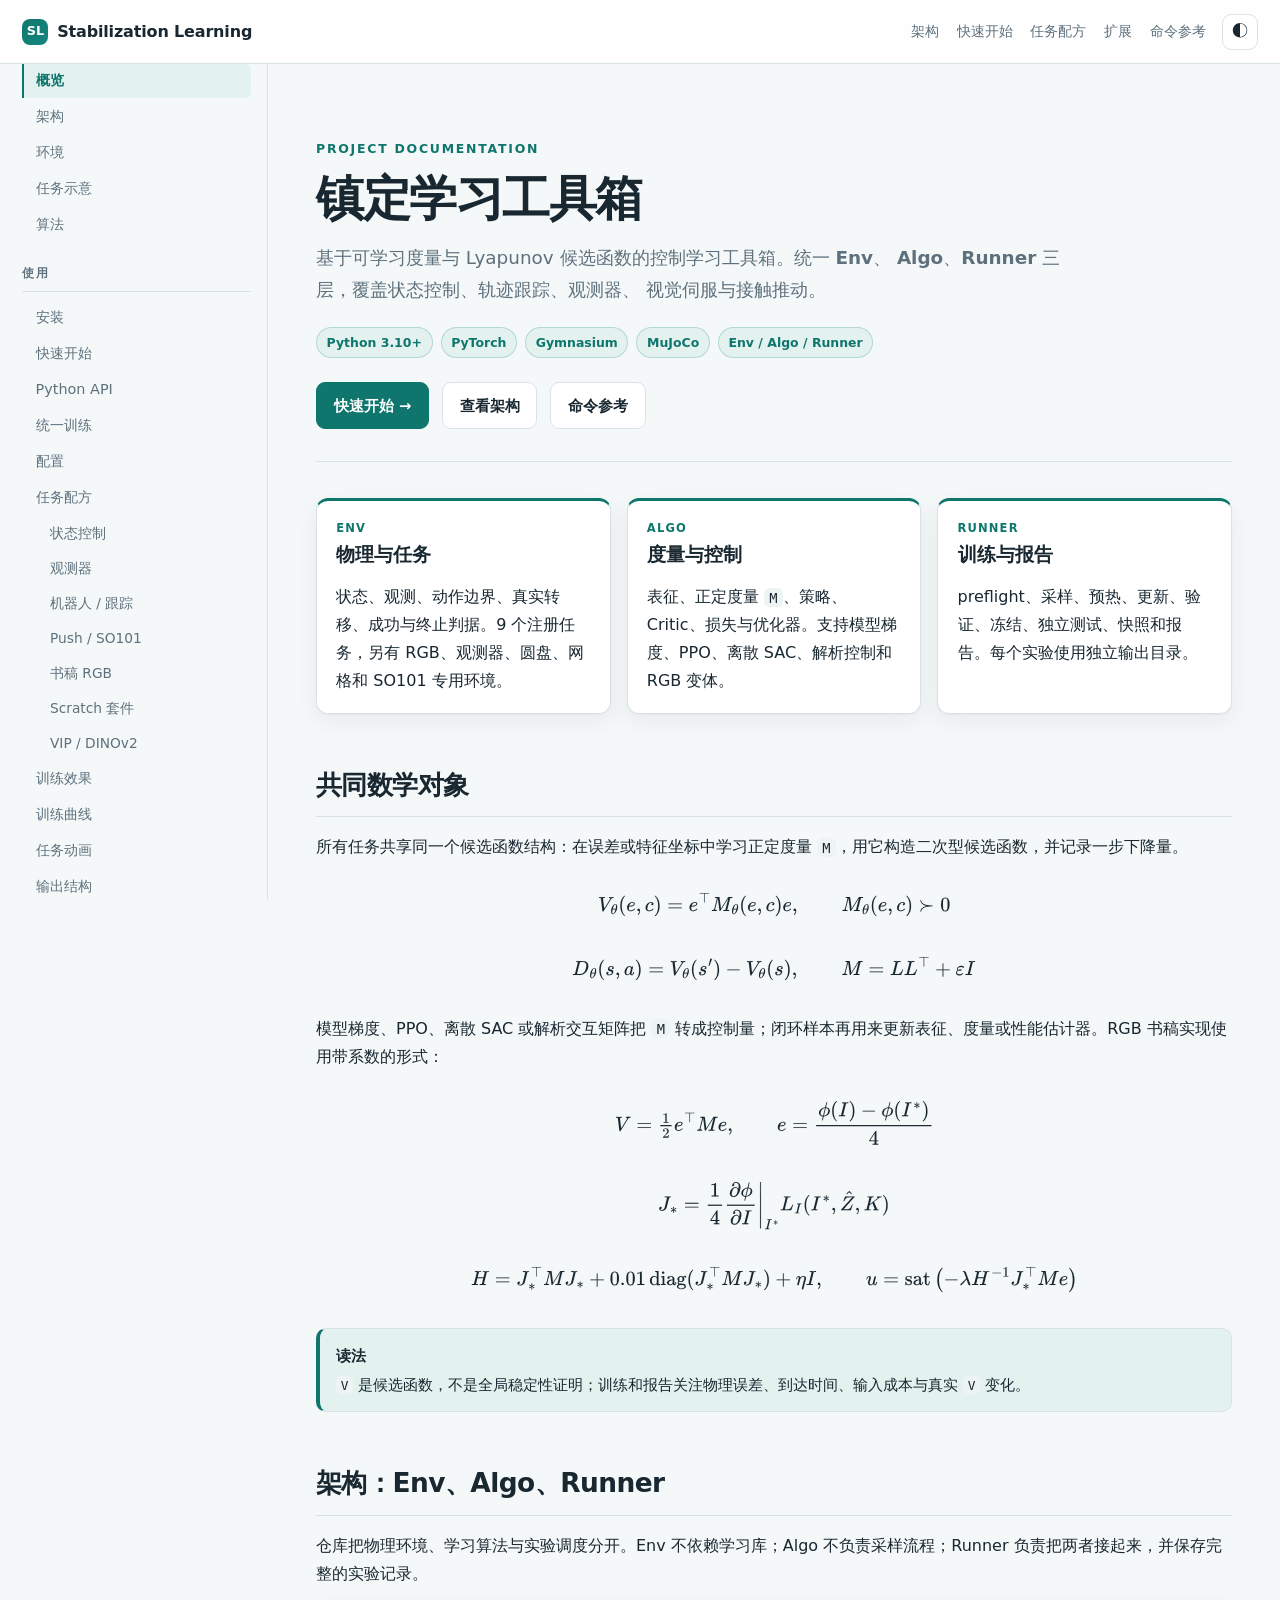
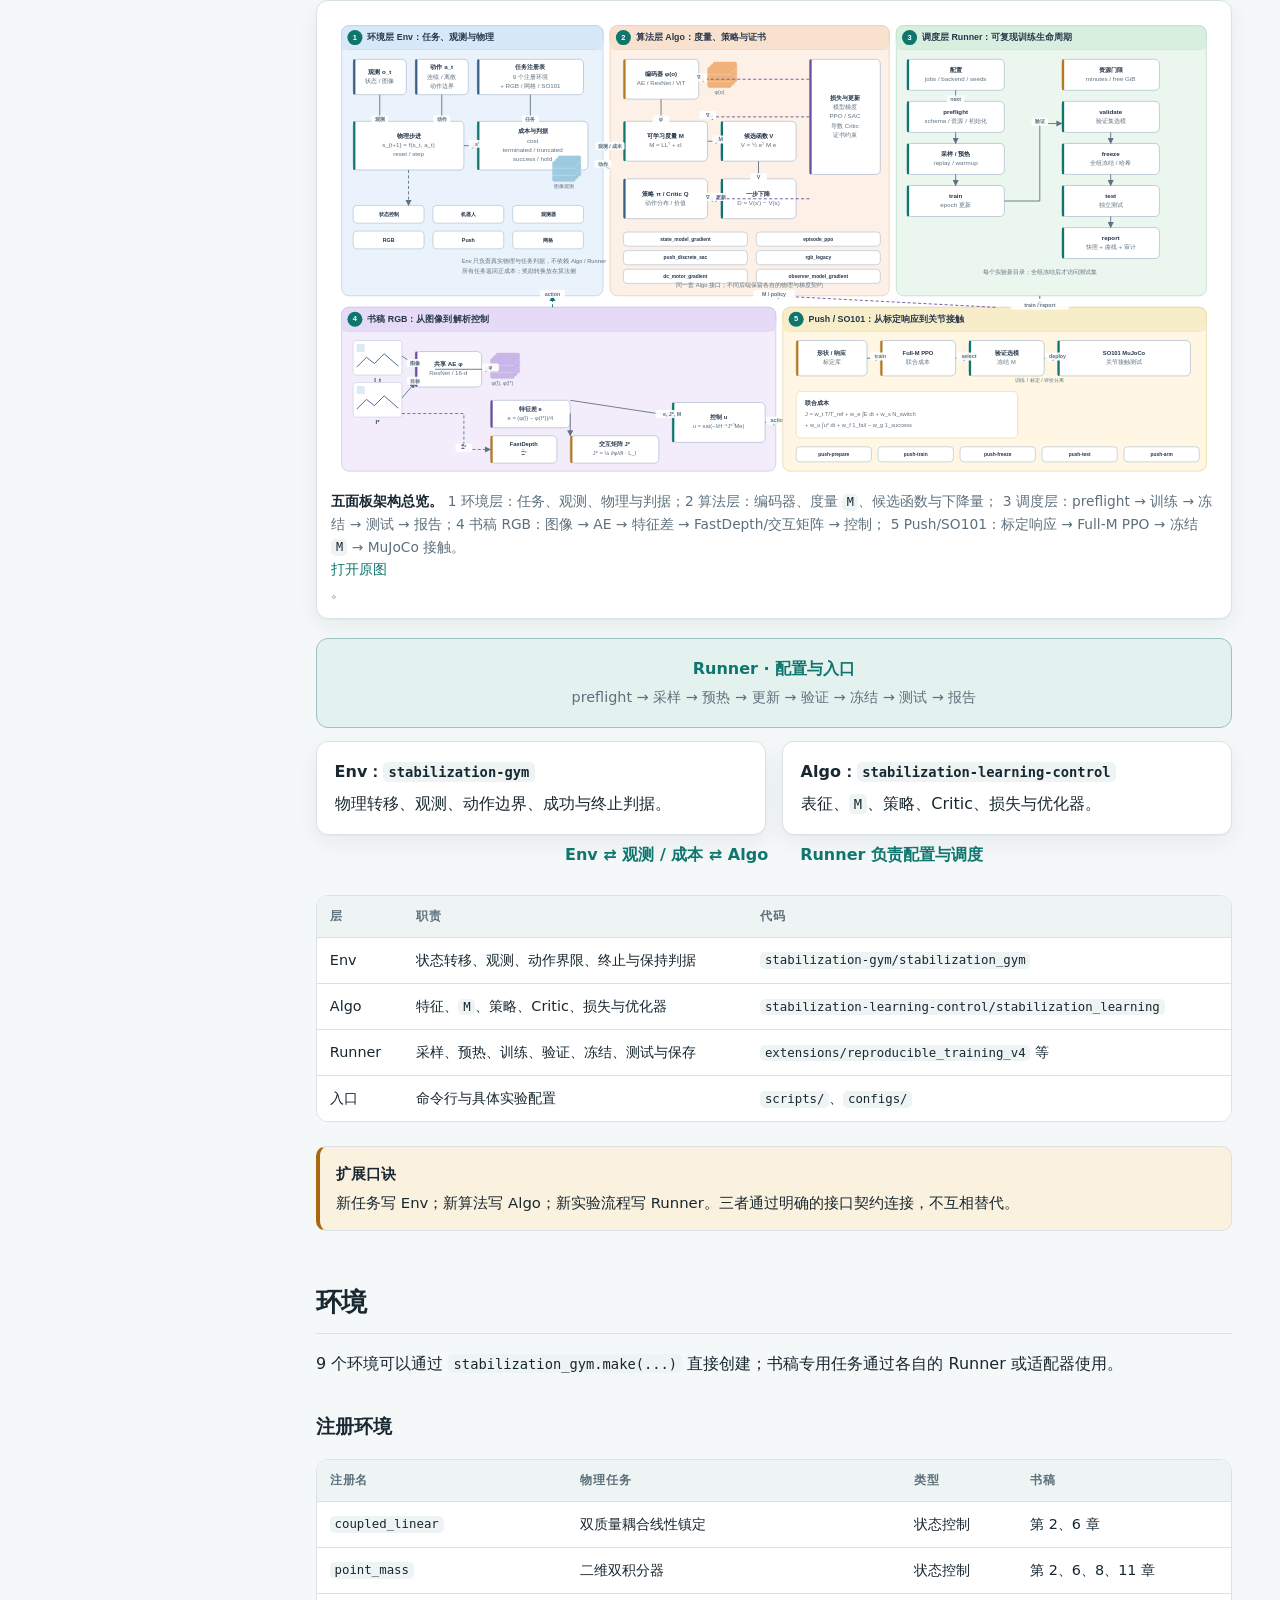
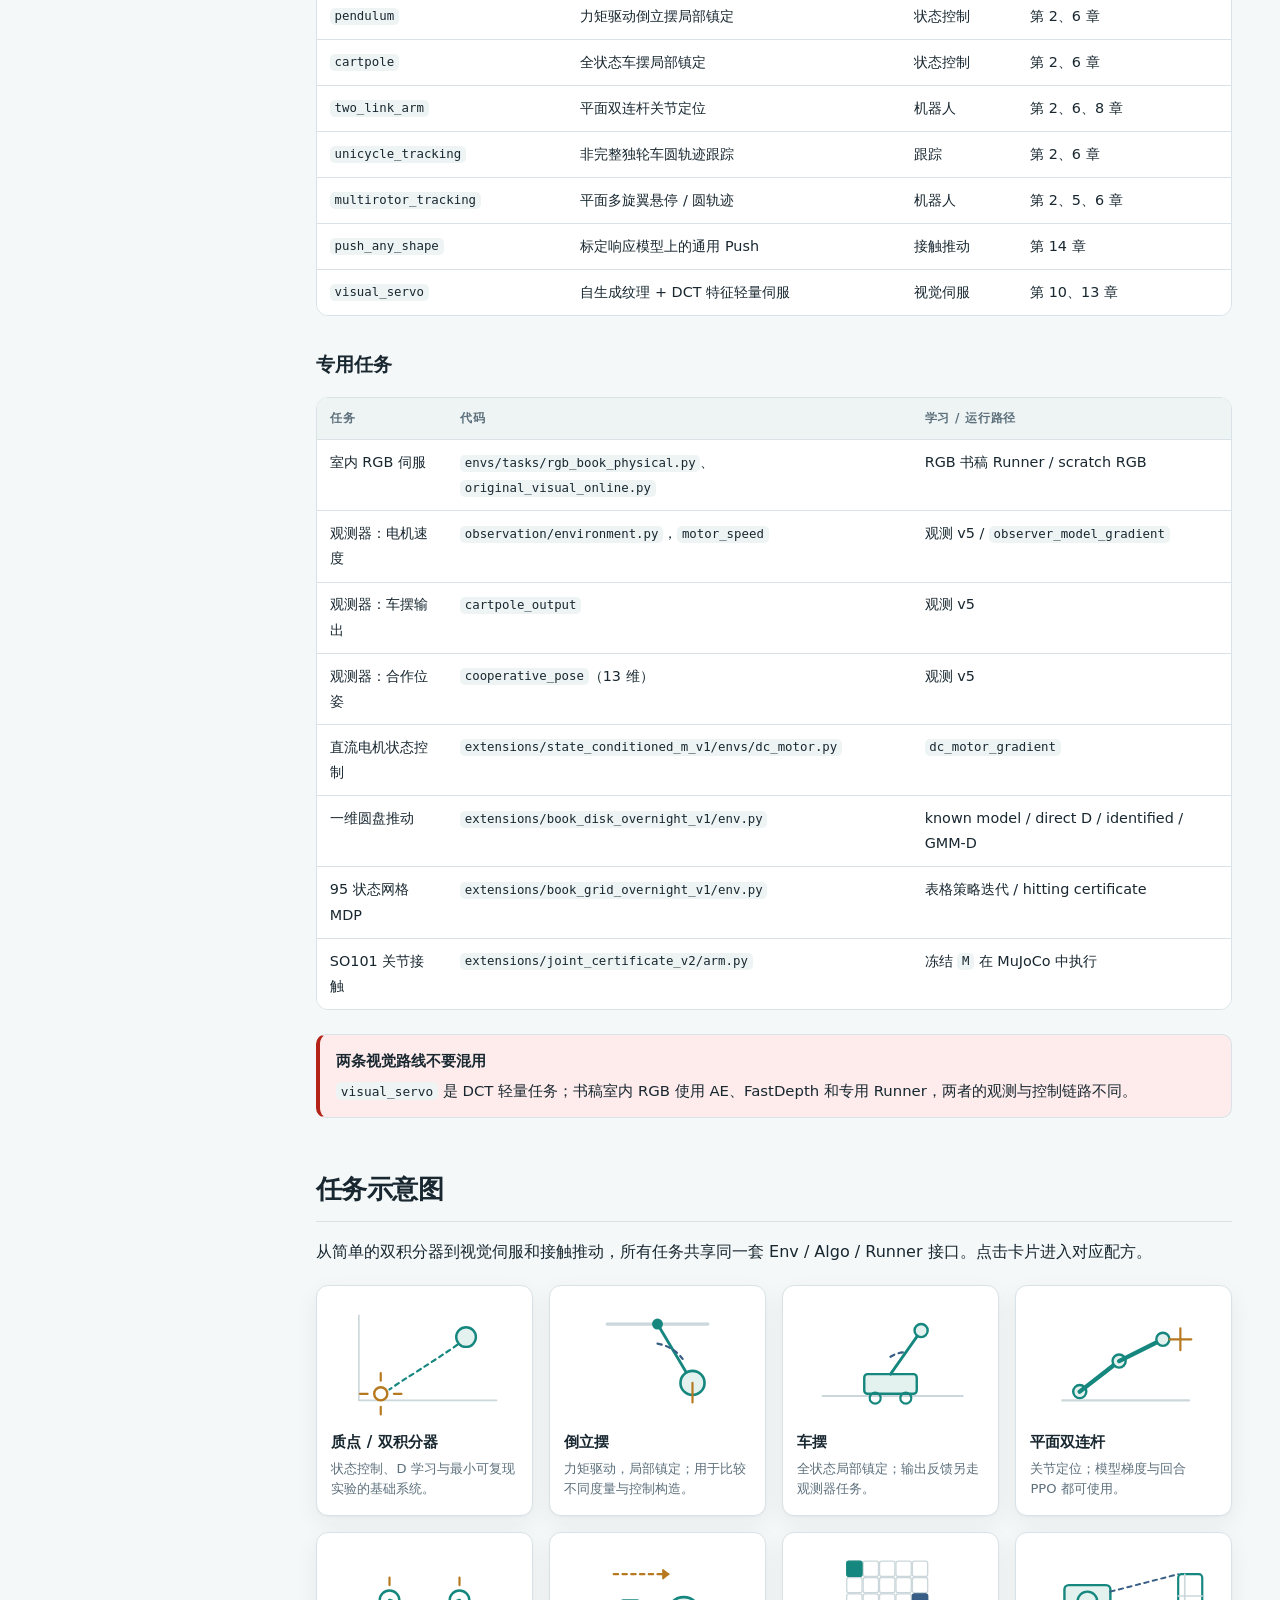
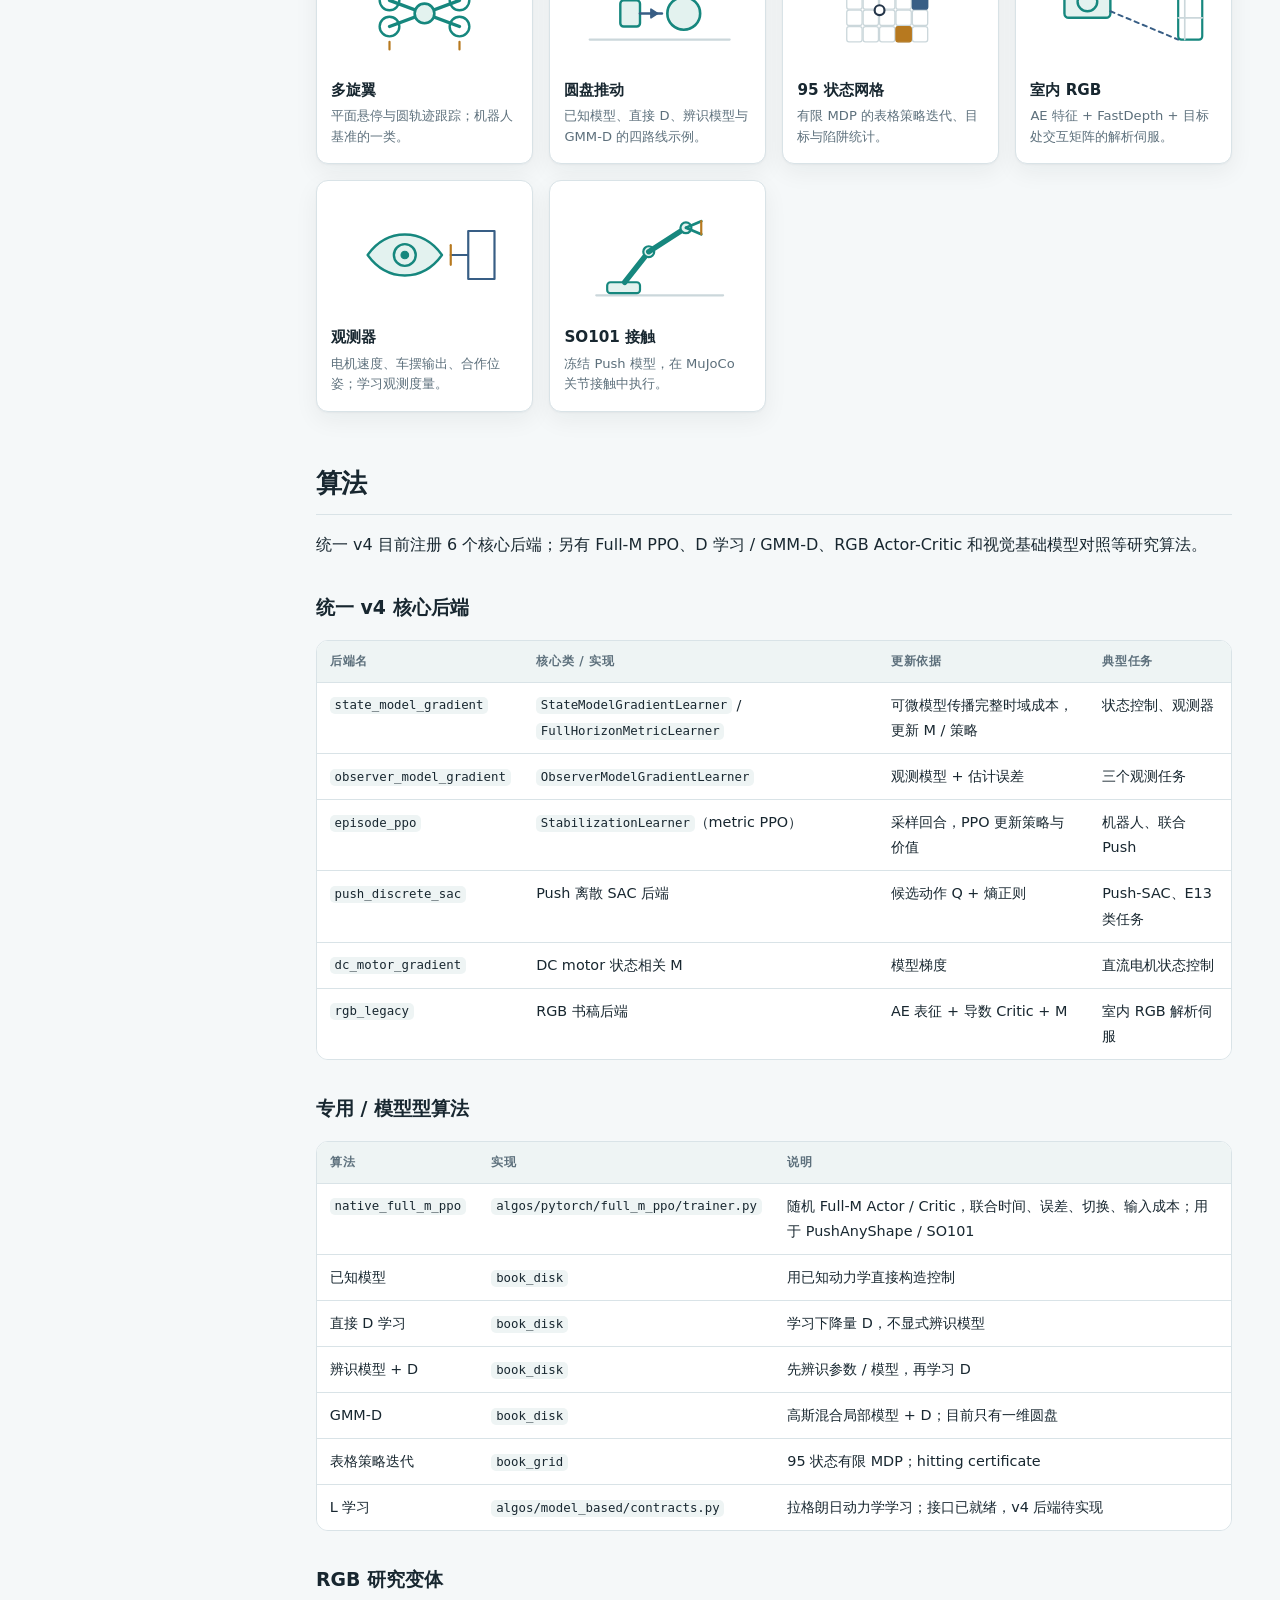
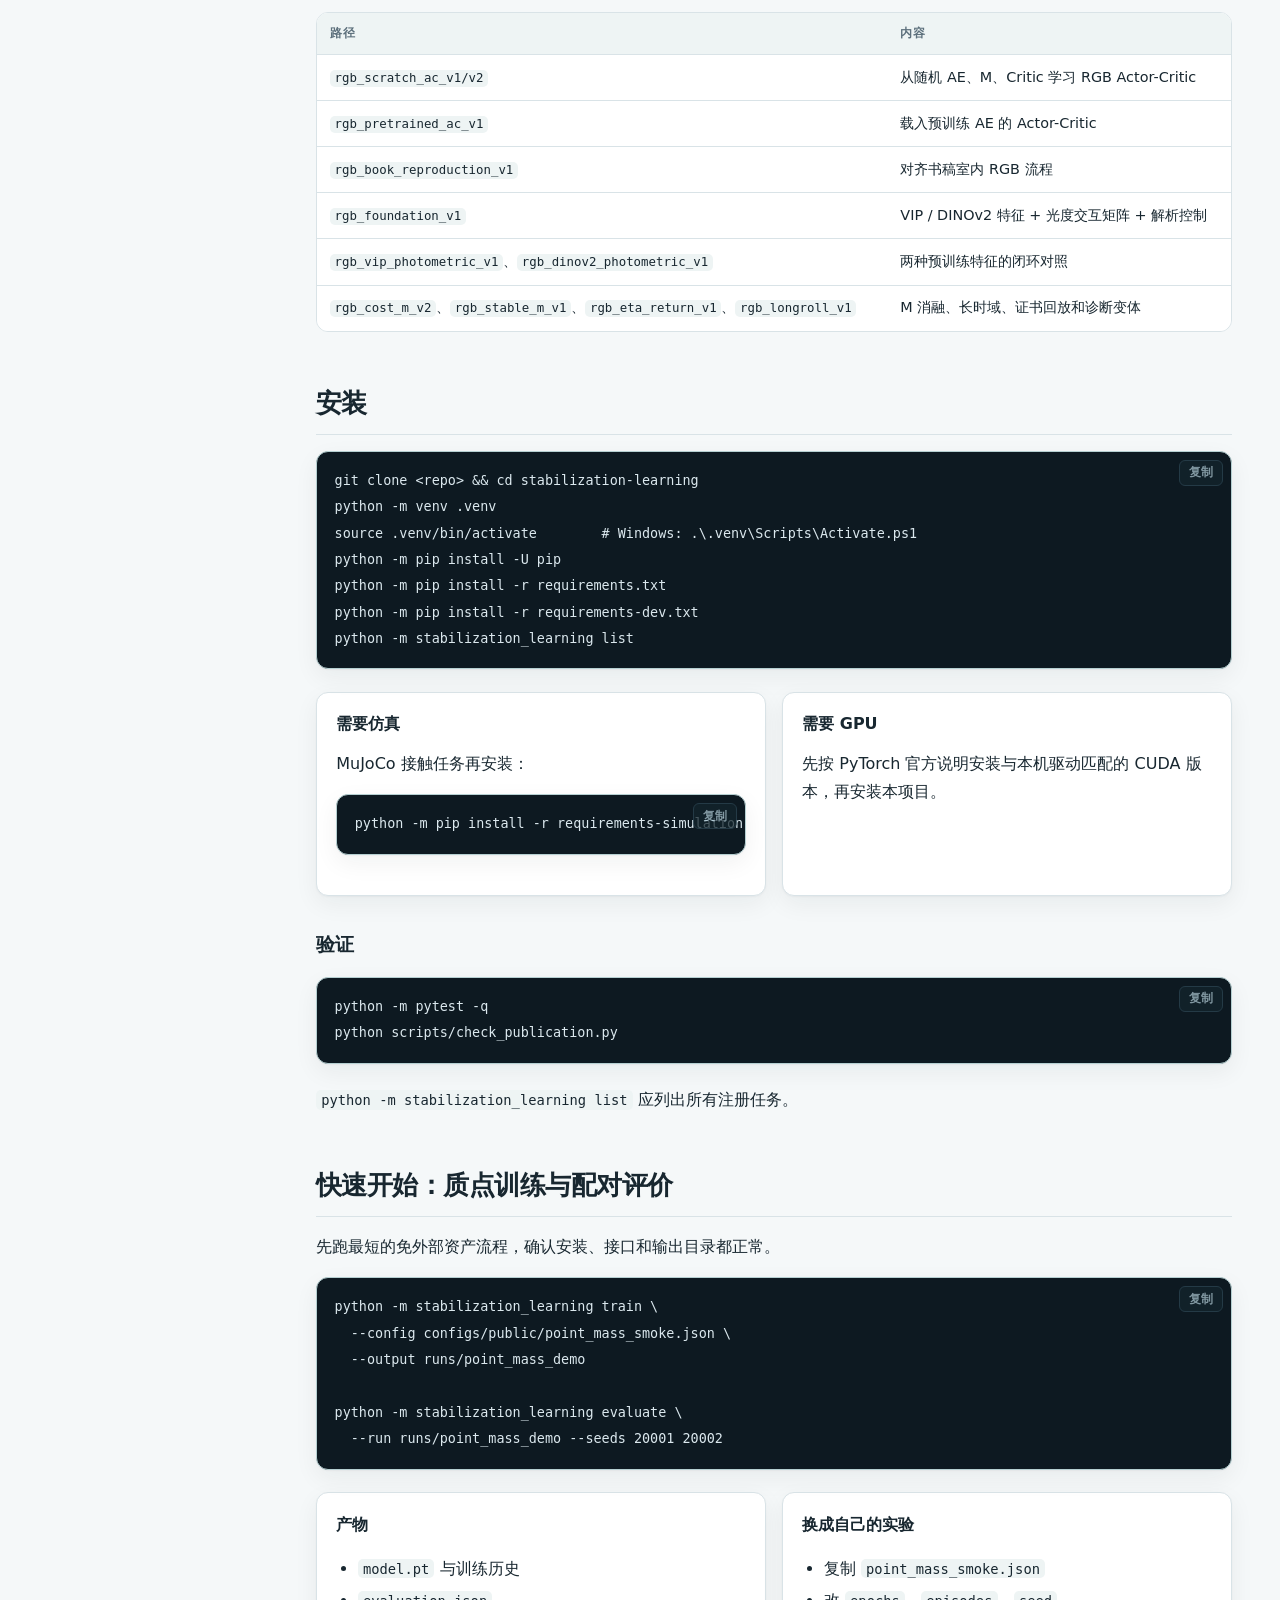
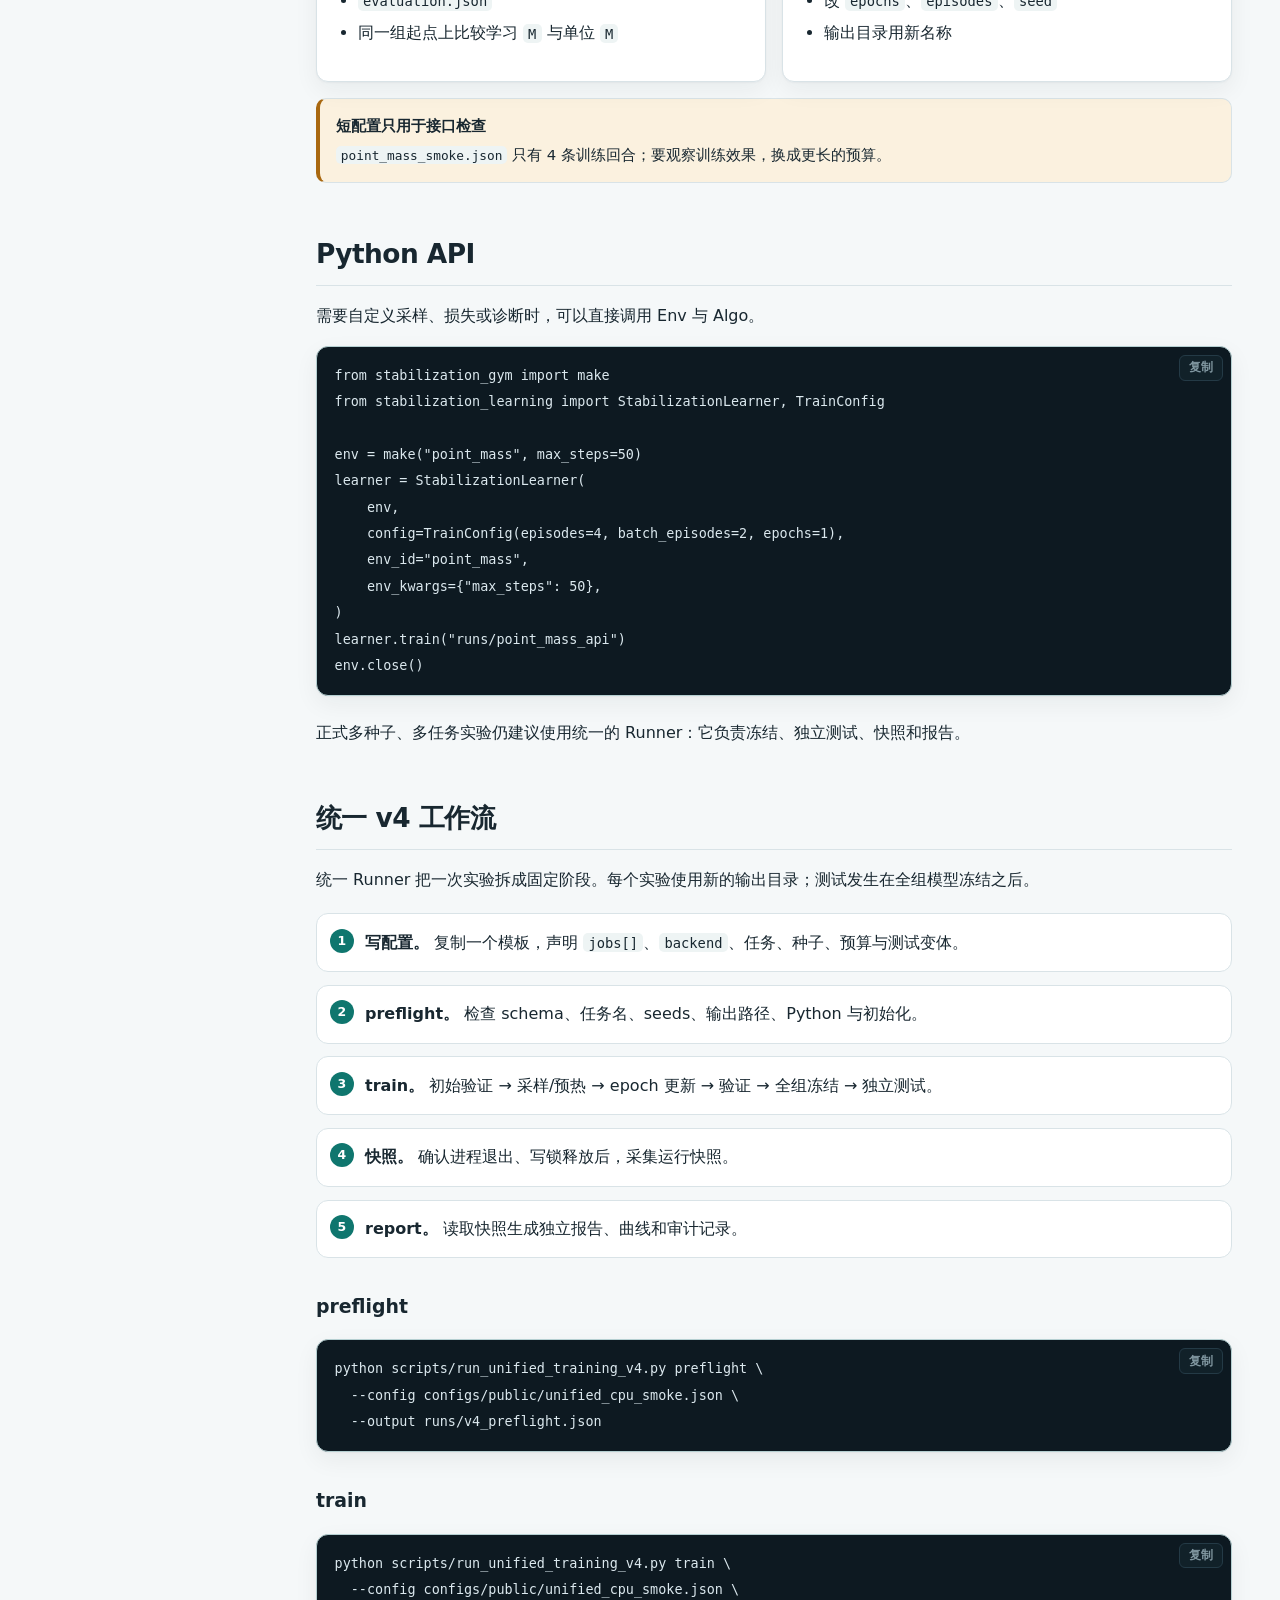
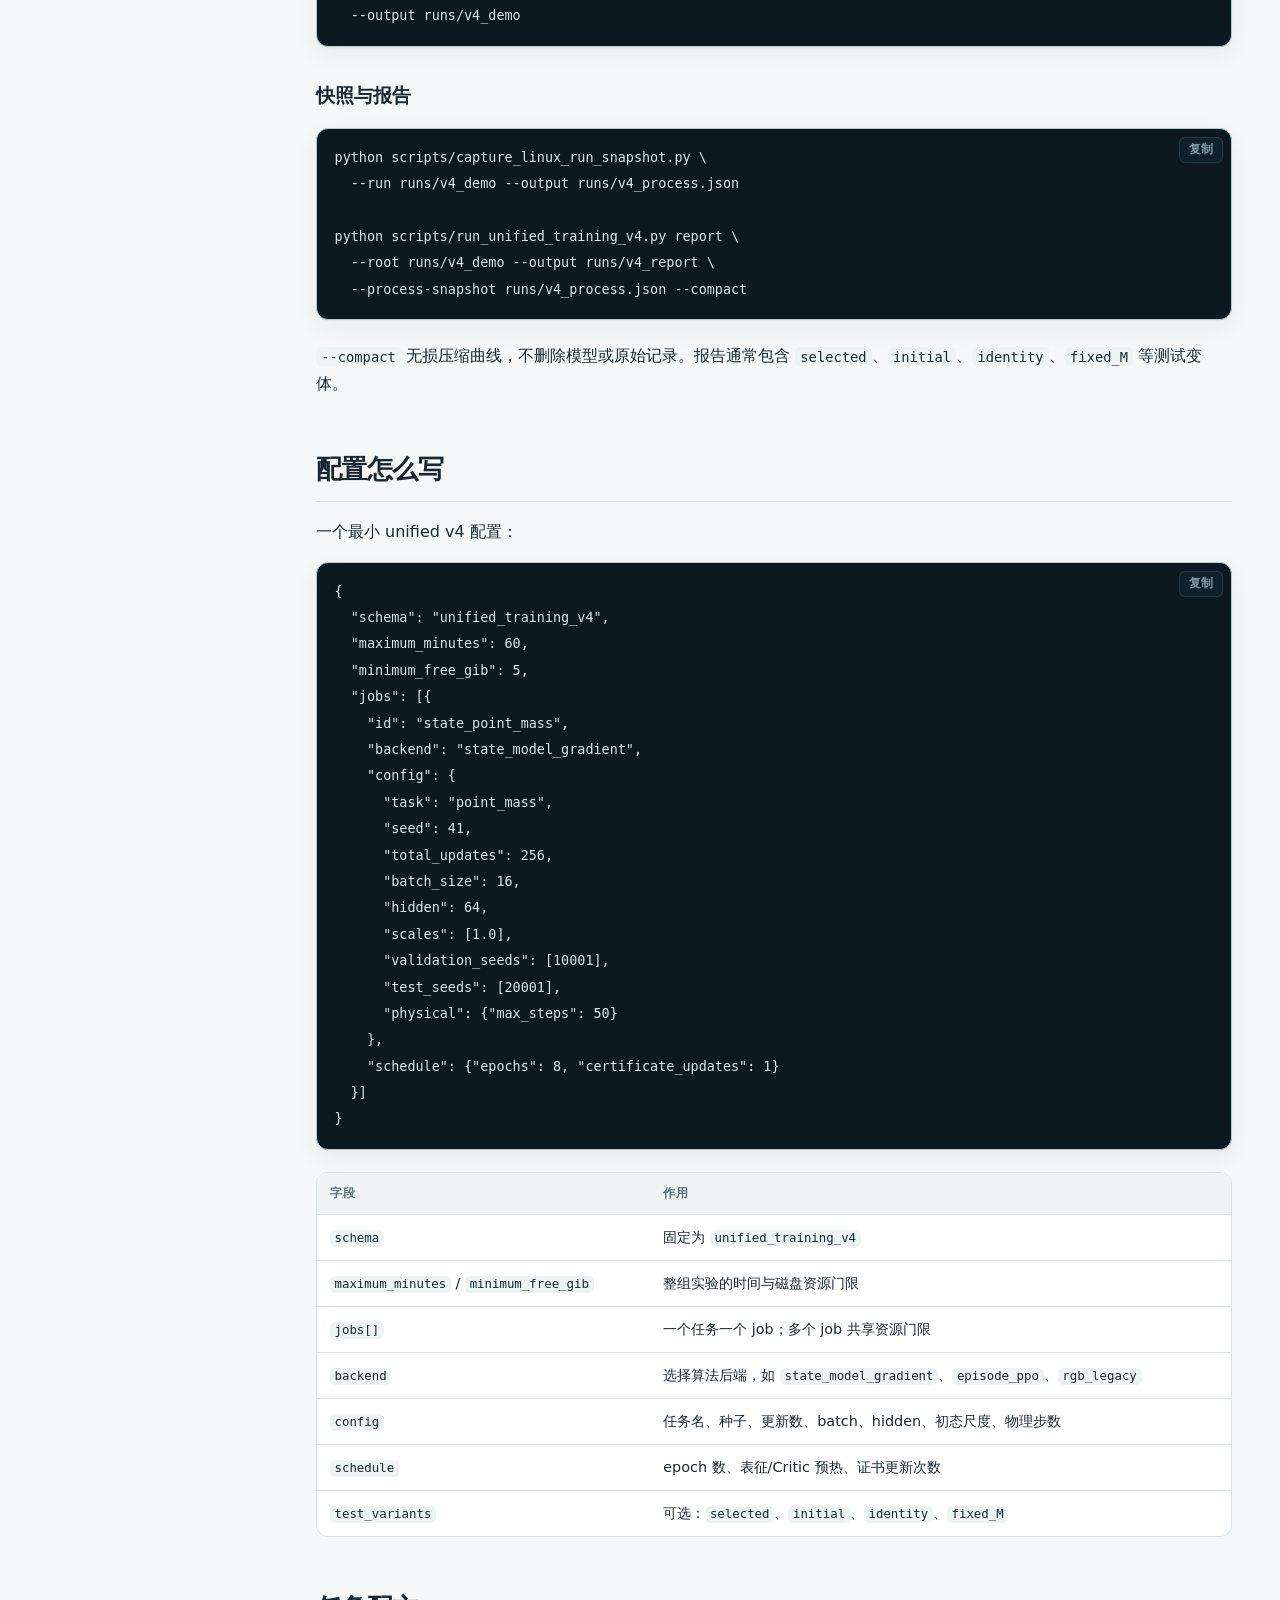
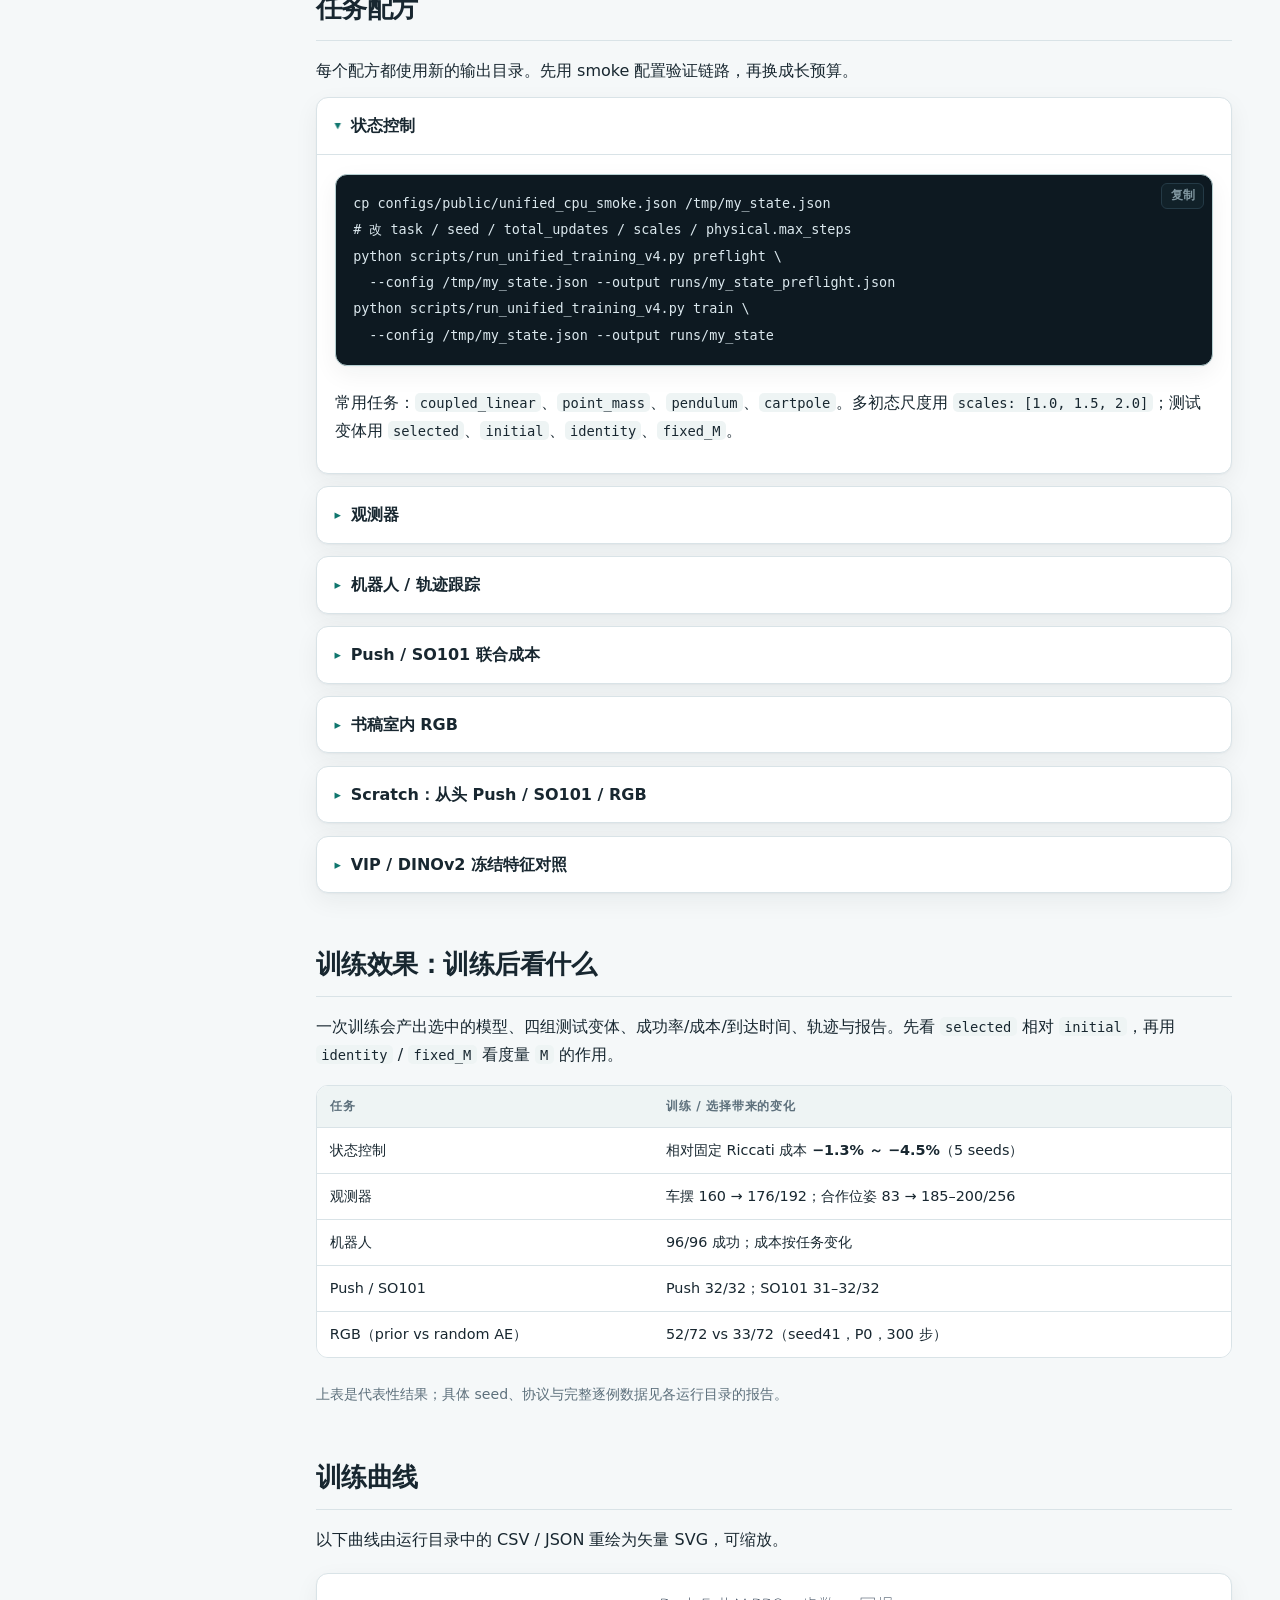
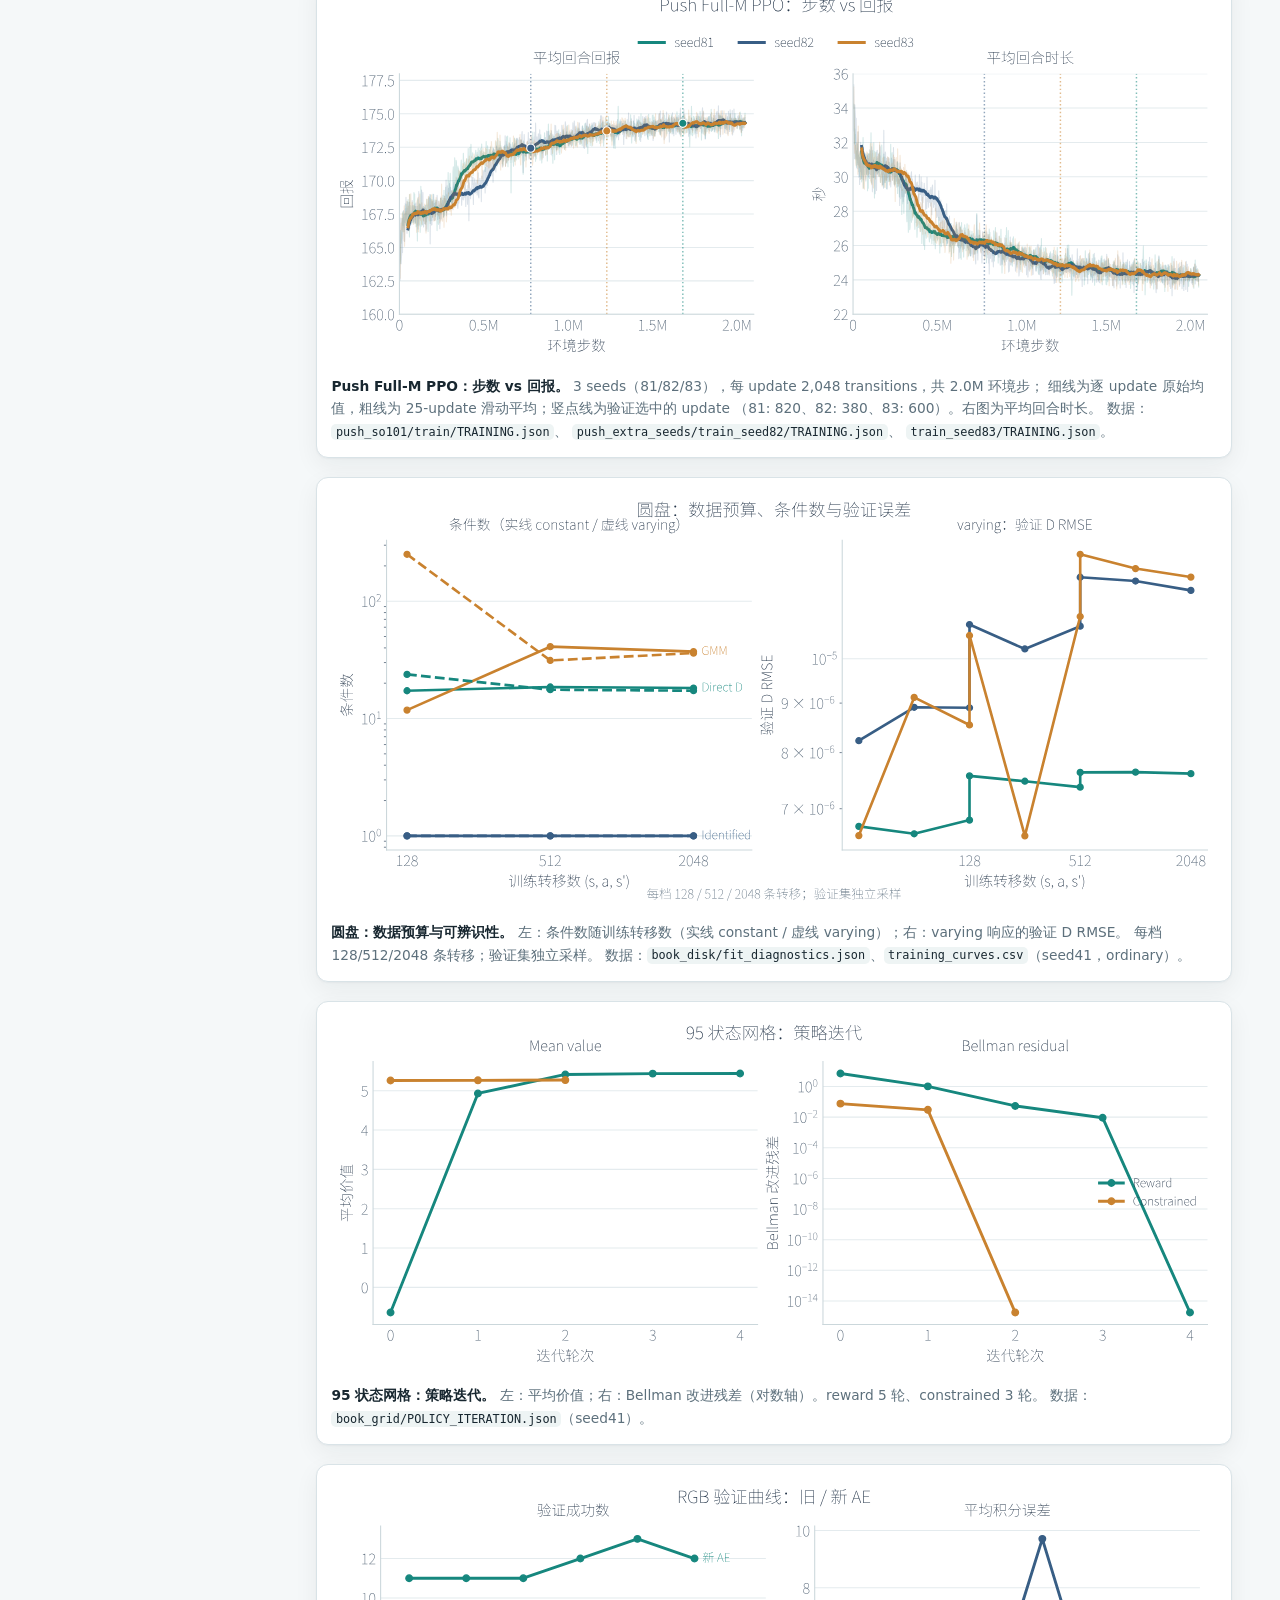
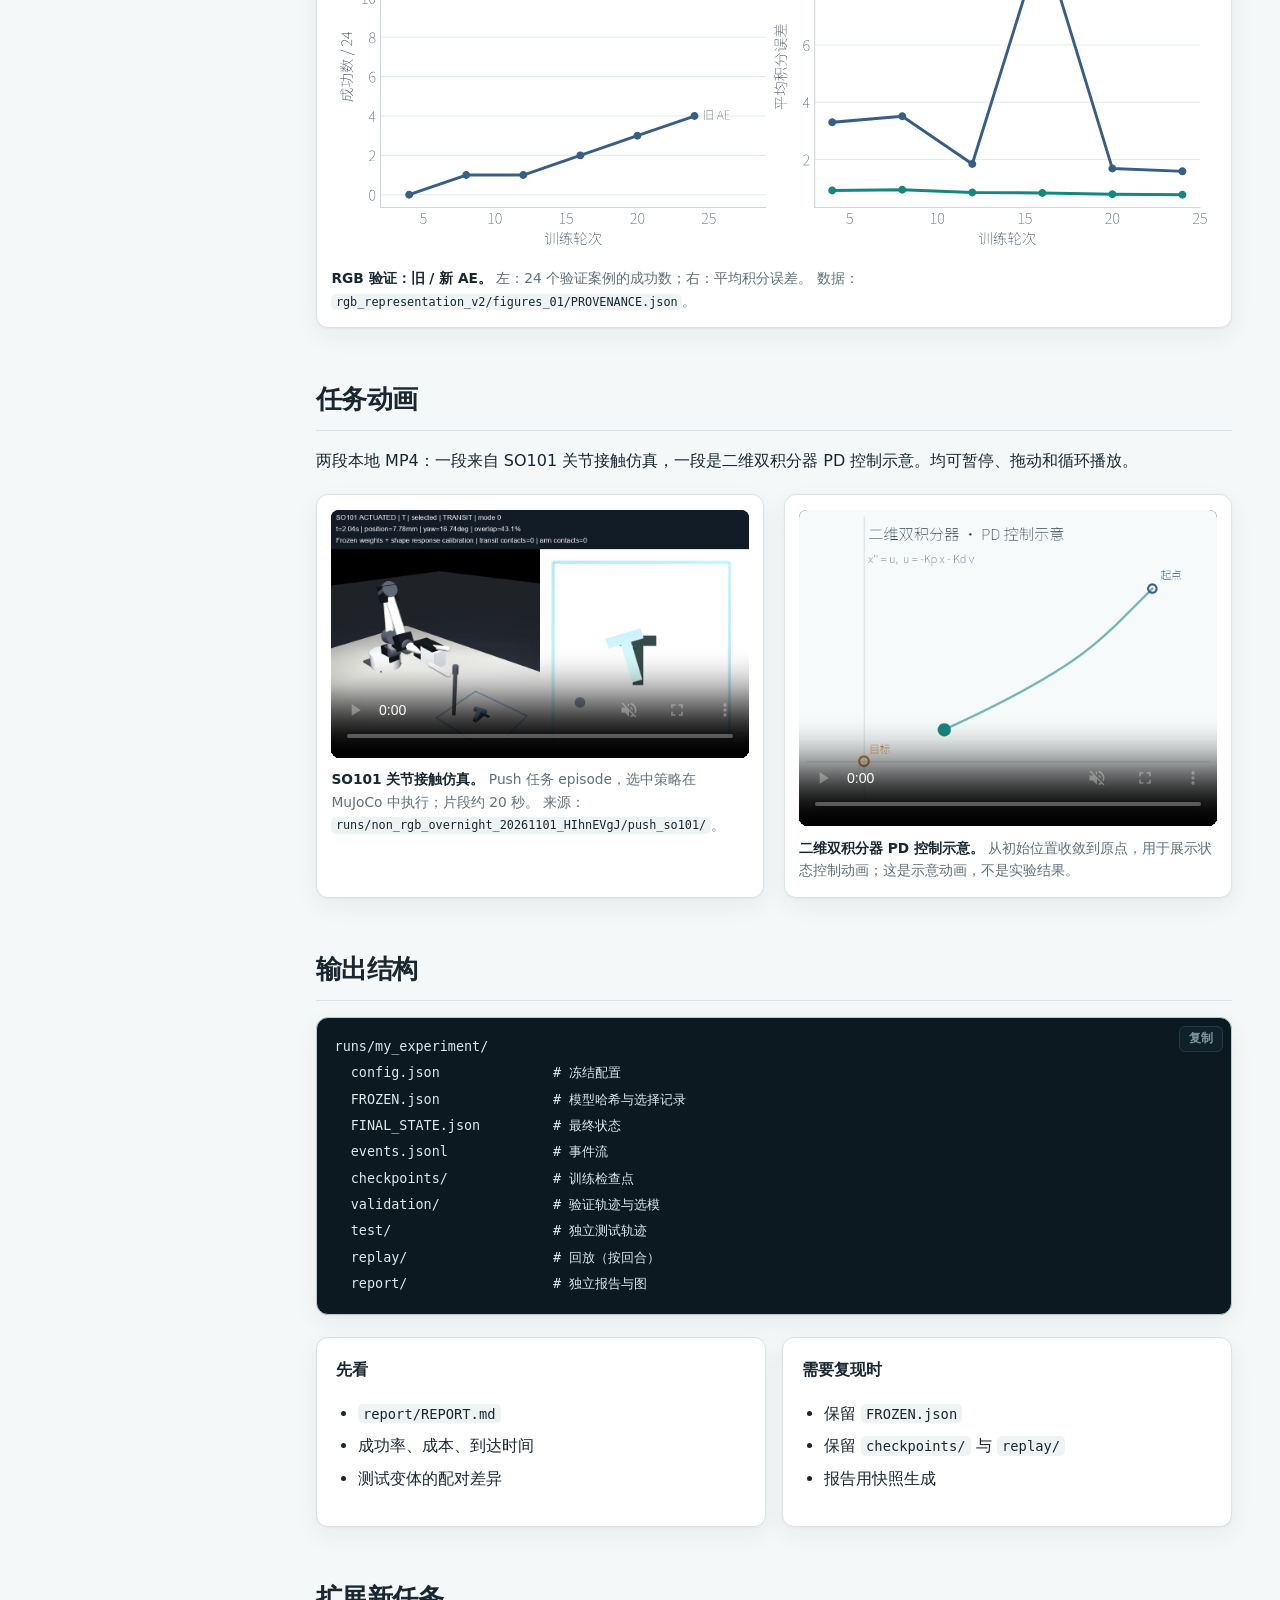
<file: index.latex.html>
<!doctype html>
<html lang="zh-CN" data-theme="light">
<head>
  <meta charset="utf-8">
  <meta name="viewport" content="width=device-width, initial-scale=1">
  <title>镇定学习工具箱 · Stabilization Learning</title>
  <meta name="description" content="基于可学习度量与 Lyapunov 候选函数的控制学习工具箱：Env、Algo、Runner 三层，覆盖状态控制、观测器、视觉伺服与接触推动。">
  <link rel="stylesheet" href="styles.css">
  <script>
    window.MathJax = {
      tex: {
        inlineMath: [['$', '$'], ['\\(', '\\)']],
        displayMath: [['$$', '$$'], ['\\[', '\\]']]
      },
      svg: { fontCache: 'global' },
      options: { skipHtmlTags: ['script', 'noscript', 'style', 'textarea', 'pre', 'code'] }
    };
  </script>
</head>
<body>
  <a class="skip-link" href="#main">跳到正文</a>
  <div id="progress"></div>

  <header class="topbar">
    <button class="icon-btn" id="menu-toggle" aria-label="打开目录">☰</button>
    <a class="brand" href="#overview">
      <span class="brand-mark">SL</span>
      <span>Stabilization Learning</span>
    </a>
    <nav class="topnav" aria-label="顶部导航">
      <a href="#architecture">架构</a>
      <a href="#quickstart">快速开始</a>
      <a href="#recipes">任务配方</a>
      <a href="#extend">扩展</a>
      <a href="#commands">命令参考</a>
    </nav>
    <button class="icon-btn" id="theme-toggle" aria-label="切换深浅色">◐</button>
  </header>

  <div class="layout">
    <aside class="sidebar" id="sidebar" aria-label="文档目录">
      <h2>开始</h2>
      <ul>
        <li><a href="#overview">概览</a></li>
        <li><a href="#architecture">架构</a></li>
        <li><a href="#environments">环境</a></li>
        <li><a href="#tasks">任务示意</a></li>
        <li><a href="#algorithms">算法</a></li>
      </ul>
      <h2>使用</h2>
      <ul>
        <li><a href="#install">安装</a></li>
        <li><a href="#quickstart">快速开始</a></li>
        <li><a href="#api">Python API</a></li>
        <li><a href="#workflow">统一训练</a></li>
        <li><a href="#config">配置</a></li>
        <li><a href="#recipes">任务配方</a></li>
        <li class="sub"><a href="#recipe-state">状态控制</a></li>
        <li class="sub"><a href="#recipe-observer">观测器</a></li>
        <li class="sub"><a href="#recipe-robot">机器人 / 跟踪</a></li>
        <li class="sub"><a href="#recipe-push">Push / SO101</a></li>
        <li class="sub"><a href="#recipe-rgb">书稿 RGB</a></li>
        <li class="sub"><a href="#recipe-scratch">Scratch 套件</a></li>
        <li class="sub"><a href="#recipe-vision">VIP / DINOv2</a></li>
        <li><a href="#effects">训练效果</a></li>
        <li><a href="#curves">训练曲线</a></li>
        <li><a href="#animations">任务动画</a></li>
        <li><a href="#outputs">输出结构</a></li>
      </ul>
      <h2>扩展</h2>
      <ul>
        <li><a href="#extend">扩展新任务</a></li>
        <li><a href="#gmm">GMM-D</a></li>
        <li><a href="#l-learning">L 学习</a></li>
      </ul>
      <h2>参考</h2>
      <ul>
        <li><a href="#commands">命令参考</a></li>
        <li><a href="#troubleshooting">常见问题</a></li>
        <li><a href="#reading">延伸阅读</a></li>
      </ul>
    </aside>

    <main id="main">
      <div class="content">

        <!-- ============================================================ overview -->
        <section id="overview" class="hero">
          <div class="eyebrow">Project Documentation</div>
          <h1>镇定学习工具箱</h1>
          <p class="lead">
            基于可学习度量与 Lyapunov 候选函数的控制学习工具箱。统一 <strong>Env</strong>、
            <strong>Algo</strong>、<strong>Runner</strong> 三层，覆盖状态控制、轨迹跟踪、观测器、
            视觉伺服与接触推动。
          </p>
          <div class="badges">
            <span class="badge">Python 3.10+</span>
            <span class="badge">PyTorch</span>
            <span class="badge">Gymnasium</span>
            <span class="badge">MuJoCo</span>
            <span class="badge">Env / Algo / Runner</span>
          </div>
          <div class="actions">
            <a class="btn primary" href="#quickstart">快速开始 →</a>
            <a class="btn" href="#architecture">查看架构</a>
            <a class="btn" href="#commands">命令参考</a>
          </div>
        </section>

        <div class="grid three">
          <div class="card teal">
            <div class="kicker">Env</div>
            <h3>物理与任务</h3>
            <p>状态、观测、动作边界、真实转移、成功与终止判据。9 个注册任务，另有 RGB、观测器、圆盘、网格和 SO101 专用环境。</p>
          </div>
          <div class="card teal">
            <div class="kicker">Algo</div>
            <h3>度量与控制</h3>
            <p>表征、正定度量 <code>M</code>、策略、Critic、损失与优化器。支持模型梯度、PPO、离散 SAC、解析控制和 RGB 变体。</p>
          </div>
          <div class="card teal">
            <div class="kicker">Runner</div>
            <h3>训练与报告</h3>
            <p>preflight、采样、预热、更新、验证、冻结、独立测试、快照和报告。每个实验使用独立输出目录。</p>
          </div>
        </div>

        <h2>共同数学对象</h2>
        <p>所有任务共享同一个候选函数结构：在误差或特征坐标中学习正定度量 <code>M</code>，用它构造二次型候选函数，并记录一步下降量。</p>

        <div class="math">
          \[
            V_\theta(e,c)=e^\top M_\theta(e,c)e,\qquad M_\theta(e,c)\succ0
          \]
        </div>
        <div class="math">
          \[
            D_\theta(s,a)=V_\theta(s')-V_\theta(s),\qquad
            M=LL^\top+\varepsilon I
          \]
        </div>

        <p>模型梯度、PPO、离散 SAC 或解析交互矩阵把 <code>M</code> 转成控制量；闭环样本再用来更新表征、度量或性能估计器。RGB 书稿实现使用带系数的形式：</p>

        <div class="math">
          \[
            V=\tfrac12 e^\top M e,\qquad
            e=\frac{\phi(I)-\phi(I^*)}{4}
          \]
        </div>
        <div class="math">
          \[
            J_*=\frac14\left.\frac{\partial\phi}{\partial I}\right|_{I^*}L_I(I^*,\hat Z,K)
          \]
        </div>
        <div class="math">
          \[
            H=J_*^\top MJ_*+0.01\operatorname{diag}(J_*^\top MJ_*)+\eta I,\qquad
            u=\operatorname{sat}\left(-\lambda H^{-1}J_*^\top Me\right)
          \]
        </div>

        <div class="note">
          <strong>读法</strong>
          <code>V</code> 是候选函数，不是全局稳定性证明；训练和报告关注物理误差、到达时间、输入成本与真实 <code>V</code> 变化。
        </div>

        <!-- ============================================================ architecture -->
        <section id="architecture">
          <h2>架构：Env、Algo、Runner</h2>
          <p>仓库把物理环境、学习算法与实验调度分开。Env 不依赖学习库；Algo 不负责采样流程；Runner 负责把两者接起来，并保存完整的实验记录。</p>

          <figure class="figure-card architecture-figure">
            <a href="assets/diagrams/architecture.svg" target="_blank" rel="noopener">
              <img src="assets/diagrams/architecture.svg"
                   alt="镇定学习工具箱五面板架构总览：Env、Algo、Runner、书稿 RGB、Push/SO101"
                   loading="lazy">
            </a>
            <figcaption>
              <strong>五面板架构总览。</strong>
              1 环境层：任务、观测、物理与判据；2 算法层：编码器、度量 <code>M</code>、候选函数与下降量；
              3 调度层：preflight → 训练 → 冻结 → 测试 → 报告；4 书稿 RGB：图像 → AE → 特征差 → FastDepth/交互矩阵 → 控制；
              5 Push/SO101：标定响应 → Full-M PPO → 冻结 <code>M</code> → MuJoCo 接触。
              <a href="assets/diagrams/architecture.svg" target="_blank" rel="noopener">打开原图</a>。
            </figcaption>
          </figure>

          <div class="arch">
            <div class="arch-top">Runner · 配置与入口<br><span style="font-weight:500;color:var(--muted);font-size:.9rem">preflight → 采样 → 预热 → 更新 → 验证 → 冻结 → 测试 → 报告</span></div>
            <div class="arch-row">
              <div class="arch-box">
                <strong>Env：<code>stabilization-gym</code></strong>
                物理转移、观测、动作边界、成功与终止判据。
              </div>
              <div class="arch-box">
                <strong>Algo：<code>stabilization-learning-control</code></strong>
                表征、<code>M</code>、策略、Critic、损失与优化器。
              </div>
            </div>
            <div class="arch-arrow">Env ⇄ 观测 / 成本 ⇄ Algo　　Runner 负责配置与调度</div>
          </div>

          <div class="table-wrap">
            <table>
              <thead><tr><th>层</th><th>职责</th><th>代码</th></tr></thead>
              <tbody>
                <tr><td>Env</td><td>状态转移、观测、动作界限、终止与保持判据</td><td><code>stabilization-gym/stabilization_gym</code></td></tr>
                <tr><td>Algo</td><td>特征、<code>M</code>、策略、Critic、损失与优化器</td><td><code>stabilization-learning-control/stabilization_learning</code></td></tr>
                <tr><td>Runner</td><td>采样、预热、训练、验证、冻结、测试与保存</td><td><code>extensions/reproducible_training_v4</code> 等</td></tr>
                <tr><td>入口</td><td>命令行与具体实验配置</td><td><code>scripts/</code>、<code>configs/</code></td></tr>
              </tbody>
            </table>
          </div>

          <div class="tip">
            <strong>扩展口诀</strong>
            新任务写 Env；新算法写 Algo；新实验流程写 Runner。三者通过明确的接口契约连接，不互相替代。
          </div>
        </section>

        <!-- ============================================================ environments -->
        <section id="environments">
          <h2>环境</h2>
          <p>9 个环境可以通过 <code>stabilization_gym.make(...)</code> 直接创建；书稿专用任务通过各自的 Runner 或适配器使用。</p>

          <h3>注册环境</h3>
          <div class="table-wrap">
            <table>
              <thead><tr><th>注册名</th><th>物理任务</th><th>类型</th><th>书稿</th></tr></thead>
              <tbody>
                <tr><td><code>coupled_linear</code></td><td>双质量耦合线性镇定</td><td>状态控制</td><td>第 2、6 章</td></tr>
                <tr><td><code>point_mass</code></td><td>二维双积分器</td><td>状态控制</td><td>第 2、6、8、11 章</td></tr>
                <tr><td><code>pendulum</code></td><td>力矩驱动倒立摆局部镇定</td><td>状态控制</td><td>第 2、6 章</td></tr>
                <tr><td><code>cartpole</code></td><td>全状态车摆局部镇定</td><td>状态控制</td><td>第 2、6 章</td></tr>
                <tr><td><code>two_link_arm</code></td><td>平面双连杆关节定位</td><td>机器人</td><td>第 2、6、8 章</td></tr>
                <tr><td><code>unicycle_tracking</code></td><td>非完整独轮车圆轨迹跟踪</td><td>跟踪</td><td>第 2、6 章</td></tr>
                <tr><td><code>multirotor_tracking</code></td><td>平面多旋翼悬停 / 圆轨迹</td><td>机器人</td><td>第 2、5、6 章</td></tr>
                <tr><td><code>push_any_shape</code></td><td>标定响应模型上的通用 Push</td><td>接触推动</td><td>第 14 章</td></tr>
                <tr><td><code>visual_servo</code></td><td>自生成纹理 + DCT 特征轻量伺服</td><td>视觉伺服</td><td>第 10、13 章</td></tr>
              </tbody>
            </table>
          </div>

          <h3>专用任务</h3>
          <div class="table-wrap">
            <table>
              <thead><tr><th>任务</th><th>代码</th><th>学习 / 运行路径</th></tr></thead>
              <tbody>
                <tr><td>室内 RGB 伺服</td><td><code>envs/tasks/rgb_book_physical.py</code>、<code>original_visual_online.py</code></td><td>RGB 书稿 Runner / scratch RGB</td></tr>
                <tr><td>观测器：电机速度</td><td><code>observation/environment.py</code>，<code>motor_speed</code></td><td>观测 v5 / <code>observer_model_gradient</code></td></tr>
                <tr><td>观测器：车摆输出</td><td><code>cartpole_output</code></td><td>观测 v5</td></tr>
                <tr><td>观测器：合作位姿</td><td><code>cooperative_pose</code>（13 维）</td><td>观测 v5</td></tr>
                <tr><td>直流电机状态控制</td><td><code>extensions/state_conditioned_m_v1/envs/dc_motor.py</code></td><td><code>dc_motor_gradient</code></td></tr>
                <tr><td>一维圆盘推动</td><td><code>extensions/book_disk_overnight_v1/env.py</code></td><td>known model / direct D / identified / GMM-D</td></tr>
                <tr><td>95 状态网格 MDP</td><td><code>extensions/book_grid_overnight_v1/env.py</code></td><td>表格策略迭代 / hitting certificate</td></tr>
                <tr><td>SO101 关节接触</td><td><code>extensions/joint_certificate_v2/arm.py</code></td><td>冻结 <code>M</code> 在 MuJoCo 中执行</td></tr>
              </tbody>
            </table>
          </div>

          <div class="warn">
            <strong>两条视觉路线不要混用</strong>
            <code>visual_servo</code> 是 DCT 轻量任务；书稿室内 RGB 使用 AE、FastDepth 和专用 Runner，两者的观测与控制链路不同。
          </div>
        </section>

        <!-- ============================================================ tasks -->
        <section id="tasks">
          <h2>任务示意图</h2>
          <p>从简单的双积分器到视觉伺服和接触推动，所有任务共享同一套 Env / Algo / Runner 接口。点击卡片进入对应配方。</p>

          <div class="task-grid">
            <a class="task-card" href="#recipe-state">
              <img src="assets/tasks/point_mass.svg" alt="二维双积分器示意图" loading="lazy">
              <h4>质点 / 双积分器</h4>
              <p>状态控制、D 学习与最小可复现实验的基础系统。</p>
            </a>
            <a class="task-card" href="#recipe-state">
              <img src="assets/tasks/pendulum.svg" alt="倒立摆示意图" loading="lazy">
              <h4>倒立摆</h4>
              <p>力矩驱动，局部镇定；用于比较不同度量与控制构造。</p>
            </a>
            <a class="task-card" href="#recipe-state">
              <img src="assets/tasks/cartpole.svg" alt="车摆示意图" loading="lazy">
              <h4>车摆</h4>
              <p>全状态局部镇定；输出反馈另走观测器任务。</p>
            </a>
            <a class="task-card" href="#recipe-robot">
              <img src="assets/tasks/two_link.svg" alt="平面双连杆示意图" loading="lazy">
              <h4>平面双连杆</h4>
              <p>关节定位；模型梯度与回合 PPO 都可使用。</p>
            </a>
            <a class="task-card" href="#recipe-robot">
              <img src="assets/tasks/multirotor.svg" alt="多旋翼示意图" loading="lazy">
              <h4>多旋翼</h4>
              <p>平面悬停与圆轨迹跟踪；机器人基准的一类。</p>
            </a>
            <a class="task-card" href="#recipe-push">
              <img src="assets/tasks/push_disk.svg" alt="圆盘推动示意图" loading="lazy">
              <h4>圆盘推动</h4>
              <p>已知模型、直接 D、辨识模型与 GMM-D 的四路线示例。</p>
            </a>
            <a class="task-card" href="#effects">
              <img src="assets/tasks/grid.svg" alt="95 状态网格示意图" loading="lazy">
              <h4>95 状态网格</h4>
              <p>有限 MDP 的表格策略迭代、目标与陷阱统计。</p>
            </a>
            <a class="task-card" href="#recipe-rgb">
              <img src="assets/tasks/rgb_camera.svg" alt="室内 RGB 相机示意图" loading="lazy">
              <h4>室内 RGB</h4>
              <p>AE 特征 + FastDepth + 目标处交互矩阵的解析伺服。</p>
            </a>
            <a class="task-card" href="#recipe-observer">
              <img src="assets/tasks/observer.svg" alt="观测器示意图" loading="lazy">
              <h4>观测器</h4>
              <p>电机速度、车摆输出、合作位姿；学习观测度量。</p>
            </a>
            <a class="task-card" href="#recipe-push">
              <img src="assets/tasks/so101.svg" alt="SO101 机械臂示意图" loading="lazy">
              <h4>SO101 接触</h4>
              <p>冻结 Push 模型，在 MuJoCo 关节接触中执行。</p>
            </a>
          </div>
        </section>

        <!-- ============================================================ algorithms -->
        <section id="algorithms">
          <h2>算法</h2>
          <p>统一 v4 目前注册 6 个核心后端；另有 Full-M PPO、D 学习 / GMM-D、RGB Actor-Critic 和视觉基础模型对照等研究算法。</p>

          <h3>统一 v4 核心后端</h3>
          <div class="table-wrap">
            <table>
              <thead><tr><th>后端名</th><th>核心类 / 实现</th><th>更新依据</th><th>典型任务</th></tr></thead>
              <tbody>
                <tr><td><code>state_model_gradient</code></td><td><code>StateModelGradientLearner</code> / <code>FullHorizonMetricLearner</code></td><td>可微模型传播完整时域成本，更新 M / 策略</td><td>状态控制、观测器</td></tr>
                <tr><td><code>observer_model_gradient</code></td><td><code>ObserverModelGradientLearner</code></td><td>观测模型 + 估计误差</td><td>三个观测任务</td></tr>
                <tr><td><code>episode_ppo</code></td><td><code>StabilizationLearner</code>（metric PPO）</td><td>采样回合，PPO 更新策略与价值</td><td>机器人、联合 Push</td></tr>
                <tr><td><code>push_discrete_sac</code></td><td>Push 离散 SAC 后端</td><td>候选动作 Q + 熵正则</td><td>Push-SAC、E13 类任务</td></tr>
                <tr><td><code>dc_motor_gradient</code></td><td>DC motor 状态相关 M</td><td>模型梯度</td><td>直流电机状态控制</td></tr>
                <tr><td><code>rgb_legacy</code></td><td>RGB 书稿后端</td><td>AE 表征 + 导数 Critic + M</td><td>室内 RGB 解析伺服</td></tr>
              </tbody>
            </table>
          </div>

          <h3>专用 / 模型型算法</h3>
          <div class="table-wrap">
            <table>
              <thead><tr><th>算法</th><th>实现</th><th>说明</th></tr></thead>
              <tbody>
                <tr><td><code>native_full_m_ppo</code></td><td><code>algos/pytorch/full_m_ppo/trainer.py</code></td><td>随机 Full-M Actor / Critic，联合时间、误差、切换、输入成本；用于 PushAnyShape / SO101</td></tr>
                <tr><td>已知模型</td><td><code>book_disk</code></td><td>用已知动力学直接构造控制</td></tr>
                <tr><td>直接 D 学习</td><td><code>book_disk</code></td><td>学习下降量 D，不显式辨识模型</td></tr>
                <tr><td>辨识模型 + D</td><td><code>book_disk</code></td><td>先辨识参数 / 模型，再学习 D</td></tr>
                <tr><td>GMM-D</td><td><code>book_disk</code></td><td>高斯混合局部模型 + D；目前只有一维圆盘</td></tr>
                <tr><td>表格策略迭代</td><td><code>book_grid</code></td><td>95 状态有限 MDP；hitting certificate</td></tr>
                <tr><td>L 学习</td><td><code>algos/model_based/contracts.py</code></td><td>拉格朗日动力学学习；接口已就绪，v4 后端待实现</td></tr>
              </tbody>
            </table>
          </div>

          <h3>RGB 研究变体</h3>
          <div class="table-wrap">
            <table>
              <thead><tr><th>路径</th><th>内容</th></tr></thead>
              <tbody>
                <tr><td><code>rgb_scratch_ac_v1/v2</code></td><td>从随机 AE、M、Critic 学习 RGB Actor-Critic</td></tr>
                <tr><td><code>rgb_pretrained_ac_v1</code></td><td>载入预训练 AE 的 Actor-Critic</td></tr>
                <tr><td><code>rgb_book_reproduction_v1</code></td><td>对齐书稿室内 RGB 流程</td></tr>
                <tr><td><code>rgb_foundation_v1</code></td><td>VIP / DINOv2 特征 + 光度交互矩阵 + 解析控制</td></tr>
                <tr><td><code>rgb_vip_photometric_v1</code>、<code>rgb_dinov2_photometric_v1</code></td><td>两种预训练特征的闭环对照</td></tr>
                <tr><td><code>rgb_cost_m_v2</code>、<code>rgb_stable_m_v1</code>、<code>rgb_eta_return_v1</code>、<code>rgb_longroll_v1</code></td><td>M 消融、长时域、证书回放和诊断变体</td></tr>
              </tbody>
            </table>
          </div>
        </section>

        <!-- ============================================================ install -->
        <section id="install">
          <h2>安装</h2>
          <div class="code"><pre><code>git clone &lt;repo&gt; &amp;&amp; cd stabilization-learning
python -m venv .venv
source .venv/bin/activate        # Windows: .\.venv\Scripts\Activate.ps1
python -m pip install -U pip
python -m pip install -r requirements.txt
python -m pip install -r requirements-dev.txt
python -m stabilization_learning list</code></pre></div>

          <div class="grid two">
            <div class="card">
              <h4>需要仿真</h4>
              <p>MuJoCo 接触任务再安装：</p>
              <div class="code"><pre><code>python -m pip install -r requirements-simulation.txt</code></pre></div>
            </div>
            <div class="card">
              <h4>需要 GPU</h4>
              <p>先按 PyTorch 官方说明安装与本机驱动匹配的 CUDA 版本，再安装本项目。</p>
            </div>
          </div>

          <h3>验证</h3>
          <div class="code"><pre><code>python -m pytest -q
python scripts/check_publication.py</code></pre></div>
          <p><code>python -m stabilization_learning list</code> 应列出所有注册任务。</p>
        </section>

        <!-- ============================================================ quickstart -->
        <section id="quickstart">
          <h2>快速开始：质点训练与配对评价</h2>
          <p>先跑最短的免外部资产流程，确认安装、接口和输出目录都正常。</p>

          <div class="code"><pre><code>python -m stabilization_learning train \
  --config configs/public/point_mass_smoke.json \
  --output runs/point_mass_demo

python -m stabilization_learning evaluate \
  --run runs/point_mass_demo --seeds 20001 20002</code></pre></div>

          <div class="grid two">
            <div class="card">
              <h4>产物</h4>
              <ul>
                <li><code>model.pt</code> 与训练历史</li>
                <li><code>evaluation.json</code></li>
                <li>同一组起点上比较学习 <code>M</code> 与单位 <code>M</code></li>
              </ul>
            </div>
            <div class="card">
              <h4>换成自己的实验</h4>
              <ul>
                <li>复制 <code>point_mass_smoke.json</code></li>
                <li>改 <code>epochs</code>、<code>episodes</code>、<code>seed</code></li>
                <li>输出目录用新名称</li>
              </ul>
            </div>
          </div>

          <div class="tip">
            <strong>短配置只用于接口检查</strong>
            <code>point_mass_smoke.json</code> 只有 4 条训练回合；要观察训练效果，换成更长的预算。
          </div>
        </section>

        <!-- ============================================================ api -->
        <section id="api">
          <h2>Python API</h2>
          <p>需要自定义采样、损失或诊断时，可以直接调用 Env 与 Algo。</p>

          <div class="code"><pre><code>from stabilization_gym import make
from stabilization_learning import StabilizationLearner, TrainConfig

env = make("point_mass", max_steps=50)
learner = StabilizationLearner(
    env,
    config=TrainConfig(episodes=4, batch_episodes=2, epochs=1),
    env_id="point_mass",
    env_kwargs={"max_steps": 50},
)
learner.train("runs/point_mass_api")
env.close()</code></pre></div>

          <p>正式多种子、多任务实验仍建议使用统一的 Runner：它负责冻结、独立测试、快照和报告。</p>
        </section>

        <!-- ============================================================ workflow -->
        <section id="workflow">
          <h2>统一 v4 工作流</h2>
          <p>统一 Runner 把一次实验拆成固定阶段。每个实验使用新的输出目录；测试发生在全组模型冻结之后。</p>

          <div class="steps">
            <div class="step"><strong>写配置。</strong> 复制一个模板，声明 <code>jobs[]</code>、<code>backend</code>、任务、种子、预算与测试变体。</div>
            <div class="step"><strong>preflight。</strong> 检查 schema、任务名、seeds、输出路径、Python 与初始化。</div>
            <div class="step"><strong>train。</strong> 初始验证 → 采样/预热 → epoch 更新 → 验证 → 全组冻结 → 独立测试。</div>
            <div class="step"><strong>快照。</strong> 确认进程退出、写锁释放后，采集运行快照。</div>
            <div class="step"><strong>report。</strong> 读取快照生成独立报告、曲线和审计记录。</div>
          </div>

          <h3>preflight</h3>
          <div class="code"><pre><code>python scripts/run_unified_training_v4.py preflight \
  --config configs/public/unified_cpu_smoke.json \
  --output runs/v4_preflight.json</code></pre></div>

          <h3>train</h3>
          <div class="code"><pre><code>python scripts/run_unified_training_v4.py train \
  --config configs/public/unified_cpu_smoke.json \
  --output runs/v4_demo</code></pre></div>

          <h3>快照与报告</h3>
          <div class="code"><pre><code>python scripts/capture_linux_run_snapshot.py \
  --run runs/v4_demo --output runs/v4_process.json

python scripts/run_unified_training_v4.py report \
  --root runs/v4_demo --output runs/v4_report \
  --process-snapshot runs/v4_process.json --compact</code></pre></div>

          <p><code>--compact</code> 无损压缩曲线，不删除模型或原始记录。报告通常包含 <code>selected</code>、<code>initial</code>、<code>identity</code>、<code>fixed_M</code> 等测试变体。</p>
        </section>

        <!-- ============================================================ config -->
        <section id="config">
          <h2>配置怎么写</h2>
          <p>一个最小 unified v4 配置：</p>

          <div class="code"><pre><code>{
  "schema": "unified_training_v4",
  "maximum_minutes": 60,
  "minimum_free_gib": 5,
  "jobs": [{
    "id": "state_point_mass",
    "backend": "state_model_gradient",
    "config": {
      "task": "point_mass",
      "seed": 41,
      "total_updates": 256,
      "batch_size": 16,
      "hidden": 64,
      "scales": [1.0],
      "validation_seeds": [10001],
      "test_seeds": [20001],
      "physical": {"max_steps": 50}
    },
    "schedule": {"epochs": 8, "certificate_updates": 1}
  }]
}</code></pre></div>

          <div class="table-wrap">
            <table>
              <thead><tr><th>字段</th><th>作用</th></tr></thead>
              <tbody>
                <tr><td><code>schema</code></td><td>固定为 <code>unified_training_v4</code></td></tr>
                <tr><td><code>maximum_minutes</code> / <code>minimum_free_gib</code></td><td>整组实验的时间与磁盘资源门限</td></tr>
                <tr><td><code>jobs[]</code></td><td>一个任务一个 job；多个 job 共享资源门限</td></tr>
                <tr><td><code>backend</code></td><td>选择算法后端，如 <code>state_model_gradient</code>、<code>episode_ppo</code>、<code>rgb_legacy</code></td></tr>
                <tr><td><code>config</code></td><td>任务名、种子、更新数、batch、hidden、初态尺度、物理步数</td></tr>
                <tr><td><code>schedule</code></td><td>epoch 数、表征/Critic 预热、证书更新次数</td></tr>
                <tr><td><code>test_variants</code></td><td>可选：<code>selected</code>、<code>initial</code>、<code>identity</code>、<code>fixed_M</code></td></tr>
              </tbody>
            </table>
          </div>
        </section>

        <!-- ============================================================ recipes -->
        <section id="recipes">
          <h2>任务配方</h2>
          <p>每个配方都使用新的输出目录。先用 smoke 配置验证链路，再换成长预算。</p>

          <details class="recipe" id="recipe-state" open>
            <summary>状态控制</summary>
            <div class="body">
              <div class="code"><pre><code>cp configs/public/unified_cpu_smoke.json /tmp/my_state.json
# 改 task / seed / total_updates / scales / physical.max_steps
python scripts/run_unified_training_v4.py preflight \
  --config /tmp/my_state.json --output runs/my_state_preflight.json
python scripts/run_unified_training_v4.py train \
  --config /tmp/my_state.json --output runs/my_state</code></pre></div>
              <p>常用任务：<code>coupled_linear</code>、<code>point_mass</code>、<code>pendulum</code>、<code>cartpole</code>。多初态尺度用 <code>scales: [1.0, 1.5, 2.0]</code>；测试变体用 <code>selected</code>、<code>initial</code>、<code>identity</code>、<code>fixed_M</code>。</p>
            </div>
          </details>

          <details class="recipe" id="recipe-observer">
            <summary>观测器</summary>
            <div class="body">
              <div class="code"><pre><code>python scripts/run_observer_training_v5.py preflight \
  --config configs/public/observer_cpu_smoke.json \
  --output runs/obs_preflight.json
python scripts/run_observer_training_v5.py train \
  --config configs/public/observer_cpu_smoke.json \
  --output runs/obs_demo
python scripts/run_observer_training_v5.py doctor \
  --config configs/public/observer_cpu_smoke.json \
  --output runs/obs_doctor.json</code></pre></div>
              <p>三个任务：<code>motor_speed</code>、<code>cartpole_output</code>、<code>cooperative_pose</code>。每个 job 可单独设置 <code>scenarios</code>、<code>validation_scenarios</code>、<code>test_scenarios</code>。</p>
            </div>
          </details>

          <details class="recipe" id="recipe-robot">
            <summary>机器人 / 轨迹跟踪</summary>
            <div class="body">
              <div class="code"><pre><code># 在配置中把 backend 改为 episode_ppo
# task 改为 two_link_arm / unicycle_tracking / multirotor_tracking
python scripts/run_unified_training_v4.py preflight \
  --config /tmp/my_robot.json --output runs/robot_preflight.json
python scripts/run_unified_training_v4.py train \
  --config /tmp/my_robot.json --output runs/my_robot</code></pre></div>
              <p>主要参数：<code>updates</code>、<code>num_envs</code>、<code>epochs</code>、<code>minibatch</code>、<code>learning_rate</code>。配置模板在 <code>configs/unified_training_v1/</code> 与 <code>configs/public/</code>。</p>
            </div>
          </details>

          <details class="recipe" id="recipe-push">
            <summary>Push / SO101 联合成本</summary>
            <div class="body">
              <div class="code"><pre><code>CLI=scripts/run_joint_certificate_v2.py
python "$CLI" push-prepare --output runs/calibration --max-hours 2
python "$CLI" push-train \
  --config configs/joint_certificate_v2/push_overnight.json \
  --costs configs/joint_certificate_v2/push_costs.json \
  --time-bank runs/calibration/time_bank.json \
  --output runs/demo_push/train --max-hours 4
python "$CLI" push-freeze --runs runs/demo_push/train \
  --seeds 81 --output runs/demo_push/group.json --max-hours 0.1
python "$CLI" push-test --run runs/demo_push/train \
  --group-manifest runs/demo_push/group.json \
  --output runs/demo_push/test --repeats 16 --max-hours 1
python "$CLI" push-arm --run runs/demo_push/train \
  --group-manifest runs/demo_push/group.json \
  --output runs/demo_push/arm --repeats 4 --max-hours 2</code></pre></div>
              <p>顺序：<code>push-prepare</code> → <code>push-train</code> → <code>push-freeze</code> → <code>push-test</code> / <code>push-arm</code>。多 seed 时先一次冻结，再分别测试。降阶 Push 用 <code>push-test</code>；SO101 关节接触用 <code>push-arm</code>。</p>
            </div>
          </details>

          <details class="recipe" id="recipe-rgb">
            <summary>书稿室内 RGB</summary>
            <div class="body">
              <div class="code"><pre><code>python scripts/run_rgb_book_reproduction_v1.py validate \
  --config configs/rgb_book_reproduction_v1/engineering_smoke.json
python scripts/run_rgb_book_reproduction_v1.py train \
  --config configs/rgb_book_reproduction_v1/seed41_book.json \
  --output runs/rgb_book_demo
python scripts/run_rgb_book_reproduction_v1.py report \
  --root runs/rgb_book_demo --output runs/rgb_book_report \
  --process-snapshot runs/rgb_process.json</code></pre></div>
              <p>先 <code>validate</code> 检查资源、权重、场景与配置，再 <code>train</code>。需要 AE 初始化、FastDepth、场景包与参考缓存；准备方式见 <code>docs/ASSETS.md</code>。</p>
            </div>
          </details>

          <details class="recipe" id="recipe-scratch">
            <summary>Scratch：从头 Push / SO101 / RGB</summary>
            <div class="body">
              <div class="code"><pre><code>python scripts/run_scratch_applications_v1.py prepare \
  --config configs/scratch_applications_v1.json \
  --output runs/scratch_demo --smoke
python scripts/run_scratch_applications_v1.py run --run runs/scratch_demo
python scripts/run_scratch_applications_v1.py stage \
  --run runs/scratch_demo --stage push --seed 71
python scripts/run_scratch_applications_v1.py report --run runs/scratch_demo
python scripts/run_scratch_applications_v1.py deploy \
  --bundle runs/scratch_demo/bundle --shape CWide --seed 71</code></pre></div>
              <p><code>prepare</code> 生成运行计划与资源清单；<code>run</code> 按 push → so101 → rgb 顺序执行；<code>stage</code> 单独重跑某一阶段；<code>report</code> 汇总；<code>deploy</code> 用冻结 bundle 执行。</p>
            </div>
          </details>

          <details class="recipe" id="recipe-vision">
            <summary>VIP / DINOv2 冻结特征对照</summary>
            <div class="body">
              <div class="code"><pre><code>python scripts/run_vip_photometric_v1.py \
  --output runs/vip_demo prepare
python scripts/run_vip_photometric_v1.py \
  --output runs/vip_demo run

python scripts/run_dinov2_photometric_v1.py \
  --output runs/dino_demo prepare
python scripts/run_dinov2_photometric_v1.py \
  --output runs/dino_demo run</code></pre></div>
              <p><code>prepare</code> 复制源码、权重、场景与固定测试案例到新目录；<code>run</code> 用冻结编码器 + 目标图 + FastDepth + 光度交互矩阵做闭环评价。换编码器时保持同一批起点、同一增益和同一评价时域。</p>
            </div>
          </details>
        </section>

        <!-- ============================================================ effects -->
        <section id="effects">
          <h2>训练效果：训练后看什么</h2>
          <p>一次训练会产出选中的模型、四组测试变体、成功率/成本/到达时间、轨迹与报告。先看 <code>selected</code> 相对 <code>initial</code>，再用 <code>identity</code> / <code>fixed_M</code> 看度量 <code>M</code> 的作用。</p>

          <div class="table-wrap">
            <table>
              <thead><tr><th>任务</th><th>训练 / 选择带来的变化</th></tr></thead>
              <tbody>
                <tr><td>状态控制</td><td>相对固定 Riccati 成本 <strong>−1.3% ～ −4.5%</strong>（5 seeds）</td></tr>
                <tr><td>观测器</td><td>车摆 160 → 176/192；合作位姿 83 → 185–200/256</td></tr>
                <tr><td>机器人</td><td>96/96 成功；成本按任务变化</td></tr>
                <tr><td>Push / SO101</td><td>Push 32/32；SO101 31–32/32</td></tr>
                <tr><td>RGB（prior vs random AE）</td><td>52/72 vs 33/72（seed41，P0，300 步）</td></tr>
              </tbody>
            </table>
          </div>
          <p class="muted" style="color:var(--muted);font-size:.88rem">上表是代表性结果；具体 seed、协议与完整逐例数据见各运行目录的报告。</p>
        </section>

        <!-- ============================================================ curves -->
        <section id="curves">
          <h2>训练曲线</h2>
          <p>以下曲线由运行目录中的 CSV / JSON 重绘为矢量 SVG，可缩放。</p>

          <div class="figure-grid">
            <figure class="figure-card">
              <img src="assets/figures/push_ppo_return.svg" alt="Push Full-M PPO 训练曲线：环境步数 vs 平均回合回报" loading="lazy">
              <figcaption>
                <strong>Push Full-M PPO：步数 vs 回报。</strong>
                3 seeds（81/82/83），每 update 2,048 transitions，共 2.0M 环境步；
                细线为逐 update 原始均值，粗线为 25-update 滑动平均；竖点线为验证选中的 update
                （81: 820、82: 380、83: 600）。右图为平均回合时长。
                数据：<code>push_so101/train/TRAINING.json</code>、
                <code>push_extra_seeds/train_seed82/TRAINING.json</code>、
                <code>train_seed83/TRAINING.json</code>。
              </figcaption>
            </figure>
            <figure class="figure-card">
              <img src="assets/figures/book_disk_training.svg" alt="圆盘条件数与验证误差曲线" loading="lazy">
              <figcaption>
                <strong>圆盘：数据预算与可辨识性。</strong>
                左：条件数随训练转移数（实线 constant / 虚线 varying）；右：varying 响应的验证 D RMSE。
                每档 128/512/2048 条转移；验证集独立采样。
                数据：<code>book_disk/fit_diagnostics.json</code>、<code>training_curves.csv</code>（seed41，ordinary）。
              </figcaption>
            </figure>
            <figure class="figure-card">
              <img src="assets/figures/book_grid_policy_iteration.svg" alt="95 状态网格策略迭代曲线" loading="lazy">
              <figcaption>
                <strong>95 状态网格：策略迭代。</strong>
                左：平均价值；右：Bellman 改进残差（对数轴）。reward 5 轮、constrained 3 轮。
                数据：<code>book_grid/POLICY_ITERATION.json</code>（seed41）。
              </figcaption>
            </figure>
            <figure class="figure-card">
              <img src="assets/figures/rgb_validation.svg" alt="RGB 验证曲线：旧 AE 与新 AE" loading="lazy">
              <figcaption>
                <strong>RGB 验证：旧 / 新 AE。</strong>
                左：24 个验证案例的成功数；右：平均积分误差。
                数据：<code>rgb_representation_v2/figures_01/PROVENANCE.json</code>。
              </figcaption>
            </figure>
          </div>
        </section>

        <!-- ============================================================ animations -->
        <section id="animations">
          <h2>任务动画</h2>
          <p>两段本地 MP4：一段来自 SO101 关节接触仿真，一段是二维双积分器 PD 控制示意。均可暂停、拖动和循环播放。</p>

          <div class="video-grid">
            <figure class="video-card">
              <video controls muted loop playsinline autoplay preload="metadata"
                     poster="assets/media/so101_push_poster.jpg">
                <source src="assets/media/so101_push.mp4" type="video/mp4">
                你的浏览器不支持 HTML5 video。
              </video>
              <figcaption>
                <strong>SO101 关节接触仿真。</strong>
                Push 任务 episode，选中策略在 MuJoCo 中执行；片段约 20 秒。
                来源：<code>runs/non_rgb_overnight_20261101_HIhnEVgJ/push_so101/</code>。
              </figcaption>
            </figure>
            <figure class="video-card">
              <video controls muted loop playsinline autoplay preload="metadata"
                     poster="assets/media/point_mass_poster.png">
                <source src="assets/media/point_mass.mp4" type="video/mp4">
                你的浏览器不支持 HTML5 video。
              </video>
              <figcaption>
                <strong>二维双积分器 PD 控制示意。</strong>
                从初始位置收敛到原点，用于展示状态控制动画；这是示意动画，不是实验结果。
              </figcaption>
            </figure>
          </div>
        </section>

        <!-- ============================================================ outputs -->
        <section id="outputs">
          <h2>输出结构</h2>
          <div class="code"><pre><code>runs/my_experiment/
  config.json              # 冻结配置
  FROZEN.json              # 模型哈希与选择记录
  FINAL_STATE.json         # 最终状态
  events.jsonl             # 事件流
  checkpoints/             # 训练检查点
  validation/              # 验证轨迹与选模
  test/                    # 独立测试轨迹
  replay/                  # 回放（按回合）
  report/                  # 独立报告与图</code></pre></div>

          <div class="grid two">
            <div class="card">
              <h4>先看</h4>
              <ul>
                <li><code>report/REPORT.md</code></li>
                <li>成功率、成本、到达时间</li>
                <li>测试变体的配对差异</li>
              </ul>
            </div>
            <div class="card">
              <h4>需要复现时</h4>
              <ul>
                <li>保留 <code>FROZEN.json</code></li>
                <li>保留 <code>checkpoints/</code> 与 <code>replay/</code></li>
                <li>报告用快照生成</li>
              </ul>
            </div>
          </div>
        </section>

        <!-- ============================================================ extend -->
        <section id="extend">
          <h2>扩展新任务</h2>
          <div class="grid two">
            <div class="card">
              <h4>1. 写 Env</h4>
              <ul>
                <li>状态、观测、物理步进、动作界限</li>
                <li>成功、失败、保持、时间截断</li>
                <li>返回正成本；奖励转换放在算法侧</li>
              </ul>
            </div>
            <div class="card">
              <h4>2. 接配置</h4>
              <ul>
                <li>在配置里声明 <code>task</code>、<code>seed</code>、预算</li>
                <li>复制现有模板，保留 <code>schema</code> 与 <code>jobs</code> 结构</li>
              </ul>
            </div>
            <div class="card">
              <h4>3. 选或写 backend</h4>
              <ul>
                <li>先复用现有 6 个后端之一</li>
                <li>需要新损失/梯度时再写 <code>create_training_backend</code></li>
              </ul>
            </div>
            <div class="card">
              <h4>4. 测试</h4>
              <ul>
                <li>单测物理边界与动作约束</li>
                <li>冻结后做配对测试</li>
              </ul>
            </div>
          </div>

          <h3 id="gmm">GMM-D：局部增量模型</h3>
          <p>GMM-D 把状态—动作分区后拟合非负局部增量增益，预测形式为：</p>
          <div class="math">
            \[
              \Delta=a\sum_k h_k(x,a)\,b_k,\qquad b_k\ge 0
            \]
          </div>

          <div class="table-wrap">
            <table>
              <thead><tr><th>环节</th><th>接口 / 实现</th><th>状态</th></tr></thead>
              <tbody>
                <tr><td>数据</td><td><code>DiscreteTransitionBatch(state, applied_action, next_state, dt)</code></td><td>已有</td></tr>
                <tr><td>拟合</td><td><code>GMMFitter.fit(batch, seed)</code> → <code>GMMTransitionModel</code></td><td>一维圆盘已适配</td></tr>
                <tr><td>预测</td><td><code>predict_next(state, action)</code>、<code>memberships(state, action)</code></td><td>已有</td></tr>
                <tr><td>评价</td><td>predicted D vs observed D；两端分别计算 <code>V</code></td><td>已有 NumPy 诊断</td></tr>
                <tr><td>适配器</td><td><code>extensions/book_disk_overnight_v1/contract_adapter.py</code></td><td>已有</td></tr>
                <tr><td>待做</td><td>多维 GMR、v4 backend、配置注册</td><td>待实现</td></tr>
              </tbody>
            </table>
          </div>

          <h3 id="l-learning">L 学习：拉格朗日动力学</h3>
          <p>L 学习拟合机械系统的拉格朗日结构，再用误差能量和跟踪控制器生成广义力。它<strong>不是</strong> Lyapunov critic 的 LAC，也不是现有神经 <code>M</code> 训练。</p>

          <div class="math">
            \[
              L(q,\dot q)=\tfrac12\dot q^\top M_{\mathrm{mass}}(q)\dot q-P(q)
            \]
          </div>
          <div class="math">
            \[
              \hat\tau=M_{\mathrm{mass}}(q)\ddot q+C(q,\dot q)\dot q+g(q)
            \]
          </div>

          <div class="table-wrap">
            <table>
              <thead><tr><th>环节</th><th>接口</th><th>状态</th></tr></thead>
              <tbody>
                <tr><td>数据</td><td><code>MechanicalTrainingBatch(q, velocity, acceleration, applied_force, ...)</code></td><td>接口已就绪</td></tr>
                <tr><td>拟合</td><td><code>LagrangianFitter</code> → <code>LagrangianDynamics</code></td><td>待实现</td></tr>
                <tr><td>模型</td><td><code>mass_matrix</code>、<code>coriolis_matrix</code>、<code>potential</code>、<code>gravity</code>、<code>inverse_dynamics</code></td><td>接口已就绪</td></tr>
                <tr><td>控制</td><td><code>LLearningController</code> + <code>MechanicalReference</code></td><td>待实现</td></tr>
                <tr><td>能量</td><td><code>LLearningEnergy</code></td><td>待实现</td></tr>
                <tr><td>待做</td><td>结构模型、训练器、跟踪控制器、积分补偿、v4 backend</td><td>待实现</td></tr>
              </tbody>
            </table>
          </div>

          <h3>把 GMM / L 接入 v4</h3>
          <div class="steps">
            <div class="step">在 <code>algos/model_based/</code> 实现对应协议。</div>
            <div class="step">实现 <code>RunnerBackend</code>：初始化、采样、预热、逐 epoch 更新、验证、保存/加载、测试。</div>
            <div class="step">在 <code>extensions/reproducible_training_v4/runner.py</code> 与 <code>validation.py</code> 注册具体实现。</div>
            <div class="step">加配置 job（例如 <code>backend: gmm_d</code> / <code>l_learning</code>）、测试和报告字段。</div>
          </div>

          <div class="note">
            <strong>当前注册状态</strong>
            v4 只注册了 6 个核心后端；GMM-D 和 L 学习还没有注册名。接口与协作任务见
            <code>docs/GMM_L_LEARNING_INTERFACES.md</code>。
          </div>
        </section>

        <!-- ============================================================ commands -->
        <section id="commands">
          <h2>命令参考</h2>
          <div class="table-wrap">
            <table class="cmd-table">
              <thead><tr><th>脚本</th><th>子命令</th><th>用途</th></tr></thead>
              <tbody>
                <tr><td>run_unified_training_v4.py</td><td>train, preflight, reproduce, compare, report, capture-runtime</td><td>状态、机器人、Push-SAC、RGB、DC 电机</td></tr>
                <tr><td>run_observer_training_v5.py</td><td>train, preflight, doctor, compare</td><td>三个观测任务</td></tr>
                <tr><td>run_joint_certificate_v2.py</td><td>push-prepare, push-train, push-freeze, push-test, push-arm, verify, analyze, init-night</td><td>Push / SO101 联合成本</td></tr>
                <tr><td>run_rgb_book_reproduction_v1.py</td><td>train, supervise, worker, validate, report</td><td>书稿室内 RGB</td></tr>
                <tr><td>run_scratch_applications_v1.py</td><td>prepare, run, stage, report, deploy</td><td>从头 Push / SO101 / RGB</td></tr>
                <tr><td>run_vip_photometric_v1.py</td><td>prepare, run</td><td>VIP 冻结特征对照</td></tr>
                <tr><td>run_dinov2_photometric_v1.py</td><td>prepare, run</td><td>DINOv2 冻结特征对照</td></tr>
                <tr><td>run_book_disk_overnight_v1.py</td><td>--smoke / --output</td><td>圆盘四路线</td></tr>
                <tr><td>run_book_grid_overnight_v1.py</td><td>run</td><td>95 状态网格</td></tr>
                <tr><td>capture_linux_run_snapshot.py</td><td>--run, --output</td><td>报告前的运行快照</td></tr>
              </tbody>
            </table>
          </div>

          <h3>最短命令卡</h3>
          <div class="code"><pre><code># 基础
python -m stabilization_learning list
python -m stabilization_learning train --config CFG --output RUN
python -m stabilization_learning evaluate --run RUN --seeds 20001 20002

# 统一 v4
python scripts/run_unified_training_v4.py preflight --config CFG --output P.json
python scripts/run_unified_training_v4.py train --config CFG --output RUN
python scripts/run_unified_training_v4.py report --root RUN --output REP \
  --process-snapshot SNAP.json --compact

# 观测 v5
python scripts/run_observer_training_v5.py train --config CFG --output RUN

# Push / SO101
python scripts/run_joint_certificate_v2.py push-prepare --output CAL --max-hours 2
python scripts/run_joint_certificate_v2.py push-train --output RUN \
  --time-bank CAL/time_bank.json --max-hours 4
python scripts/run_joint_certificate_v2.py push-freeze --runs RUN \
  --seeds 81 --output GROUP.json --max-hours 0.1</code></pre></div>
        </section>

        <!-- ============================================================ troubleshooting -->
        <section id="troubleshooting">
          <h2>常见问题</h2>
          <div class="table-wrap">
            <table>
              <thead><tr><th>现象</th><th>处理</th></tr></thead>
              <tbody>
                <tr><td><code>ModuleNotFoundError</code></td><td>激活正确的 venv；先安装两个核心库</td></tr>
                <tr><td>CUDA 不可用</td><td>重装与驱动匹配的 PyTorch；检查 <code>torch.cuda.is_available()</code></td></tr>
                <tr><td>MuJoCo 导入失败</td><td>安装 <code>requirements-simulation.txt</code>；检查 GL 后端</td></tr>
                <tr><td>输出目录已存在</td><td>换新目录；不要覆盖旧实验</td></tr>
                <tr><td>显存不足</td><td>减小 <code>batch_size</code> / <code>num_envs</code>；先跑 smoke 配置</td></tr>
                <tr><td>preflight 失败</td><td>按 JSON 报错修配置、任务名或路径，再重跑</td></tr>
                <tr><td>进程未退出就 report</td><td>等写锁释放，再用快照脚本采集</td></tr>
              </tbody>
            </table>
          </div>
        </section>

        <!-- ============================================================ reading -->
        <section id="reading">
          <h2>延伸阅读</h2>
          <div class="grid two">
            <div class="card">
              <h4>入门</h4>
              <ul>
                <li><a href="https://github.com/rfly-learning-books/stabilization-learning/blob/main/README.md">README.md</a>：安装与最短命令</li>
                <li><a href="https://github.com/rfly-learning-books/stabilization-learning/blob/main/docs/TRAINING.md">docs/TRAINING.md</a>：训练参数与输出协议</li>
                <li><a href="https://github.com/rfly-learning-books/stabilization-learning/blob/main/docs/BOOK_TASKS.md">docs/BOOK_TASKS.md</a>：任务与书稿章节对应</li>
              </ul>
            </div>
            <div class="card">
              <h4>深入</h4>
              <ul>
                <li><a href="https://github.com/rfly-learning-books/stabilization-learning/blob/main/docs/ARCHITECTURE.md">docs/ARCHITECTURE.md</a>：架构与扩展</li>
                <li><a href="https://github.com/rfly-learning-books/stabilization-learning/blob/main/docs/ASSETS.md">docs/ASSETS.md</a>：外部资源与权重</li>
                <li><a href="https://github.com/rfly-learning-books/stabilization-learning/blob/main/docs/GMM_L_LEARNING_INTERFACES.md">docs/GMM_L_LEARNING_INTERFACES.md</a>：GMM-D 与 L 学习</li>
              </ul>
            </div>
            <div class="card">
              <h4>视觉伺服</h4>
              <ul>
                <li><a href="https://github.com/rfly-learning-books/stabilization-learning/blob/main/docs/RGB_ENCODER_SURVEY_20261101.md">RGB 编码器调研</a></li>
                <li><a href="https://github.com/rfly-learning-books/stabilization-learning/blob/main/docs/RGB_MATCH_FREE_PRETRAINED_VISION_RESEARCH_20261031.md">无匹配预训练特征</a></li>
                <li><a href="https://github.com/rfly-learning-books/stabilization-learning/blob/main/docs/RGB_RENDER_ALIGNMENT.md">RGB 跨平台渲染</a></li>
              </ul>
            </div>
            <div class="card">
              <h4>参考</h4>
              <ul>
                <li><a href="https://github.com/rfly-learning-books/stabilization-learning/blob/main/docs/RUN_STORAGE.md">docs/RUN_STORAGE.md</a>：存储与恢复</li>
                <li><a href="https://github.com/rfly-learning-books/stabilization-learning/blob/main/docs/IMPLEMENTATION_STATUS.md">docs/IMPLEMENTATION_STATUS.md</a>：实现状态</li>
                <li><a href="https://github.com/rfly-learning-books/stabilization-learning">GitHub 仓库</a></li>
              </ul>
            </div>
          </div>
        </section>

      </div>
    </main>
  </div>

  <footer>
    镇定学习工具箱 · Stabilization Learning · 文档站
    <br>
    <span style="font-size:.8rem">公式由本地 MathJax 渲染；无外部依赖，可直接用浏览器打开。</span>
  </footer>

  <script src="assets/mathjax/tex-svg.js"></script>
  <script src="app.js"></script>
</body>
</html>
</file>
<file: styles.css>
:root {
  --bg: #f5f8f9;
  --surface: #ffffff;
  --surface-2: #eef4f4;
  --ink: #182730;
  --muted: #5d707c;
  --line: #d9e3e7;
  --teal: #0f766e;
  --teal-2: #16877e;
  --teal-soft: #e3f2ef;
  --gold: #a96810;
  --gold-soft: #fbf1df;
  --rose: #b42318;
  --rose-soft: #fdeceb;
  --code-bg: #0d1921;
  --code-ink: #dbe8ee;
  --code-muted: #8fa6b2;
  --radius: 12px;
  --shadow: 0 1px 2px rgba(10, 30, 40, .04), 0 8px 24px rgba(10, 30, 40, .06);
  --mono: "SFMono-Regular", "Cascadia Code", "JetBrains Mono", "DejaVu Sans Mono", monospace;
  --sans: "Inter", "Noto Sans SC", "Source Han Sans SC", "Microsoft YaHei", system-ui, sans-serif;
}

[data-theme="dark"] {
  --bg: #0a1218;
  --surface: #101c24;
  --surface-2: #14242d;
  --ink: #e6eef2;
  --muted: #9db0bb;
  --line: #23343f;
  --teal: #4fd1c5;
  --teal-2: #63d8cc;
  --teal-soft: #12342f;
  --gold: #e2b36c;
  --gold-soft: #332711;
  --rose: #f08a82;
  --rose-soft: #3a1a18;
  --code-bg: #071017;
  --code-ink: #dbe8ee;
  --code-muted: #8fa6b2;
  --shadow: 0 1px 2px rgba(0, 0, 0, .25), 0 12px 30px rgba(0, 0, 0, .25);
}

* { box-sizing: border-box; }
html { scroll-behavior: smooth; scroll-padding-top: 84px; }
html, body { overflow-x: clip; }
@supports not (overflow: clip) { html, body { overflow-x: hidden; } }
body {
  margin: 0;
  background: var(--bg);
  color: var(--ink);
  font-family: var(--sans);
  font-size: 16px;
  line-height: 1.75;
  -webkit-font-smoothing: antialiased;
}

a { color: var(--teal); text-decoration: none; }
a:hover { text-decoration: underline; text-underline-offset: 3px; }

.skip-link {
  position: absolute; left: -9999px; top: 0; z-index: 100;
  background: var(--teal); color: #fff; padding: .6rem 1rem;
}
.skip-link:focus { left: 1rem; }

/* top bar */
.topbar {
  position: sticky; top: 0; z-index: 50;
  display: flex; align-items: center; gap: 1rem;
  height: 64px; padding: 0 1.4rem;
  background: color-mix(in srgb, var(--surface) 86%, transparent);
  backdrop-filter: blur(12px);
  border-bottom: 1px solid var(--line);
}
.brand {
  display: flex; align-items: center; gap: .55rem;
  color: var(--ink); font-weight: 750; letter-spacing: -.01em;
  white-space: nowrap;
}
.brand:hover { text-decoration: none; }
.brand-mark {
  width: 26px; height: 26px; border-radius: 8px;
  background: linear-gradient(135deg, var(--teal), var(--teal-2));
  display: grid; place-items: center; color: #fff; font-size: .8rem; font-weight: 800;
}
.topnav { display: flex; gap: 1.1rem; margin-left: auto; font-size: .9rem; }
.topnav a { color: var(--muted); }
.topnav a:hover { color: var(--teal); text-decoration: none; }
.icon-btn {
  border: 1px solid var(--line); background: var(--surface); color: var(--ink);
  width: 36px; height: 36px; border-radius: 9px; cursor: pointer;
  display: grid; place-items: center; font-size: 1rem;
}
.icon-btn:hover { border-color: var(--teal); color: var(--teal); }
#menu-toggle { display: none; }

/* layout */
.layout {
  display: grid; grid-template-columns: 268px minmax(0, 1fr);
  gap: 0; max-width: 1500px; margin: 0 auto;
}
.sidebar {
  position: sticky; top: 64px; align-self: start;
  height: calc(100vh - 64px); overflow-y: auto;
  padding: 1.6rem 1rem 3rem 1.4rem;
  border-right: 1px solid var(--line);
  font-size: .9rem;
}
.sidebar h2 {
  font-size: .72rem; text-transform: uppercase; letter-spacing: .12em;
  color: var(--muted); margin: 1.3rem 0 .55rem;
}
.sidebar h2:first-child { margin-top: 0; }
.sidebar ul { list-style: none; margin: 0; padding: 0; }
.sidebar li { margin: .12rem 0; }
.sidebar a {
  display: block; color: var(--muted); padding: .28rem .7rem;
  border-left: 2px solid transparent; border-radius: 0 6px 6px 0;
}
.sidebar a:hover { color: var(--teal); background: var(--teal-soft); text-decoration: none; }
.sidebar a.active { color: var(--teal); border-left-color: var(--teal); background: var(--teal-soft); font-weight: 650; }
.sidebar .sub { padding-left: .9rem; font-size: .86rem; }

main { padding: 2.2rem 3rem 5rem; min-width: 0; }
.content { max-width: 980px; margin: 0 auto; }

/* hero */
.hero {
  padding: 2.4rem 0 2rem;
  border-bottom: 1px solid var(--line);
  margin-bottom: 2.2rem;
}
.eyebrow {
  color: var(--teal); font-weight: 750; font-size: .78rem;
  letter-spacing: .14em; text-transform: uppercase; margin-bottom: .7rem;
}
h1 { font-size: clamp(2rem, 4vw, 3rem); line-height: 1.15; letter-spacing: -.03em; margin: 0 0 1rem; }
.hero p.lead { font-size: 1.15rem; color: var(--muted); max-width: 760px; margin: 0 0 1.3rem; }
.badges { display: flex; flex-wrap: wrap; gap: .5rem; margin-bottom: 1.5rem; }
.badge {
  font-size: .78rem; font-weight: 650; color: var(--teal);
  background: var(--teal-soft); border: 1px solid color-mix(in srgb, var(--teal) 22%, transparent);
  padding: .22rem .6rem; border-radius: 999px;
}
.actions { display: flex; flex-wrap: wrap; gap: .8rem; }
.btn {
  display: inline-flex; align-items: center; gap: .45rem;
  padding: .62rem 1.05rem; border-radius: 9px; font-weight: 650; font-size: .92rem;
  border: 1px solid var(--line); color: var(--ink); background: var(--surface);
}
.btn:hover { text-decoration: none; border-color: var(--teal); color: var(--teal); }
.btn.primary { background: var(--teal); border-color: var(--teal); color: #fff; }
.btn.primary:hover { background: var(--teal-2); color: #fff; }

/* headings */
h2 { font-size: 1.65rem; letter-spacing: -.02em; margin: 3rem 0 1rem; padding-bottom: .5rem; border-bottom: 1px solid var(--line); }
h3 { font-size: 1.18rem; margin: 2rem 0 .7rem; }
h4 { font-size: 1rem; margin: 1.4rem 0 .5rem; }
p { margin: .75rem 0; }
ul, ol { padding-left: 1.35rem; }
li { margin: .28rem 0; }
code {
  font-family: var(--mono); font-size: .86em;
  background: var(--surface-2); color: var(--ink);
  padding: .12em .38em; border-radius: 5px;
}
pre code { background: none; padding: 0; color: inherit; font-size: .84rem; }

/* code blocks */
.code {
  position: relative; margin: 1rem 0 1.4rem;
  background: var(--code-bg); border-radius: var(--radius);
  border: 1px solid color-mix(in srgb, var(--teal) 18%, var(--line));
  box-shadow: var(--shadow); overflow: hidden;
}
.code pre {
  margin: 0; padding: 1rem 1.1rem; overflow-x: auto;
  color: var(--code-ink); line-height: 1.65; tab-size: 2;
}
.code .copy {
  position: absolute; top: .5rem; right: .5rem;
  border: 1px solid #2d4653; background: #13242d; color: #a9c3cd;
  font: 600 .72rem var(--sans); padding: .28rem .55rem; border-radius: 6px;
  cursor: pointer; opacity: .75;
}
.code:hover .copy { opacity: 1; }
.code .copy:hover { color: #fff; border-color: var(--teal); }
.code-label {
  font: 650 .68rem var(--sans); letter-spacing: .1em; text-transform: uppercase;
  color: var(--code-muted); padding: .55rem 1.1rem .0rem;
}

/* cards */
.grid { display: grid; gap: 1rem; }
.grid.two { grid-template-columns: repeat(2, minmax(0, 1fr)); }
.grid.three { grid-template-columns: repeat(3, minmax(0, 1fr)); }
.card {
  background: var(--surface); border: 1px solid var(--line);
  border-radius: var(--radius); padding: 1.1rem 1.2rem; box-shadow: var(--shadow);
}
.card h3, .card h4 { margin-top: 0; }
.card p:last-child { margin-bottom: 0; }
.card .kicker { color: var(--teal); font-size: .72rem; font-weight: 750; letter-spacing: .1em; text-transform: uppercase; }
.card.teal { border-top: 3px solid var(--teal); }
.card.gold { border-top: 3px solid var(--gold); }

/* architecture */
.arch { margin: 1.2rem 0 1.6rem; }
.arch-row { display: grid; grid-template-columns: 1fr 1fr; gap: 1rem; }
.arch-top {
  background: var(--teal-soft); border: 1px solid color-mix(in srgb, var(--teal) 30%, var(--line));
  border-radius: var(--radius); padding: 1rem 1.2rem; text-align: center;
  font-weight: 700; color: var(--teal); margin-bottom: .8rem;
}
.arch-box {
  background: var(--surface); border: 1px solid var(--line); border-radius: var(--radius);
  padding: 1rem 1.1rem; box-shadow: var(--shadow);
}
.arch-box strong { display: block; margin-bottom: .25rem; }
.arch-arrow { text-align: center; color: var(--teal); font-weight: 700; margin: .4rem 0; }

/* tables */
.table-wrap { overflow-x: auto; margin: 1rem 0 1.5rem; border: 1px solid var(--line); border-radius: var(--radius); }
table { width: 100%; border-collapse: collapse; font-size: .9rem; background: var(--surface); }
th, td { text-align: left; padding: .62rem .8rem; border-bottom: 1px solid var(--line); vertical-align: top; }
th { font-size: .76rem; text-transform: uppercase; letter-spacing: .06em; color: var(--muted); background: var(--surface-2); white-space: nowrap; }
tr:last-child td { border-bottom: none; }
tbody tr:hover { background: color-mix(in srgb, var(--teal-soft) 45%, transparent); }

/* math */
.math { overflow-x: auto; padding: .35rem 0; color: var(--ink); }
mjx-container { color: var(--ink) !important; }
mjx-container[display="true"] { margin: .8rem 0 !important; }
.math mjx-container[jax="SVG"] { display: block; text-align: center; margin: .8rem 0; }
.math mjx-container[jax="SVG"] > svg { max-width: 100%; height: auto; }
mjx-assistive-mml { display: none !important; }

/* callouts */
.note, .tip, .warn {
  border-radius: 10px; padding: .85rem 1rem; margin: 1rem 0;
  border: 1px solid var(--line); border-left: 4px solid var(--teal);
  background: var(--teal-soft); font-size: .93rem;
}
.tip { border-left-color: var(--gold); background: var(--gold-soft); }
.warn { border-left-color: var(--rose); background: var(--rose-soft); }
.note strong, .tip strong, .warn strong { display: block; margin-bottom: .2rem; }

/* details / recipes */
details.recipe {
  border: 1px solid var(--line); border-radius: var(--radius);
  background: var(--surface); margin: .8rem 0; box-shadow: var(--shadow);
}
details.recipe > summary {
  cursor: pointer; padding: .85rem 1.1rem; font-weight: 700;
  list-style: none; display: flex; align-items: center; gap: .6rem;
}
details.recipe > summary::-webkit-details-marker { display: none; }
details.recipe > summary::before {
  content: "▸"; color: var(--teal); font-size: .8rem; transition: transform .15s ease;
}
details.recipe[open] > summary::before { transform: rotate(90deg); }
details.recipe[open] > summary { border-bottom: 1px solid var(--line); }
details.recipe .body { padding: .2rem 1.1rem 1rem; }

/* steps */
.steps { counter-reset: step; display: grid; gap: .8rem; margin: 1.2rem 0; }
.step {
  counter-increment: step; position: relative; padding: .9rem 1rem .9rem 3rem;
  background: var(--surface); border: 1px solid var(--line); border-radius: var(--radius);
}
.step::before {
  content: counter(step); position: absolute; left: .8rem; top: .9rem;
  width: 1.5rem; height: 1.5rem; border-radius: 50%;
  background: var(--teal); color: #fff; font-size: .78rem; font-weight: 750;
  display: grid; place-items: center;
}

/* command reference */
.cmd-table td:first-child { font-family: var(--mono); font-size: .82rem; white-space: nowrap; }

/* task gallery */
.task-grid {
  display: grid; grid-template-columns: repeat(4, minmax(0, 1fr));
  gap: 1rem; margin: 1.2rem 0 1.8rem;
}
.task-card {
  display: block; background: var(--surface); border: 1px solid var(--line);
  border-radius: var(--radius); padding: .9rem .9rem 1rem;
  box-shadow: var(--shadow); color: var(--ink);
  transition: border-color .15s ease, transform .15s ease;
}
.task-card:hover { text-decoration: none; border-color: var(--teal); transform: translateY(-2px); }
.task-card img { width: 100%; height: 120px; object-fit: contain; display: block; }
.task-card h4 { margin: .55rem 0 .2rem; font-size: .95rem; }
.task-card p { margin: 0; color: var(--muted); font-size: .82rem; line-height: 1.55; }

/* figures */
.figure-grid { display: grid; gap: 1.2rem; margin: 1.2rem 0 1.8rem; }
.architecture-figure { margin: 1.3rem 0 1.6rem; }
.architecture-figure a { display: block; }
.architecture-figure img { background: #fff; }
.architecture-figure figcaption a { white-space: nowrap; }
.figure-card {
  margin: 0; background: var(--surface); border: 1px solid var(--line);
  border-radius: var(--radius); padding: .9rem; box-shadow: var(--shadow);
}
.figure-card img {
  width: 100%; height: auto; display: block; border-radius: 8px; background: #fff;
}
.figure-card figcaption {
  margin-top: .65rem; color: var(--muted); font-size: .86rem; line-height: 1.65;
}
.figure-card figcaption strong { color: var(--ink); }

/* videos */
.video-grid {
  display: grid; grid-template-columns: repeat(2, minmax(0, 1fr));
  gap: 1.2rem; margin: 1.2rem 0 1.8rem;
}
.video-card {
  margin: 0; background: var(--surface); border: 1px solid var(--line);
  border-radius: var(--radius); padding: .9rem; box-shadow: var(--shadow);
}
.video-card video {
  width: 100%; height: auto; display: block; border-radius: 8px; background: #000;
}
.video-card figcaption {
  margin-top: .65rem; color: var(--muted); font-size: .86rem; line-height: 1.65;
}
.video-card figcaption strong { color: var(--ink); }

/* footer */
footer {
  border-top: 1px solid var(--line); padding: 2rem 3rem;
  color: var(--muted); font-size: .86rem; text-align: center;
}
footer a { color: var(--muted); }

/* progress */
#progress {
  position: fixed; top: 0; left: 0; height: 2px; width: 0;
  background: var(--teal); z-index: 60; transition: width .1s linear;
}

/* mobile */
@media (max-width: 1050px) {
  .layout { grid-template-columns: 1fr; }
  .sidebar {
    position: fixed; top: 64px; left: 0; z-index: 45;
    width: 280px; background: var(--surface);
    transform: translateX(-102%); transition: transform .2s ease;
    box-shadow: var(--shadow);
  }
  .sidebar.open { transform: translateX(0); }
  #menu-toggle { display: grid; }
  main { padding: 1.6rem 1.2rem 4rem; }
  .grid.two, .grid.three, .arch-row { grid-template-columns: 1fr; }
  .task-grid { grid-template-columns: repeat(2, minmax(0, 1fr)); }
  .video-grid { grid-template-columns: 1fr; }
  .topnav { display: none; }
}
@media (max-width: 620px) {
  body { font-size: 15px; }
  h1 { font-size: 1.9rem; }
  .hero { padding-top: 1.4rem; }
  .task-grid { grid-template-columns: 1fr; }
  footer { padding: 1.6rem 1rem; }
}

@media print {
  .topbar, .sidebar, #progress, .code .copy { display: none !important; }
  .layout { display: block; }
  main { padding: 0; }
  .card, details.recipe, .code { box-shadow: none; break-inside: avoid; }
}
</file>
